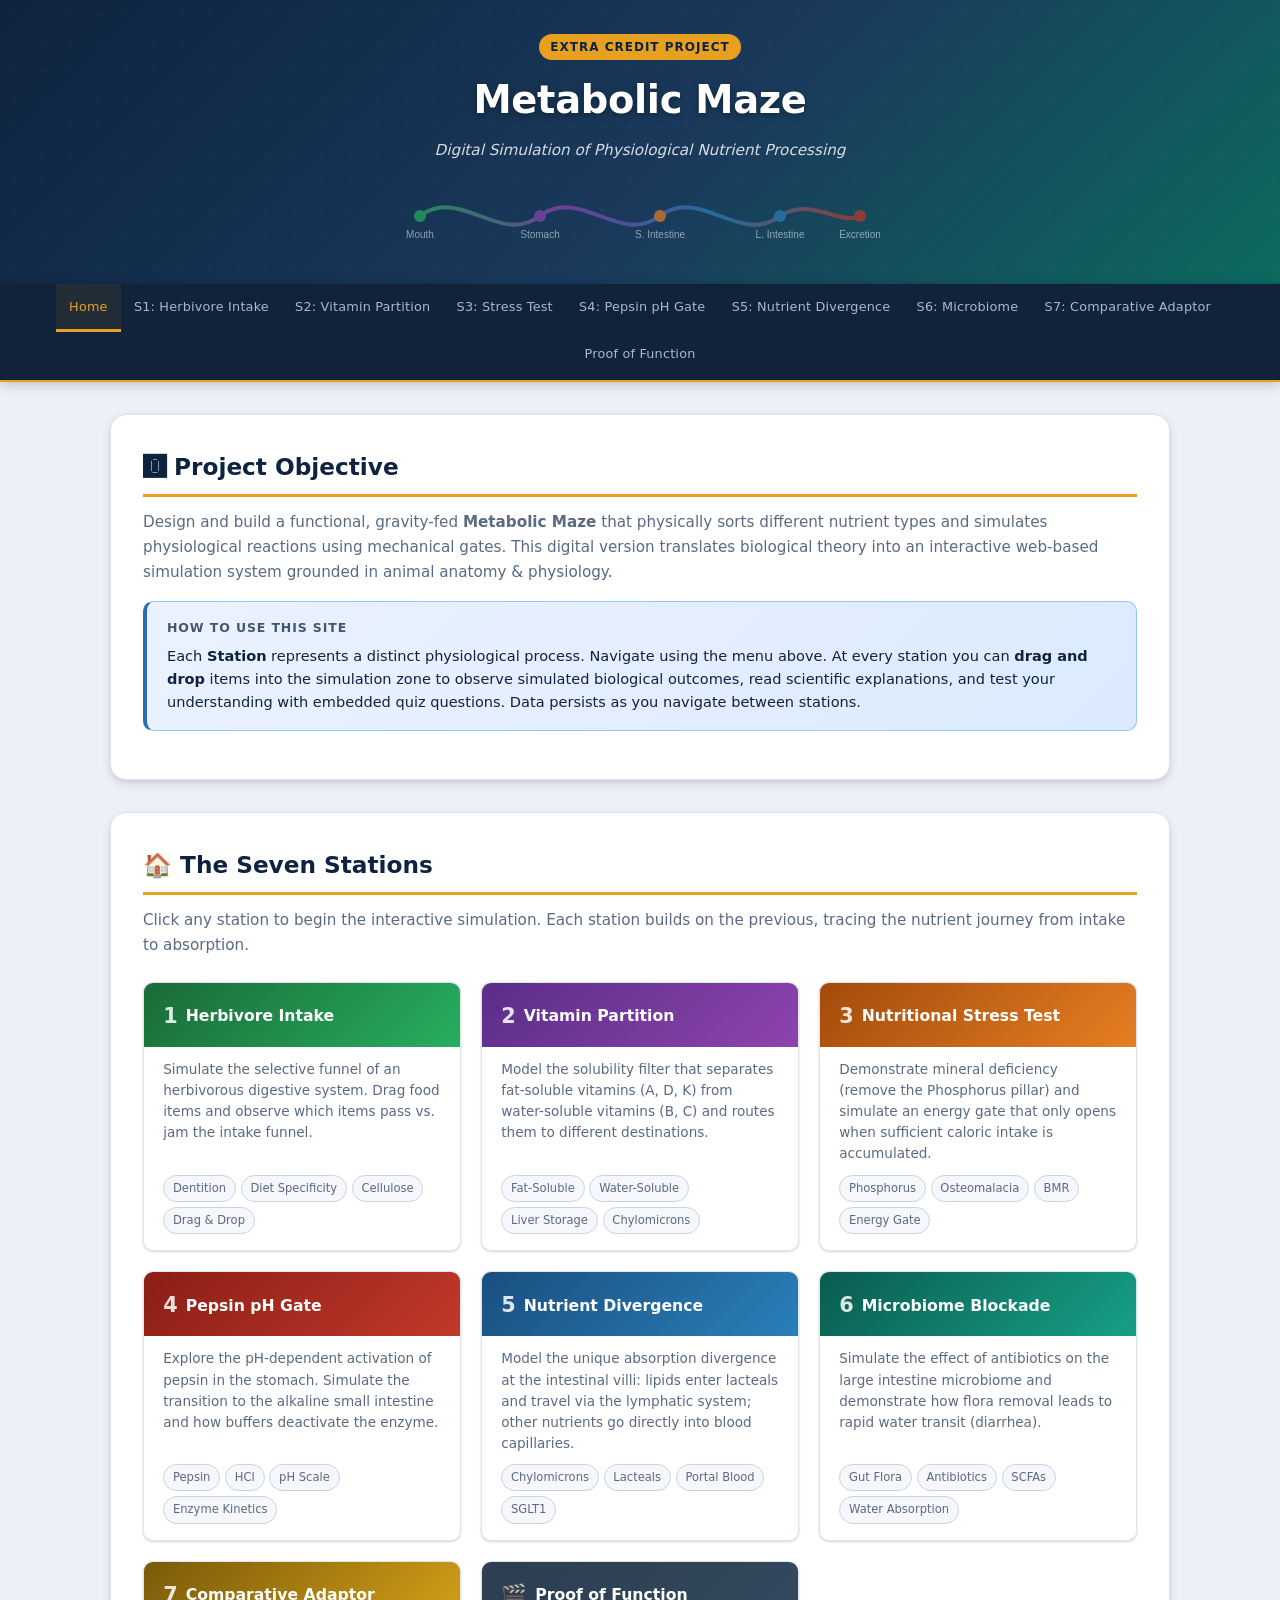
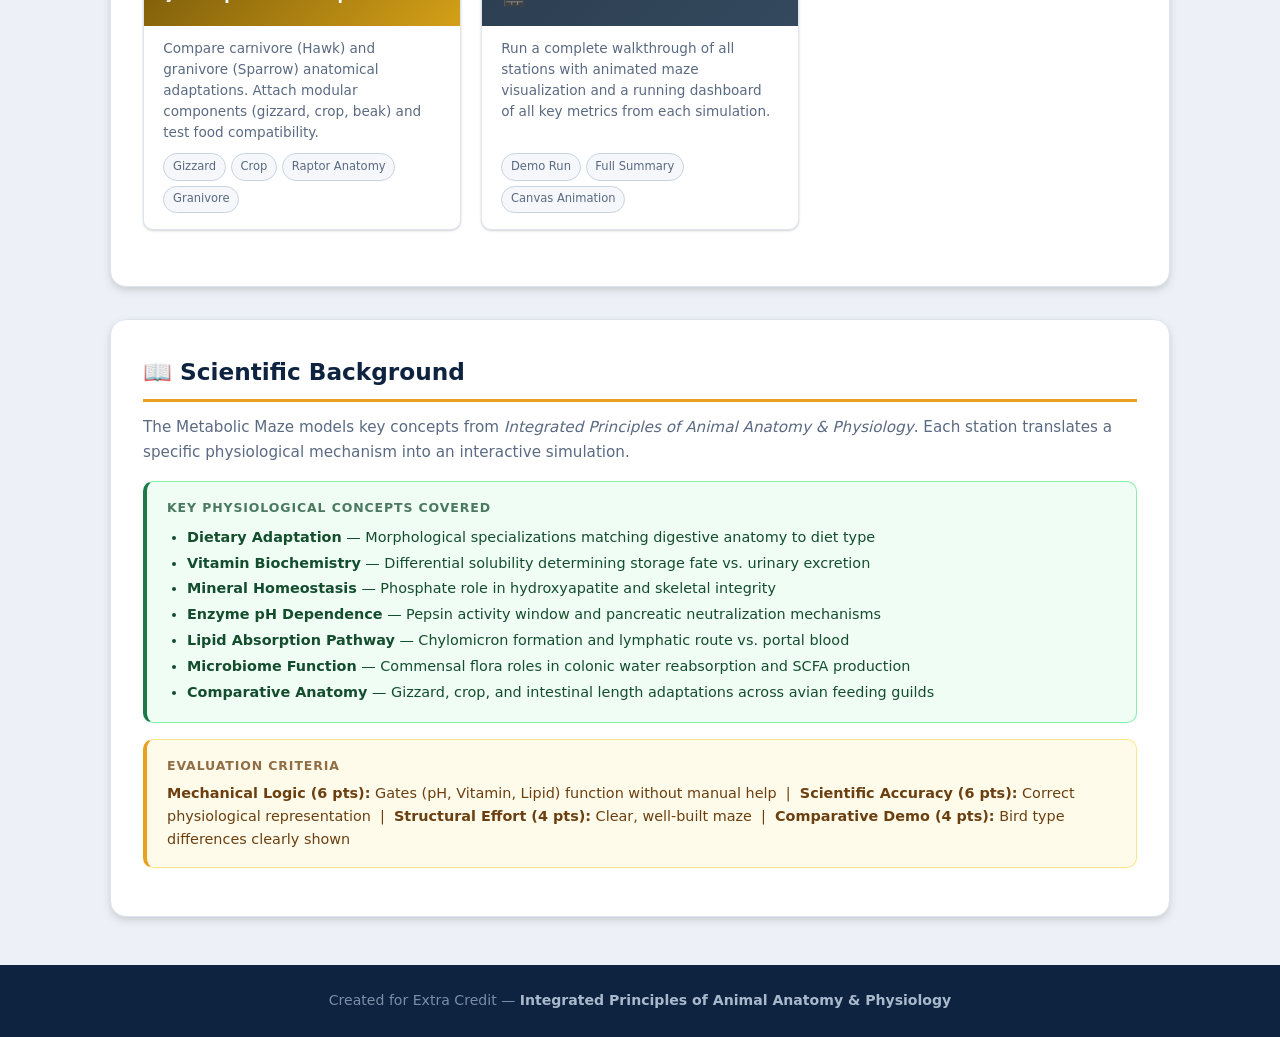
<file: index.html>
<!DOCTYPE html>
<html lang="en">
<head>
    <meta charset="UTF-8">
    <meta name="viewport" content="width=device-width, initial-scale=1.0">
    <title>Metabolic Maze &mdash; Home</title>
    <link rel="stylesheet" href="style.css">
</head>
<body>
    <header>
        <div class="station-badge">Extra Credit Project</div>
        <h1>Metabolic Maze</h1>
        <p>Digital Simulation of Physiological Nutrient Processing</p>
        <!-- Inline SVG digestive pathway diagram -->
        <svg width="480" height="80" viewBox="0 0 480 80" xmlns="http://www.w3.org/2000/svg" style="display:block;margin:.75rem auto 0;opacity:.7;">
            <defs>
                <linearGradient id="pipGrad" x1="0" y1="0" x2="1" y2="0">
                    <stop offset="0%"   stop-color="#27ae60"/>
                    <stop offset="33%"  stop-color="#8e44ad"/>
                    <stop offset="66%"  stop-color="#2980b9"/>
                    <stop offset="100%" stop-color="#c0392b"/>
                </linearGradient>
            </defs>
            <path d="M20,40 C60,10 100,70 140,40 C180,10 220,70 260,40 C300,10 340,70 380,40 C410,20 440,50 460,40"
                  stroke="url(#pipGrad)" stroke-width="4" fill="none" stroke-linecap="round"/>
            <circle cx="20"  cy="40" r="6" fill="#27ae60"/>
            <circle cx="140" cy="40" r="6" fill="#8e44ad"/>
            <circle cx="260" cy="40" r="6" fill="#e67e22"/>
            <circle cx="380" cy="40" r="6" fill="#2980b9"/>
            <circle cx="460" cy="40" r="6" fill="#c0392b"/>
            <text x="20"  y="62" font-family="sans-serif" font-size="10" fill="rgba(255,255,255,.75)" text-anchor="middle">Mouth</text>
            <text x="140" y="62" font-family="sans-serif" font-size="10" fill="rgba(255,255,255,.75)" text-anchor="middle">Stomach</text>
            <text x="260" y="62" font-family="sans-serif" font-size="10" fill="rgba(255,255,255,.75)" text-anchor="middle">S. Intestine</text>
            <text x="380" y="62" font-family="sans-serif" font-size="10" fill="rgba(255,255,255,.75)" text-anchor="middle">L. Intestine</text>
            <text x="460" y="62" font-family="sans-serif" font-size="10" fill="rgba(255,255,255,.75)" text-anchor="middle">Excretion</text>
        </svg>
    </header>

    <nav>
        <ul>
            <li><a href="index.html">Home</a></li>
            <li><a href="station1.html">S1: Herbivore Intake</a></li>
            <li><a href="station2.html">S2: Vitamin Partition</a></li>
            <li><a href="station3.html">S3: Stress Test</a></li>
            <li><a href="station4.html">S4: Pepsin pH Gate</a></li>
            <li><a href="station5.html">S5: Nutrient Divergence</a></li>
            <li><a href="station6.html">S6: Microbiome</a></li>
            <li><a href="station7.html">S7: Comparative Adaptor</a></li>
            <li><a href="demo.html">Proof of Function</a></li>
        </ul>
    </nav>

    <main>
        <!-- Objective Section -->
        <section id="intro">
            <h2>&#127358; Project Objective</h2>
            <p class="section-desc">
                Design and build a functional, gravity-fed <strong>Metabolic Maze</strong> that physically sorts different
                nutrient types and simulates physiological reactions using mechanical gates. This digital version translates
                biological theory into an interactive web-based simulation system grounded in animal anatomy & physiology.
            </p>

            <div class="fact-panel">
                <div class="panel-title">How to Use This Site</div>
                <p>Each <strong>Station</strong> represents a distinct physiological process. Navigate using the menu above.
                   At every station you can <strong>drag and drop</strong> items into the simulation zone to observe
                   simulated biological outcomes, read scientific explanations, and test your understanding with
                   embedded quiz questions. Data persists as you navigate between stations.</p>
            </div>
        </section>

        <!-- Station Cards Grid -->
        <section>
            <h2>&#127968; The Seven Stations</h2>
            <p class="section-desc">Click any station to begin the interactive simulation. Each station builds on the previous, tracing the nutrient journey from intake to absorption.</p>

            <div class="station-grid">
                <a href="station1.html" class="station-card">
                    <div class="station-card-header card-s1">
                        <span class="s-num">1</span> Herbivore Intake
                    </div>
                    <div class="station-card-body">
                        <p>Simulate the selective funnel of an herbivorous digestive system. Drag food items and observe which items pass vs. jam the intake funnel.</p>
                        <div class="station-card-tags">
                            <span class="tag">Dentition</span>
                            <span class="tag">Diet Specificity</span>
                            <span class="tag">Cellulose</span>
                            <span class="tag">Drag & Drop</span>
                        </div>
                    </div>
                </a>

                <a href="station2.html" class="station-card">
                    <div class="station-card-header card-s2">
                        <span class="s-num">2</span> Vitamin Partition
                    </div>
                    <div class="station-card-body">
                        <p>Model the solubility filter that separates fat-soluble vitamins (A, D, K) from water-soluble vitamins (B, C) and routes them to different destinations.</p>
                        <div class="station-card-tags">
                            <span class="tag">Fat-Soluble</span>
                            <span class="tag">Water-Soluble</span>
                            <span class="tag">Liver Storage</span>
                            <span class="tag">Chylomicrons</span>
                        </div>
                    </div>
                </a>

                <a href="station3.html" class="station-card">
                    <div class="station-card-header card-s3">
                        <span class="s-num">3</span> Nutritional Stress Test
                    </div>
                    <div class="station-card-body">
                        <p>Demonstrate mineral deficiency (remove the Phosphorus pillar) and simulate an energy gate that only opens when sufficient caloric intake is accumulated.</p>
                        <div class="station-card-tags">
                            <span class="tag">Phosphorus</span>
                            <span class="tag">Osteomalacia</span>
                            <span class="tag">BMR</span>
                            <span class="tag">Energy Gate</span>
                        </div>
                    </div>
                </a>

                <a href="station4.html" class="station-card">
                    <div class="station-card-header card-s4">
                        <span class="s-num">4</span> Pepsin pH Gate
                    </div>
                    <div class="station-card-body">
                        <p>Explore the pH-dependent activation of pepsin in the stomach. Simulate the transition to the alkaline small intestine and how buffers deactivate the enzyme.</p>
                        <div class="station-card-tags">
                            <span class="tag">Pepsin</span>
                            <span class="tag">HCl</span>
                            <span class="tag">pH Scale</span>
                            <span class="tag">Enzyme Kinetics</span>
                        </div>
                    </div>
                </a>

                <a href="station5.html" class="station-card">
                    <div class="station-card-header card-s5">
                        <span class="s-num">5</span> Nutrient Divergence
                    </div>
                    <div class="station-card-body">
                        <p>Model the unique absorption divergence at the intestinal villi: lipids enter lacteals and travel via the lymphatic system; other nutrients go directly into blood capillaries.</p>
                        <div class="station-card-tags">
                            <span class="tag">Chylomicrons</span>
                            <span class="tag">Lacteals</span>
                            <span class="tag">Portal Blood</span>
                            <span class="tag">SGLT1</span>
                        </div>
                    </div>
                </a>

                <a href="station6.html" class="station-card">
                    <div class="station-card-header card-s6">
                        <span class="s-num">6</span> Microbiome Blockade
                    </div>
                    <div class="station-card-body">
                        <p>Simulate the effect of antibiotics on the large intestine microbiome and demonstrate how flora removal leads to rapid water transit (diarrhea).</p>
                        <div class="station-card-tags">
                            <span class="tag">Gut Flora</span>
                            <span class="tag">Antibiotics</span>
                            <span class="tag">SCFAs</span>
                            <span class="tag">Water Absorption</span>
                        </div>
                    </div>
                </a>

                <a href="station7.html" class="station-card">
                    <div class="station-card-header card-s7">
                        <span class="s-num">7</span> Comparative Adaptor
                    </div>
                    <div class="station-card-body">
                        <p>Compare carnivore (Hawk) and granivore (Sparrow) anatomical adaptations. Attach modular components (gizzard, crop, beak) and test food compatibility.</p>
                        <div class="station-card-tags">
                            <span class="tag">Gizzard</span>
                            <span class="tag">Crop</span>
                            <span class="tag">Raptor Anatomy</span>
                            <span class="tag">Granivore</span>
                        </div>
                    </div>
                </a>

                <a href="demo.html" class="station-card">
                    <div class="station-card-header card-demo">
                        <span class="s-num">&#127916;</span> Proof of Function
                    </div>
                    <div class="station-card-body">
                        <p>Run a complete walkthrough of all stations with animated maze visualization and a running dashboard of all key metrics from each simulation.</p>
                        <div class="station-card-tags">
                            <span class="tag">Demo Run</span>
                            <span class="tag">Full Summary</span>
                            <span class="tag">Canvas Animation</span>
                        </div>
                    </div>
                </a>
            </div>
        </section>

        <!-- Scientific Context -->
        <section>
            <h2>&#128214; Scientific Background</h2>
            <p class="section-desc">
                The Metabolic Maze models key concepts from <em>Integrated Principles of Animal Anatomy & Physiology</em>.
                Each station translates a specific physiological mechanism into an interactive simulation.
            </p>

            <div class="concept-panel">
                <div class="panel-title">Key Physiological Concepts Covered</div>
                <ul style="padding-left:1.25rem;margin-top:.4rem;font-size:.9rem;line-height:1.8;">
                    <li><strong>Dietary Adaptation</strong> &mdash; Morphological specializations matching digestive anatomy to diet type</li>
                    <li><strong>Vitamin Biochemistry</strong> &mdash; Differential solubility determining storage fate vs. urinary excretion</li>
                    <li><strong>Mineral Homeostasis</strong> &mdash; Phosphate role in hydroxyapatite and skeletal integrity</li>
                    <li><strong>Enzyme pH Dependence</strong> &mdash; Pepsin activity window and pancreatic neutralization mechanisms</li>
                    <li><strong>Lipid Absorption Pathway</strong> &mdash; Chylomicron formation and lymphatic route vs. portal blood</li>
                    <li><strong>Microbiome Function</strong> &mdash; Commensal flora roles in colonic water reabsorption and SCFA production</li>
                    <li><strong>Comparative Anatomy</strong> &mdash; Gizzard, crop, and intestinal length adaptations across avian feeding guilds</li>
                </ul>
            </div>

            <div class="warn-panel">
                <div class="panel-title">Evaluation Criteria</div>
                <p style="margin-top:.3rem;font-size:.9rem;">
                    <strong>Mechanical Logic (6 pts):</strong> Gates (pH, Vitamin, Lipid) function without manual help &nbsp;|&nbsp;
                    <strong>Scientific Accuracy (6 pts):</strong> Correct physiological representation &nbsp;|&nbsp;
                    <strong>Structural Effort (4 pts):</strong> Clear, well-built maze &nbsp;|&nbsp;
                    <strong>Comparative Demo (4 pts):</strong> Bird type differences clearly shown
                </p>
            </div>
        </section>
    </main>

    <footer>
        <p>Created for Extra Credit &mdash; <strong>Integrated Principles of Animal Anatomy & Physiology</strong></p>
    </footer>

    <script src="script.js"></script>
</body>
</html>
</file>
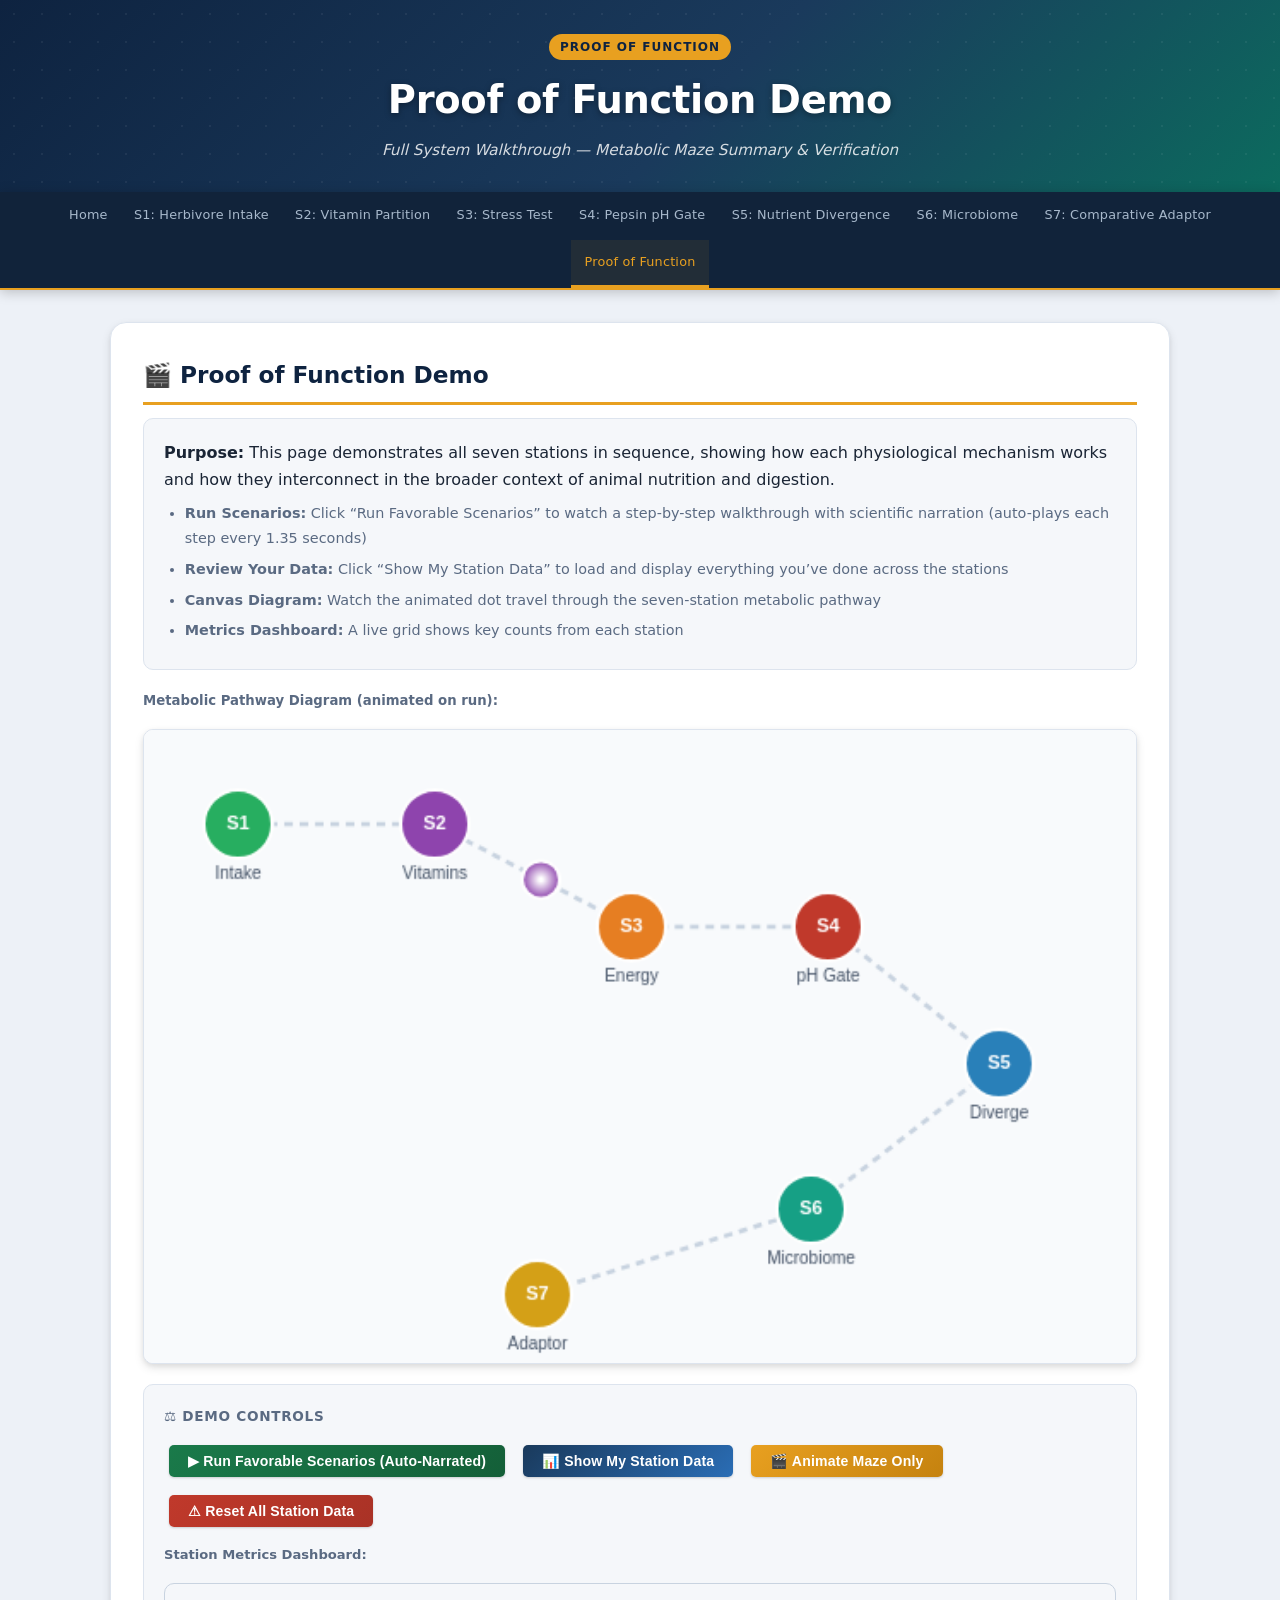
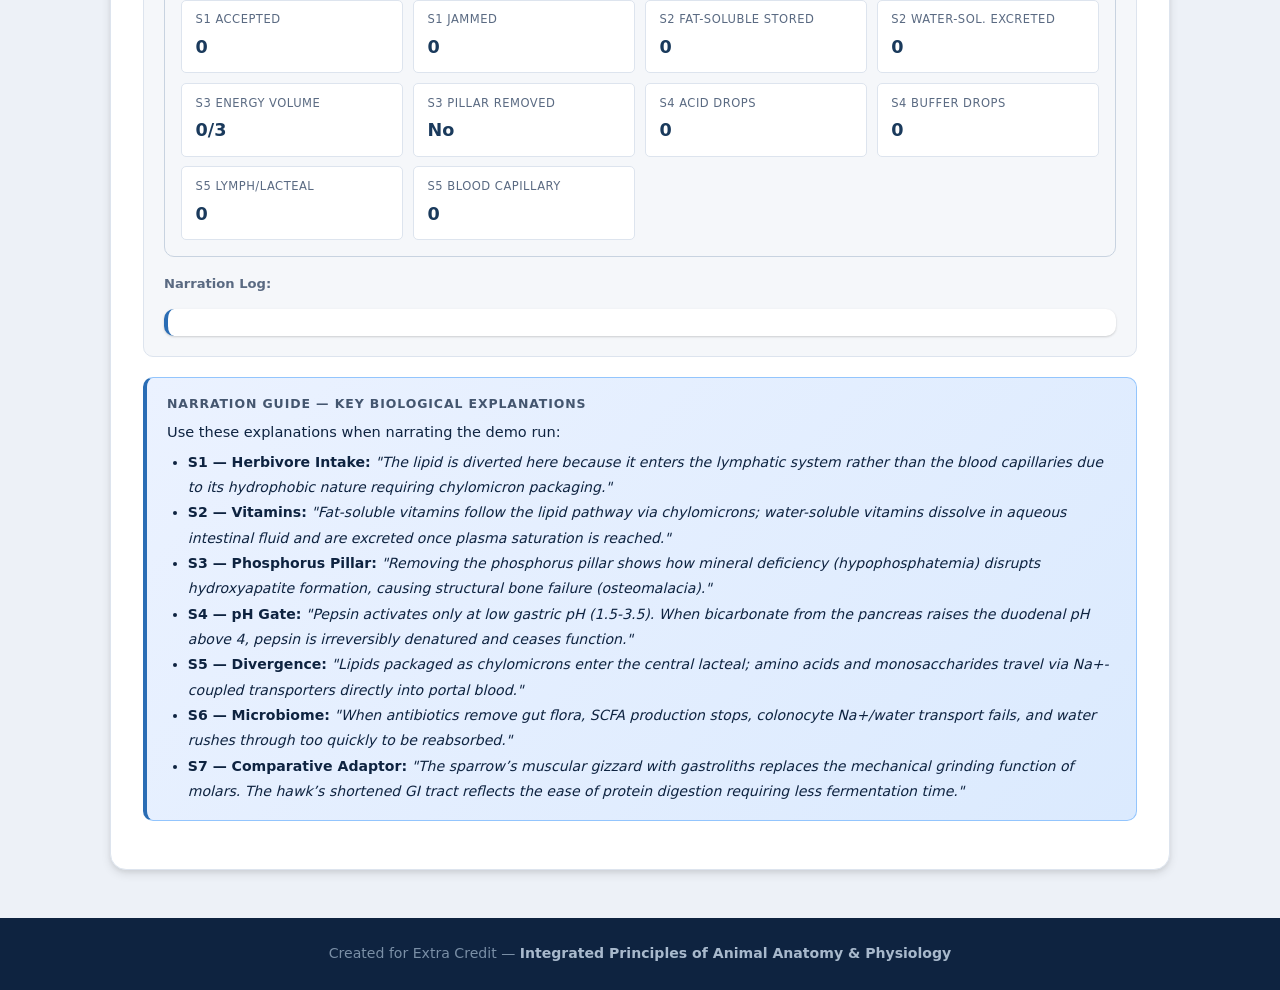
<file: demo.html>
<!DOCTYPE html>
<html lang="en">
<head>
    <meta charset="UTF-8">
    <meta name="viewport" content="width=device-width, initial-scale=1.0">
    <title>Proof of Function Demo &mdash; Metabolic Maze</title>
    <link rel="stylesheet" href="style.css">
</head>
<body>
    <header>
        <div class="station-badge">Proof of Function</div>
        <h1>Proof of Function Demo</h1>
        <p>Full System Walkthrough &mdash; Metabolic Maze Summary & Verification</p>
    </header>

    <nav>
        <ul>
            <li><a href="index.html">Home</a></li>
            <li><a href="station1.html">S1: Herbivore Intake</a></li>
            <li><a href="station2.html">S2: Vitamin Partition</a></li>
            <li><a href="station3.html">S3: Stress Test</a></li>
            <li><a href="station4.html">S4: Pepsin pH Gate</a></li>
            <li><a href="station5.html">S5: Nutrient Divergence</a></li>
            <li><a href="station6.html">S6: Microbiome</a></li>
            <li><a href="station7.html">S7: Comparative Adaptor</a></li>
            <li><a href="demo.html">Proof of Function</a></li>
        </ul>
    </nav>

    <main>
        <section>
            <h2>&#127916; Proof of Function Demo</h2>

            <div class="demo-instructions">
                <p><strong>Purpose:</strong> This page demonstrates all seven stations in sequence, showing how each physiological mechanism works and how they interconnect in the broader context of animal nutrition and digestion.</p>
                <ul>
                    <li><strong>Run Scenarios:</strong> Click &ldquo;Run Favorable Scenarios&rdquo; to watch a step-by-step walkthrough with scientific narration (auto-plays each step every 1.35 seconds)</li>
                    <li><strong>Review Your Data:</strong> Click &ldquo;Show My Station Data&rdquo; to load and display everything you&rsquo;ve done across the stations</li>
                    <li><strong>Canvas Diagram:</strong> Watch the animated dot travel through the seven-station metabolic pathway</li>
                    <li><strong>Metrics Dashboard:</strong> A live grid shows key counts from each station</li>
                </ul>
            </div>

            <!-- Canvas Maze Diagram -->
            <p style="font-size:.83rem;color:#5a6a82;margin:.5rem 0 .2rem;font-weight:600;">Metabolic Pathway Diagram (animated on run):</p>
            <canvas id="maze-canvas" width="580" height="370" style="width:100%;height:auto;"></canvas>

            <div class="simulation">
                <div class="simulation-title">&#9878; Demo Controls</div>

                <div style="display:flex;gap:.5rem;flex-wrap:wrap;margin-bottom:.75rem;">
                    <button onclick="runAllScenarios()" class="btn-success">&#9654; Run Favorable Scenarios (Auto-Narrated)</button>
                    <button onclick="runBasedOnState()">&#128202; Show My Station Data</button>
                    <button onclick="animateMaze()" class="btn-warning">&#127916; Animate Maze Only</button>
                    <button onclick="resetAllData()" class="btn-danger">&#9888; Reset All Station Data</button>
                </div>

                <div id="debug-output"></div>

                <!-- Metrics Dashboard -->
                <p style="font-size:.82rem;font-weight:600;color:#5a6a82;margin-bottom:.4rem;">Station Metrics Dashboard:</p>
                <div id="demo-meters">
                    <div class="demo-stat"><span class="demo-stat-label">S1 Accepted</span><span class="demo-stat-value" id="dm-s1a">0</span></div>
                    <div class="demo-stat"><span class="demo-stat-label">S1 Jammed</span><span class="demo-stat-value" id="dm-s1j">0</span></div>
                    <div class="demo-stat"><span class="demo-stat-label">S2 Fat-Soluble Stored</span><span class="demo-stat-value" id="dm-s2f">0</span></div>
                    <div class="demo-stat"><span class="demo-stat-label">S2 Water-Sol. Excreted</span><span class="demo-stat-value" id="dm-s2w">0</span></div>
                    <div class="demo-stat"><span class="demo-stat-label">S3 Energy Volume</span><span class="demo-stat-value" id="dm-s3e">0/3</span></div>
                    <div class="demo-stat"><span class="demo-stat-label">S3 Pillar Removed</span><span class="demo-stat-value" id="dm-s3p">No</span></div>
                    <div class="demo-stat"><span class="demo-stat-label">S4 Acid Drops</span><span class="demo-stat-value" id="dm-s4a">0</span></div>
                    <div class="demo-stat"><span class="demo-stat-label">S4 Buffer Drops</span><span class="demo-stat-value" id="dm-s4b">0</span></div>
                    <div class="demo-stat"><span class="demo-stat-label">S5 Lymph/Lacteal</span><span class="demo-stat-value" id="dm-s5l">0</span></div>
                    <div class="demo-stat"><span class="demo-stat-label">S5 Blood Capillary</span><span class="demo-stat-value" id="dm-s5c">0</span></div>
                </div>

                <p style="font-size:.82rem;font-weight:600;color:#5a6a82;margin:.75rem 0 .4rem;">Narration Log:</p>
                <div id="demo-result" class="result" style="opacity:1;max-height:450px;overflow-y:auto;"></div>
            </div>

            <!-- Biological Summary -->
            <div class="fact-panel" style="margin-top:1.25rem;">
                <div class="panel-title">Narration Guide &mdash; Key Biological Explanations</div>
                <p>Use these explanations when narrating the demo run:</p>
                <ul style="padding-left:1.3rem;margin-top:.4rem;font-size:.88rem;line-height:1.8;">
                    <li><strong>S1 &mdash; Herbivore Intake:</strong> <em>"The lipid is diverted here because it enters the lymphatic system rather than the blood capillaries due to its hydrophobic nature requiring chylomicron packaging."</em></li>
                    <li><strong>S2 &mdash; Vitamins:</strong> <em>"Fat-soluble vitamins follow the lipid pathway via chylomicrons; water-soluble vitamins dissolve in aqueous intestinal fluid and are excreted once plasma saturation is reached."</em></li>
                    <li><strong>S3 &mdash; Phosphorus Pillar:</strong> <em>"Removing the phosphorus pillar shows how mineral deficiency (hypophosphatemia) disrupts hydroxyapatite formation, causing structural bone failure (osteomalacia)."</em></li>
                    <li><strong>S4 &mdash; pH Gate:</strong> <em>"Pepsin activates only at low gastric pH (1.5-3.5). When bicarbonate from the pancreas raises the duodenal pH above 4, pepsin is irreversibly denatured and ceases function."</em></li>
                    <li><strong>S5 &mdash; Divergence:</strong> <em>"Lipids packaged as chylomicrons enter the central lacteal; amino acids and monosaccharides travel via Na+-coupled transporters directly into portal blood."</em></li>
                    <li><strong>S6 &mdash; Microbiome:</strong> <em>"When antibiotics remove gut flora, SCFA production stops, colonocyte Na+/water transport fails, and water rushes through too quickly to be reabsorbed."</em></li>
                    <li><strong>S7 &mdash; Comparative Adaptor:</strong> <em>"The sparrow&rsquo;s muscular gizzard with gastroliths replaces the mechanical grinding function of molars. The hawk&rsquo;s shortened GI tract reflects the ease of protein digestion requiring less fermentation time."</em></li>
                </ul>
            </div>
        </section>
    </main>

    <footer>
        <p>Created for Extra Credit &mdash; <strong>Integrated Principles of Animal Anatomy & Physiology</strong></p>
    </footer>

    <script src="script.js"></script>
    <script>
        // Initialize demo page metrics from saved state
        window.addEventListener('DOMContentLoaded', function() {
            loadState();
            updateDemoPageMetrics();
            animateMaze();
        });

        function updateDemoPageMetrics() {
            var el = function(id) { return document.getElementById(id); };
            if (el('dm-s1a')) el('dm-s1a').textContent = intakeAccepted;
            if (el('dm-s1j')) el('dm-s1j').textContent = intakeJammed;
            if (el('dm-s2f')) el('dm-s2f').textContent = fatCount;
            if (el('dm-s2w')) el('dm-s2w').textContent = waterCount;
            if (el('dm-s3e')) el('dm-s3e').textContent = energyTotal + '/3';
            if (el('dm-s3p')) el('dm-s3p').textContent = pillarRemovedFlag ? 'Yes' : 'No';
            if (el('dm-s4a')) el('dm-s4a').textContent = acidCount;
            if (el('dm-s4b')) el('dm-s4b').textContent = bufferCount;
            if (el('dm-s5l')) el('dm-s5l').textContent = lymphCount;
            if (el('dm-s5c')) el('dm-s5c').textContent = capillaryCount;
        }

        function resetAllData() {
            if (!confirm('Reset ALL station data? This clears all progress.')) return;
            localStorage.removeItem('demoState');
            intakeAccepted = 0; intakeJammed = 0;
            fatCount = 0; waterCount = 0;
            lymphCount = 0; capillaryCount = 0;
            energyTotal = 0; pillarRemovedFlag = false;
            pHState = { acid:false, inhibitor:false, buffer:false, protein:false };
            acidCount = 0; bufferCount = 0; inhibitorCount = 0; proteinCount = 0;
            completedStations = [];
            adaptorState = {
                hawk:    { sparrow:false, hawk:false, crop:false, longtube:false, sharpbeak:false },
                sparrow: { sparrow:false, hawk:false, crop:false, longtube:false, sharpbeak:false }
            };
            updateDemoPageMetrics();
            var r = document.getElementById('demo-result');
            if (r) { r.innerHTML = '<p style="color:#5a6a82;font-style:italic;">All station data cleared. Visit each station to begin fresh.</p>'; r.classList.add("show"); }
        }
    </script>
</body>
</html>
</file>
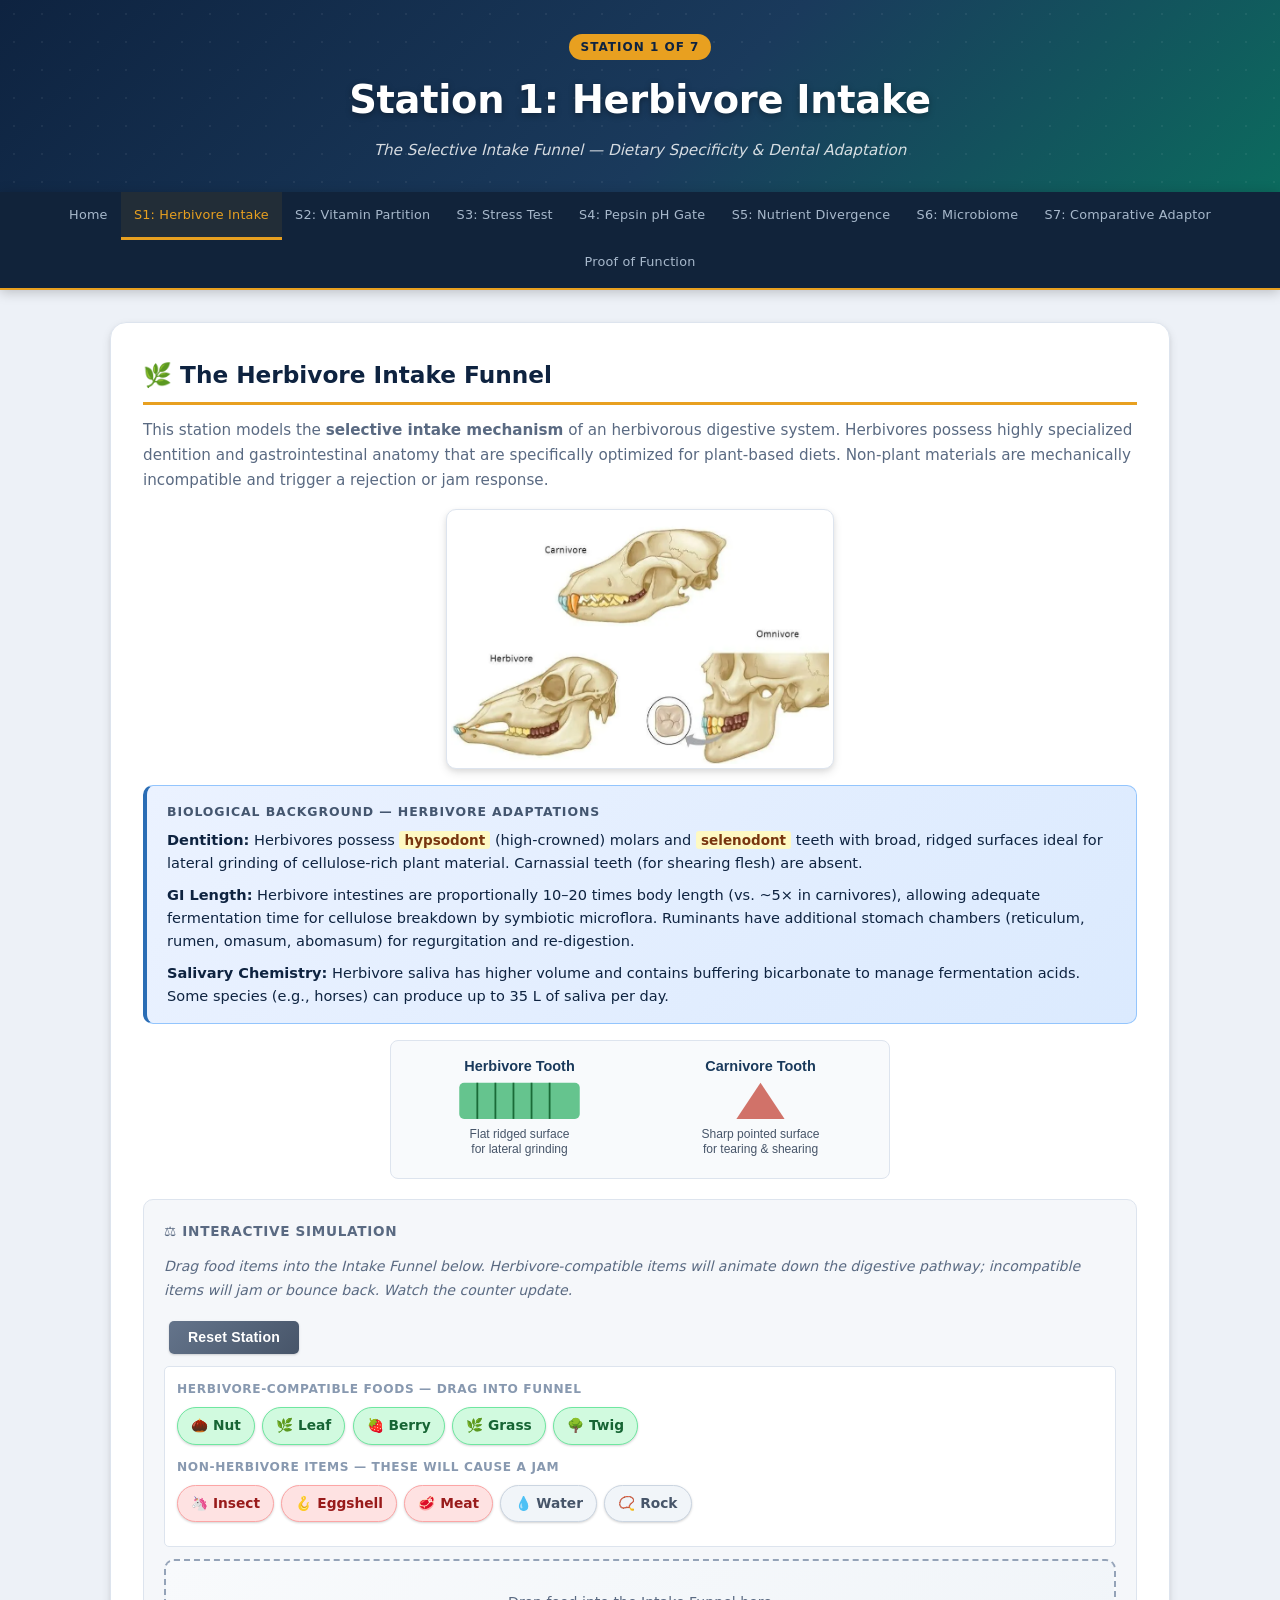
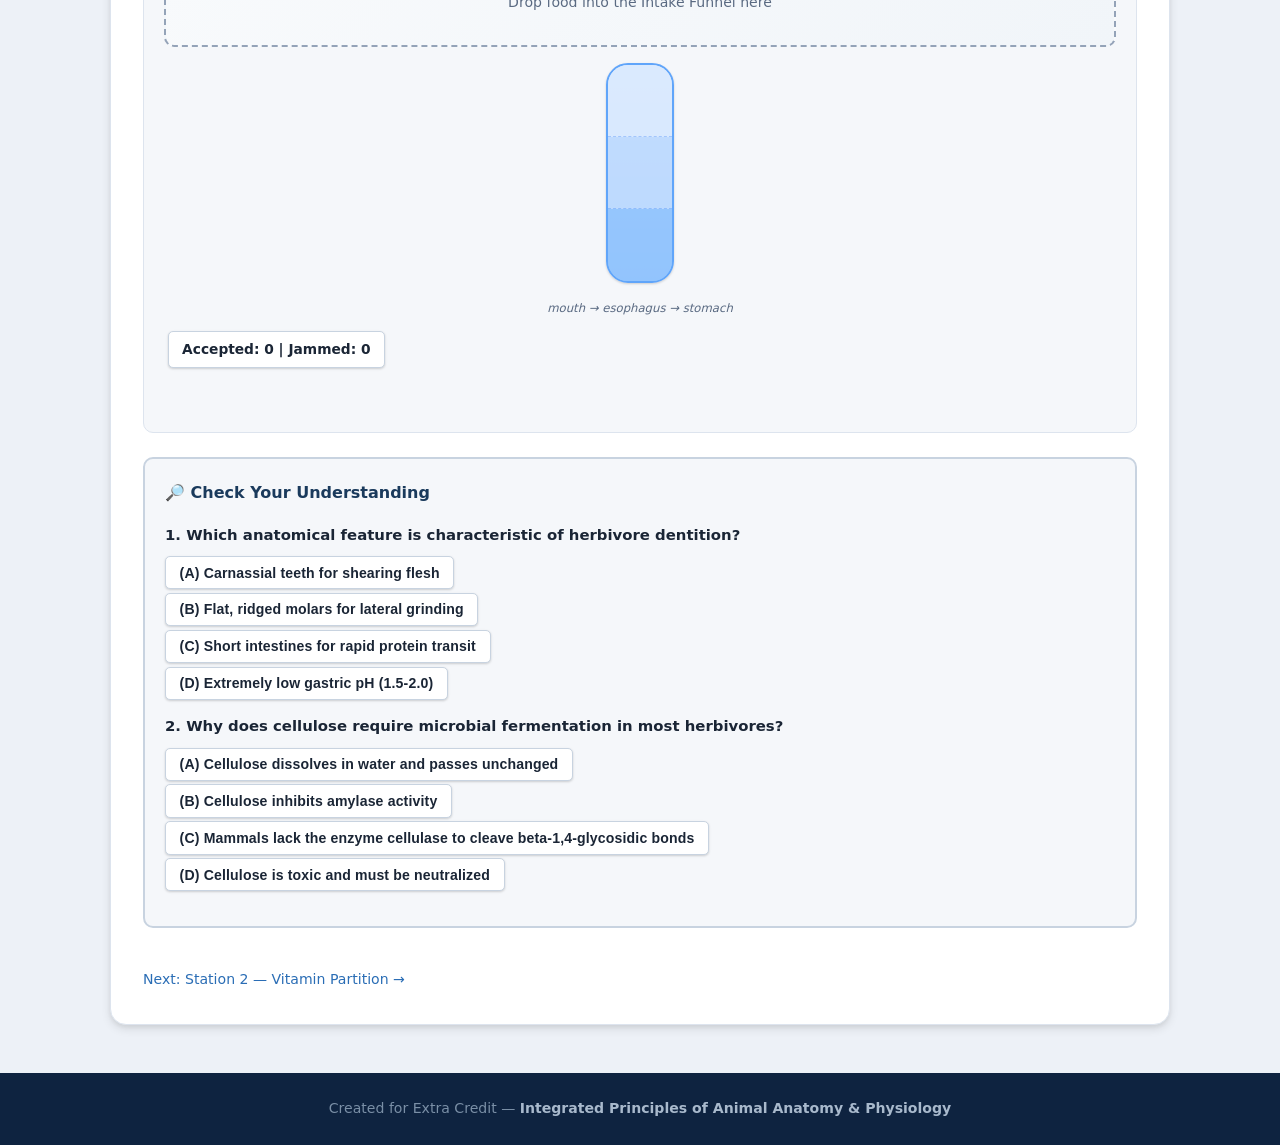
<file: station1.html>
<!DOCTYPE html>
<html lang="en">
<head>
    <meta charset="UTF-8">
    <meta name="viewport" content="width=device-width, initial-scale=1.0">
    <title>Station 1: Herbivore Intake &mdash; Metabolic Maze</title>
    <link rel="stylesheet" href="style.css">
</head>
<body>
    <header>
        <div class="station-badge">Station 1 of 7</div>
        <h1>Station 1: Herbivore Intake</h1>
        <p>The Selective Intake Funnel &mdash; Dietary Specificity & Dental Adaptation</p>
    </header>

    <nav>
        <ul>
            <li><a href="index.html">Home</a></li>
            <li><a href="station1.html">S1: Herbivore Intake</a></li>
            <li><a href="station2.html">S2: Vitamin Partition</a></li>
            <li><a href="station3.html">S3: Stress Test</a></li>
            <li><a href="station4.html">S4: Pepsin pH Gate</a></li>
            <li><a href="station5.html">S5: Nutrient Divergence</a></li>
            <li><a href="station6.html">S6: Microbiome</a></li>
            <li><a href="station7.html">S7: Comparative Adaptor</a></li>
            <li><a href="demo.html">Proof of Function</a></li>
        </ul>
    </nav>

    <main>
        <section>
            <h2>&#127807; The Herbivore Intake Funnel</h2>
            <p class="section-desc">
                This station models the <strong>selective intake mechanism</strong> of an herbivorous digestive system.
                Herbivores possess highly specialized dentition and gastrointestinal anatomy that are specifically
                optimized for plant-based diets. Non-plant materials are mechanically incompatible and trigger
                a rejection or jam response.
            </p>

            <img src="images/herbivore_teeth.png" alt="Herbivore Teeth Anatomy" class="section-image"/>

            <!-- Biological Background -->
            <div class="fact-panel">
                <div class="panel-title">Biological Background &mdash; Herbivore Adaptations</div>
                <p><strong>Dentition:</strong> Herbivores possess <span class="term">hypsodont</span> (high-crowned) molars and <span class="term">selenodont</span> teeth with broad, ridged surfaces ideal for lateral grinding of cellulose-rich plant material. Carnassial teeth (for shearing flesh) are absent.</p>
                <p style="margin-top:.5rem;"><strong>GI Length:</strong> Herbivore intestines are proportionally 10&ndash;20 times body length (vs. ~5&times; in carnivores), allowing adequate fermentation time for cellulose breakdown by symbiotic microflora. Ruminants have additional stomach chambers (reticulum, rumen, omasum, abomasum) for regurgitation and re-digestion.</p>
                <p style="margin-top:.5rem;"><strong>Salivary Chemistry:</strong> Herbivore saliva has higher volume and contains buffering bicarbonate to manage fermentation acids. Some species (e.g., horses) can produce up to 35&nbsp;L of saliva per day.</p>
            </div>

            <!-- SVG Teeth Comparison -->
            <svg viewBox="0 0 400 100" xmlns="http://www.w3.org/2000/svg" style="display:block;max-width:500px;margin:1rem auto;background:#f8fafc;border-radius:8px;border:1px solid #dde4ee;padding:8px;">
                <text x="100" y="18" font-family="sans-serif" font-size="12" font-weight="bold" fill="#1a3a5c" text-anchor="middle">Herbivore Tooth</text>
                <text x="300" y="18" font-family="sans-serif" font-size="12" font-weight="bold" fill="#1a3a5c" text-anchor="middle">Carnivore Tooth</text>
                <!-- Herbivore flat molar -->
                <rect x="50" y="28" width="100" height="30" rx="4" fill="#27ae60" opacity=".7"/>
                <line x1="65"  y1="28" x2="65"  y2="58" stroke="#1a6b38" stroke-width="1.5"/>
                <line x1="80"  y1="28" x2="80"  y2="58" stroke="#1a6b38" stroke-width="1.5"/>
                <line x1="95"  y1="28" x2="95"  y2="58" stroke="#1a6b38" stroke-width="1.5"/>
                <line x1="110" y1="28" x2="110" y2="58" stroke="#1a6b38" stroke-width="1.5"/>
                <line x1="125" y1="28" x2="125" y2="58" stroke="#1a6b38" stroke-width="1.5"/>
                <text x="100" y="74" font-family="sans-serif" font-size="10" fill="#475569" text-anchor="middle">Flat ridged surface</text>
                <text x="100" y="86" font-family="sans-serif" font-size="10" fill="#475569" text-anchor="middle">for lateral grinding</text>
                <!-- Carnivore pointed canine -->
                <polygon points="280,58 300,28 320,58" fill="#c0392b" opacity=".7"/>
                <text x="300" y="74" font-family="sans-serif" font-size="10" fill="#475569" text-anchor="middle">Sharp pointed surface</text>
                <text x="300" y="86" font-family="sans-serif" font-size="10" fill="#475569" text-anchor="middle">for tearing & shearing</text>
            </svg>

            <!-- Simulation -->
            <div class="simulation">
                <div class="simulation-title">&#9878; Interactive Simulation</div>
                <p class="sim-instructions">Drag food items into the Intake Funnel below. Herbivore-compatible items will animate down the digestive pathway; incompatible items will jam or bounce back. Watch the counter update.</p>

                <div id="debug-output"></div>

                <div style="display:flex;gap:.5rem;flex-wrap:wrap;margin-bottom:.5rem;">
                    <button onclick="resetIntake()" class="btn-reset">Reset Station</button>
                </div>

                <div class="items-bank">
                    <div class="items-bank-label">Herbivore-Compatible Foods &mdash; drag into funnel</div>
                    <div class="items">
                        <div id="item-nut"   draggable="true" ondragstart="drag(event)" data-type="herbivore" class="draggable"
                             data-tip="Nuts: High lipid, hard lignin coat. Needs flat molar crushing.">&#127792; Nut</div>
                        <div id="item-leaf"  draggable="true" ondragstart="drag(event)" data-type="herbivore" class="draggable"
                             data-tip="Leaf: Cell walls = cellulose. Requires hindgut fermentation.">&#127807; Leaf</div>
                        <div id="item-berry" draggable="true" ondragstart="drag(event)" data-type="herbivore" class="draggable"
                             data-tip="Berry: Simple sugars (fructose/glucose). Easily digested.">&#127827; Berry</div>
                        <div id="item-grass" draggable="true" ondragstart="drag(event)" data-type="herbivore" class="draggable"
                             data-tip="Grass: Silica-rich. Wears teeth; requires rumination in ruminants.">&#127807; Grass</div>
                        <div id="item-twig"  draggable="true" ondragstart="drag(event)" data-type="herbivore" class="draggable"
                             data-tip="Twig: Lignin-rich. Marginal value; only for specialist browsers.">&#127795; Twig</div>
                    </div>
                    <div class="items-bank-label" style="margin-top:.5rem;">Non-Herbivore Items &mdash; these will cause a jam</div>
                    <div class="items">
                        <div id="item-insect"   draggable="true" ondragstart="drag(event)" data-type="carnivore" class="draggable"
                             data-tip="Insect: Chitin exoskeleton. No chitinase in herbivores.">&#129412; Insect</div>
                        <div id="item-eggshell" draggable="true" ondragstart="drag(event)" data-type="carnivore" class="draggable"
                             data-tip="Eggshell: CaCO3. No nutritional value; abrasive.">&#129693; Eggshell</div>
                        <div id="item-meat"     draggable="true" ondragstart="drag(event)" data-type="carnivore" class="draggable"
                             data-tip="Meat: Requires pepsin at pH 1.5-2.5. Incompatible.">&#129385; Meat</div>
                        <div id="item-water"    draggable="true" ondragstart="drag(event)" data-type="other"     class="draggable"
                             data-tip="Water: Neutral. Absorbed in large intestine.">&#128167; Water</div>
                        <div id="item-rock"     draggable="true" ondragstart="drag(event)" data-type="other"     class="draggable"
                             data-tip="Rock: Inorganic. No value. Used only in gizzards.">&#128255; Rock</div>
                    </div>
                </div>

                <div id="intake-zone" class="dropzone"
                     ondrop="dropIntake(event); removeDragOver(event)"
                     ondragover="allowDrop(event)"
                     ondragleave="removeDragOver(event)">
                    Drop food into the Intake Funnel here
                </div>

                <!-- Visual digestive pathway -->
                <div style="text-align:center;">
                    <div id="intake-path" class="intake-path">
                        <div class="segment head"></div>
                        <div class="segment esophagus"></div>
                        <div class="segment stomach"></div>
                    </div>
                    <div class="path-label">mouth &rarr; esophagus &rarr; stomach</div>
                </div>

                <div style="margin:.5rem 0;">
                    <div id="intake-meter" class="meter">Accepted: 0  |  Jammed: 0</div>
                </div>
                <div id="intake-result" class="result"></div>
            </div>

            <!-- Quiz -->
            <div class="quiz-section">
                <h3>&#128270; Check Your Understanding</h3>

                <div class="quiz-question">
                    <p>1. Which anatomical feature is characteristic of herbivore dentition?</p>
                    <button class="quiz-option" onclick="checkAnswer(this, false, 'Carnassial teeth are found in carnivores (cats, dogs) and are designed for shearing flesh, not grinding plant material.')" >
                        (A) Carnassial teeth for shearing flesh
                    </button>
                    <button class="quiz-option" data-correct="true" onclick="checkAnswer(this, true, 'Correct! Flat, ridged molariform teeth enable the lateral grinding motion needed to break down cellulose-rich plant cell walls.')">
                        (B) Flat, ridged molars for lateral grinding
                    </button>
                    <button class="quiz-option" onclick="checkAnswer(this, false, 'Short intestines are a carnivore adaptation, allowing rapid transit of animal protein with lower fermentation time needed.')">
                        (C) Short intestines for rapid protein transit
                    </button>
                    <button class="quiz-option" onclick="checkAnswer(this, false, 'Extremely low gastric pH (1.5-2.0) is a carnivore adaptation to rapidly denature animal proteins and kill meat-borne pathogens.')">
                        (D) Extremely low gastric pH (1.5-2.0)
                    </button>
                    <div class="quiz-feedback"></div>
                </div>

                <div class="quiz-question">
                    <p>2. Why does cellulose require microbial fermentation in most herbivores?</p>
                    <button class="quiz-option" onclick="checkAnswer(this, false, 'Cellulose is not soluble in water. It is an insoluble structural polysaccharide forming plant cell walls.')">
                        (A) Cellulose dissolves in water and passes unchanged
                    </button>
                    <button class="quiz-option" onclick="checkAnswer(this, false, 'Cellulose does not inhibit digestion enzymes - it simply cannot be cleaved by them as they lack the appropriate active site configuration.')">
                        (B) Cellulose inhibits amylase activity
                    </button>
                    <button class="quiz-option" data-correct="true" onclick="checkAnswer(this, true, 'Correct! Animals lack cellulase. Symbiotic bacteria in the rumen (ruminants) or hindgut (horses, rabbits) produce cellulase and break beta-1,4-glycosidic bonds in cellulose.')">
                        (C) Mammals lack the enzyme cellulase to cleave beta-1,4-glycosidic bonds
                    </button>
                    <button class="quiz-option" onclick="checkAnswer(this, false, 'Cellulose is not toxic. It is inert and passes through without digestion unless fermented by microorganisms.')">
                        (D) Cellulose is toxic and must be neutralized
                    </button>
                    <div class="quiz-feedback"></div>
                </div>
            </div>

            <a href="station2.html" class="back-link">Next: Station 2 &mdash; Vitamin Partition &rarr;</a>
        </section>
    </main>

    <footer>
        <p>Created for Extra Credit &mdash; <strong>Integrated Principles of Animal Anatomy & Physiology</strong></p>
    </footer>

    <script src="script.js"></script>
</body>
</html>
</file>
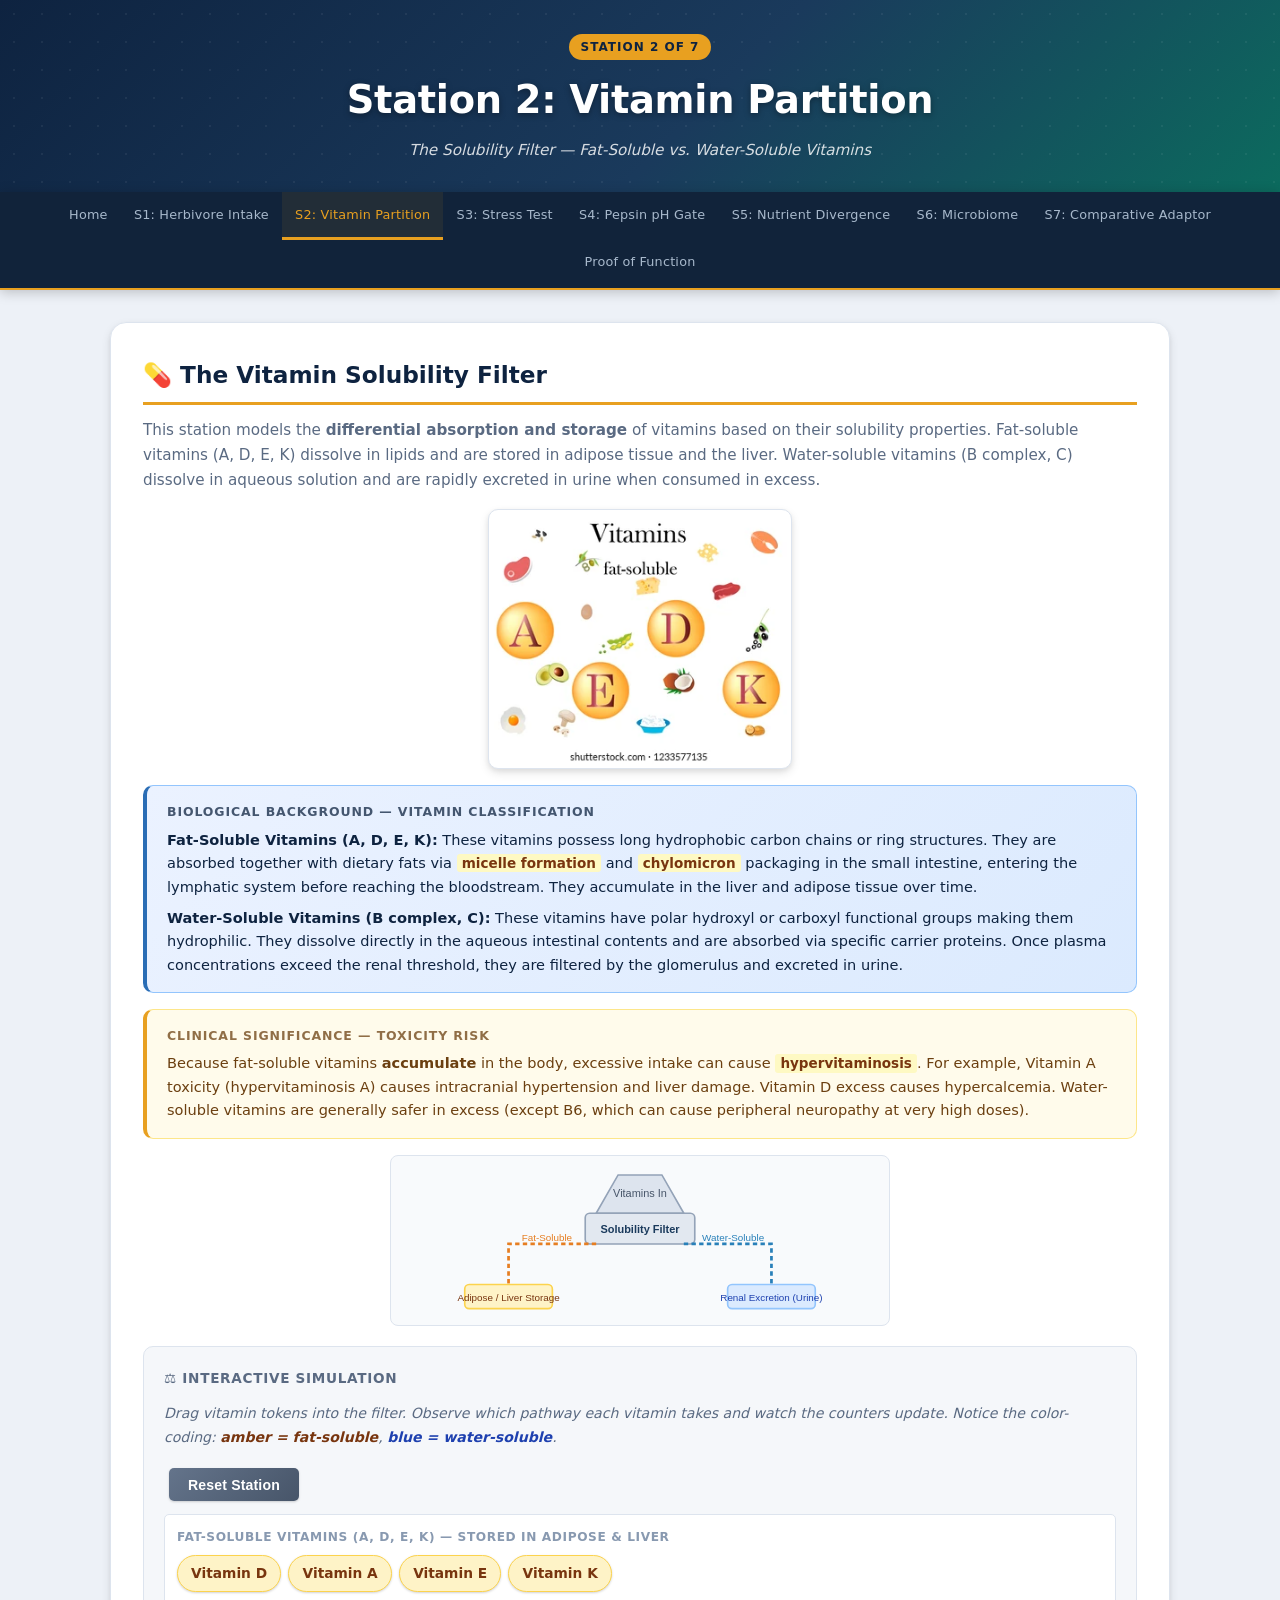
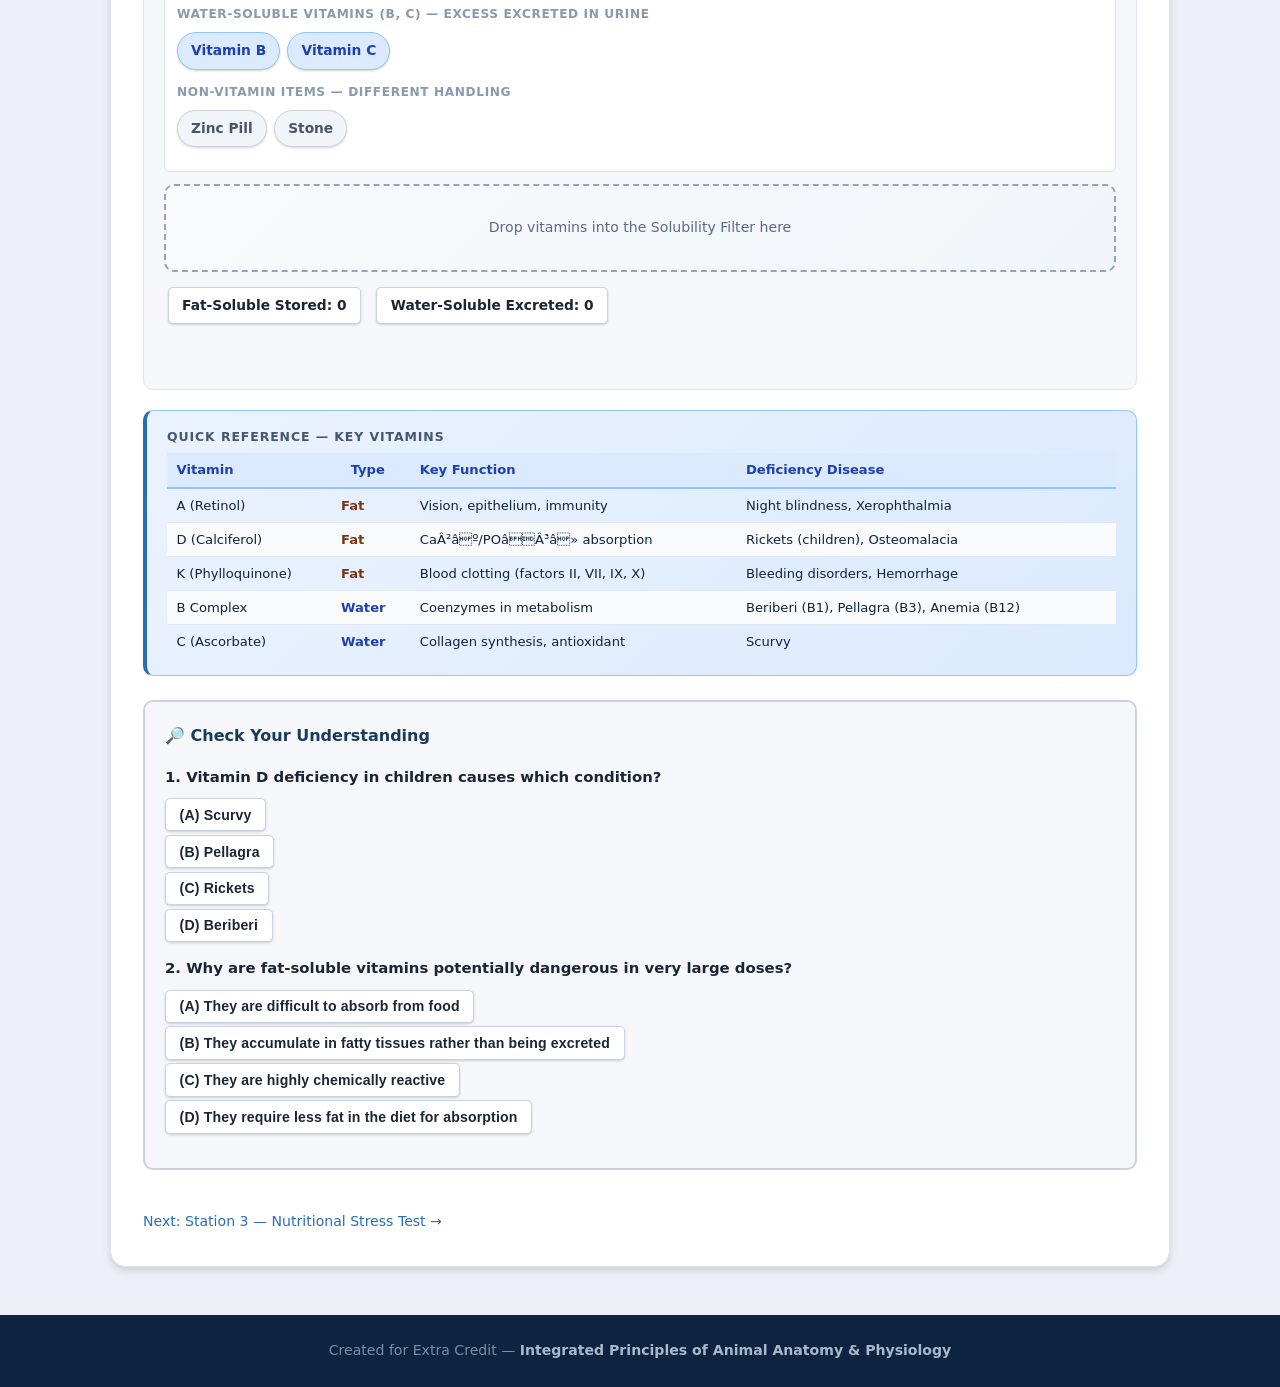
<file: station2.html>
<!DOCTYPE html>
<html lang="en">
<head>
    <meta charset="UTF-8">
    <meta name="viewport" content="width=device-width, initial-scale=1.0">
    <title>Station 2: Vitamin Partition &mdash; Metabolic Maze</title>
    <link rel="stylesheet" href="style.css">
</head>
<body>
    <header>
        <div class="station-badge">Station 2 of 7</div>
        <h1>Station 2: Vitamin Partition</h1>
        <p>The Solubility Filter &mdash; Fat-Soluble vs. Water-Soluble Vitamins</p>
    </header>

    <nav>
        <ul>
            <li><a href="index.html">Home</a></li>
            <li><a href="station1.html">S1: Herbivore Intake</a></li>
            <li><a href="station2.html">S2: Vitamin Partition</a></li>
            <li><a href="station3.html">S3: Stress Test</a></li>
            <li><a href="station4.html">S4: Pepsin pH Gate</a></li>
            <li><a href="station5.html">S5: Nutrient Divergence</a></li>
            <li><a href="station6.html">S6: Microbiome</a></li>
            <li><a href="station7.html">S7: Comparative Adaptor</a></li>
            <li><a href="demo.html">Proof of Function</a></li>
        </ul>
    </nav>

    <main>
        <section>
            <h2>&#128138; The Vitamin Solubility Filter</h2>
            <p class="section-desc">
                This station models the <strong>differential absorption and storage</strong> of vitamins based on
                their solubility properties. Fat-soluble vitamins (A, D, E, K) dissolve in lipids and are stored in
                adipose tissue and the liver. Water-soluble vitamins (B complex, C) dissolve in aqueous solution and
                are rapidly excreted in urine when consumed in excess.
            </p>

            <img src="images/vitamin_structure.png" alt="Vitamin Molecular Structures" class="section-image"/>

            <!-- Biological Background -->
            <div class="fact-panel">
                <div class="panel-title">Biological Background &mdash; Vitamin Classification</div>
                <p><strong>Fat-Soluble Vitamins (A, D, E, K):</strong> These vitamins possess long hydrophobic carbon chains or ring structures. They are absorbed together with dietary fats via <span class="term">micelle formation</span> and <span class="term">chylomicron</span> packaging in the small intestine, entering the lymphatic system before reaching the bloodstream. They accumulate in the liver and adipose tissue over time.</p>
                <p style="margin-top:.5rem;"><strong>Water-Soluble Vitamins (B complex, C):</strong> These vitamins have polar hydroxyl or carboxyl functional groups making them hydrophilic. They dissolve directly in the aqueous intestinal contents and are absorbed via specific carrier proteins. Once plasma concentrations exceed the renal threshold, they are filtered by the glomerulus and excreted in urine.</p>
            </div>

            <div class="warn-panel">
                <div class="panel-title">Clinical Significance &mdash; Toxicity Risk</div>
                <p>Because fat-soluble vitamins <strong>accumulate</strong> in the body, excessive intake can cause <span class="term">hypervitaminosis</span>. For example, Vitamin A toxicity (hypervitaminosis A) causes intracranial hypertension and liver damage. Vitamin D excess causes hypercalcemia. Water-soluble vitamins are generally safer in excess (except B6, which can cause peripheral neuropathy at very high doses).</p>
            </div>

            <!-- SVG Filter Diagram -->
            <svg viewBox="0 0 440 140" xmlns="http://www.w3.org/2000/svg" style="display:block;max-width:500px;margin:1rem auto;background:#f8fafc;border-radius:8px;border:1px solid #dde4ee;padding:8px;">
                <!-- Input funnel -->
                <polygon points="200,10 240,10 260,45 180,45" fill="#dde4ee" stroke="#94a3b8" stroke-width="1.5"/>
                <text x="220" y="30" font-family="sans-serif" font-size="10" fill="#475569" text-anchor="middle">Vitamins In</text>
                <!-- Filter box -->
                <rect x="170" y="45" width="100" height="28" rx="4" fill="#e2e8f0" stroke="#94a3b8" stroke-width="1.5"/>
                <text x="220" y="63" font-family="sans-serif" font-size="10" fill="#1a3a5c" text-anchor="middle" font-weight="bold">Solubility Filter</text>
                <!-- Left path: fat-soluble -->
                <path d="M180,73 L100,73 L100,110" stroke="#e67e22" stroke-width="2.5" fill="none" stroke-dasharray="4,3"/>
                <rect x="60"  y="110" width="80" height="22" rx="4" fill="#fef3c7" stroke="#fcd34d" stroke-width="1.5"/>
                <text x="100" y="125" font-family="sans-serif" font-size="9" fill="#78350f" text-anchor="middle">Adipose / Liver Storage</text>
                <!-- Right path: water-soluble -->
                <path d="M260,73 L340,73 L340,110" stroke="#2980b9" stroke-width="2.5" fill="none" stroke-dasharray="4,3"/>
                <rect x="300" y="110" width="80" height="22" rx="4" fill="#dbeafe" stroke="#93c5fd" stroke-width="1.5"/>
                <text x="340" y="125" font-family="sans-serif" font-size="9" fill="#1e40af" text-anchor="middle">Renal Excretion (Urine)</text>
                <!-- Labels -->
                <text x="135" y="70" font-family="sans-serif" font-size="9" fill="#e67e22" text-anchor="middle">Fat-Soluble</text>
                <text x="305" y="70" font-family="sans-serif" font-size="9" fill="#2980b9" text-anchor="middle">Water-Soluble</text>
            </svg>

            <!-- Simulation -->
            <div class="simulation">
                <div class="simulation-title">&#9878; Interactive Simulation</div>
                <p class="sim-instructions">Drag vitamin tokens into the filter. Observe which pathway each vitamin takes and watch the counters update. Notice the color-coding: <strong style="color:#78350f;">amber = fat-soluble</strong>, <strong style="color:#1e40af;">blue = water-soluble</strong>.</p>

                <div id="debug-output"></div>

                <div style="display:flex;gap:.5rem;flex-wrap:wrap;margin-bottom:.5rem;">
                    <button onclick="resetVitamin()" class="btn-reset">Reset Station</button>
                </div>

                <div class="items-bank">
                    <div class="items-bank-label">Fat-Soluble Vitamins (A, D, E, K) &mdash; stored in adipose & liver</div>
                    <div class="items">
                        <div id="vit-d" draggable="true" ondragstart="drag(event)" data-type="fat" class="draggable"
                             data-tip="Vitamin D (Calciferol): Regulates Ca2+ absorption. Activated in kidney.">Vitamin D</div>
                        <div id="vit-a" draggable="true" ondragstart="drag(event)" data-type="fat" class="draggable"
                             data-tip="Vitamin A (Retinol): Night vision (rhodopsin), epithelial maintenance.">Vitamin A</div>
                        <div id="vit-e" draggable="true" ondragstart="drag(event)" data-type="fat" class="draggable"
                             data-tip="Vitamin E (Tocopherol): Antioxidant protecting cell membranes from lipid peroxidation.">Vitamin E</div>
                        <div id="vit-k" draggable="true" ondragstart="drag(event)" data-type="fat" class="draggable"
                             data-tip="Vitamin K: Gamma-carboxylation of clotting factors II, VII, IX, X.">Vitamin K</div>
                    </div>
                    <div class="items-bank-label" style="margin-top:.5rem;">Water-Soluble Vitamins (B, C) &mdash; excess excreted in urine</div>
                    <div class="items">
                        <div id="vit-b" draggable="true" ondragstart="drag(event)" data-type="water" class="draggable"
                             data-tip="Vitamin B Complex: Coenzymes in metabolic pathways (NAD+, FAD, etc.).">Vitamin B</div>
                        <div id="vit-c" draggable="true" ondragstart="drag(event)" data-type="water" class="draggable"
                             data-tip="Vitamin C (Ascorbic acid): Collagen synthesis, antioxidant. Deficiency = scurvy.">Vitamin C</div>
                    </div>
                    <div class="items-bank-label" style="margin-top:.5rem;">Non-Vitamin Items &mdash; different handling</div>
                    <div class="items">
                        <div id="vit-zinc"  draggable="true" ondragstart="drag(event)" data-type="other" class="draggable"
                             data-tip="Zinc: Trace mineral absorbed via ZIP4 transporters. Not a vitamin.">Zinc Pill</div>
                        <div id="vit-stone" draggable="true" ondragstart="drag(event)" data-type="other" class="draggable"
                             data-tip="Stone: Foreign body. No nutritional value. Rejected.">Stone</div>
                    </div>
                </div>

                <div id="vitamin-zone" class="dropzone"
                     ondrop="dropVitamin(event); removeDragOver(event)"
                     ondragover="allowDrop(event)"
                     ondragleave="removeDragOver(event)">
                    Drop vitamins into the Solubility Filter here
                </div>

                <div style="display:flex;gap:.5rem;flex-wrap:wrap;margin:.5rem 0;">
                    <div id="storage-counter" class="counter">Fat-Soluble Stored: 0</div>
                    <div id="waste-counter"   class="counter">Water-Soluble Excreted: 0</div>
                </div>
                <div id="vitamin-result" class="result"></div>
            </div>

            <!-- Vitamin Reference Table -->
            <div class="fact-panel" style="margin-top:1.25rem;">
                <div class="panel-title">Quick Reference &mdash; Key Vitamins</div>
                <table style="width:100%;border-collapse:collapse;font-size:.82rem;margin-top:.4rem;">
                    <thead>
                        <tr style="background:#dbeafe;color:#1e40af;">
                            <th style="padding:.4rem .6rem;text-align:left;border-bottom:2px solid #93c5fd;">Vitamin</th>
                            <th style="padding:.4rem .6rem;text-align:left;border-bottom:2px solid #93c5fd;">Type</th>
                            <th style="padding:.4rem .6rem;text-align:left;border-bottom:2px solid #93c5fd;">Key Function</th>
                            <th style="padding:.4rem .6rem;text-align:left;border-bottom:2px solid #93c5fd;">Deficiency Disease</th>
                        </tr>
                    </thead>
                    <tbody>
                        <tr style="border-bottom:1px solid #e2e8f0;"><td style="padding:.38rem .6rem;">A (Retinol)</td><td style="color:#78350f;font-weight:600;">Fat</td><td style="padding:.38rem .6rem;">Vision, epithelium, immunity</td><td style="padding:.38rem .6rem;">Night blindness, Xerophthalmia</td></tr>
                        <tr style="border-bottom:1px solid #e2e8f0;background:#f8fafc;"><td style="padding:.38rem .6rem;">D (Calciferol)</td><td style="color:#78350f;font-weight:600;">Fat</td><td style="padding:.38rem .6rem;">CaÂ²âº/POâÂ³â» absorption</td><td style="padding:.38rem .6rem;">Rickets (children), Osteomalacia</td></tr>
                        <tr style="border-bottom:1px solid #e2e8f0;"><td style="padding:.38rem .6rem;">K (Phylloquinone)</td><td style="color:#78350f;font-weight:600;">Fat</td><td style="padding:.38rem .6rem;">Blood clotting (factors II, VII, IX, X)</td><td style="padding:.38rem .6rem;">Bleeding disorders, Hemorrhage</td></tr>
                        <tr style="border-bottom:1px solid #e2e8f0;background:#f8fafc;"><td style="padding:.38rem .6rem;">B Complex</td><td style="color:#1e40af;font-weight:600;">Water</td><td style="padding:.38rem .6rem;">Coenzymes in metabolism</td><td style="padding:.38rem .6rem;">Beriberi (B1), Pellagra (B3), Anemia (B12)</td></tr>
                        <tr><td style="padding:.38rem .6rem;">C (Ascorbate)</td><td style="color:#1e40af;font-weight:600;">Water</td><td style="padding:.38rem .6rem;">Collagen synthesis, antioxidant</td><td style="padding:.38rem .6rem;">Scurvy</td></tr>
                    </tbody>
                </table>
            </div>

            <!-- Quiz -->
            <div class="quiz-section">
                <h3>&#128270; Check Your Understanding</h3>

                <div class="quiz-question">
                    <p>1. Vitamin D deficiency in children causes which condition?</p>
                    <button class="quiz-option" onclick="checkAnswer(this, false, 'Scurvy is caused by Vitamin C deficiency. It results in collagen breakdown, bleeding gums, and slow wound healing.')">
                        (A) Scurvy
                    </button>
                    <button class="quiz-option" onclick="checkAnswer(this, false, 'Pellagra (dermatitis, diarrhea, dementia) is caused by Vitamin B3 (niacin) deficiency.')">
                        (B) Pellagra
                    </button>
                    <button class="quiz-option" data-correct="true" onclick="checkAnswer(this, true, 'Correct! Vitamin D deficiency impairs calcium absorption, leading to inadequate bone mineralization. In children this causes Rickets (soft, deformed bones). In adults it causes Osteomalacia.')">
                        (C) Rickets
                    </button>
                    <button class="quiz-option" onclick="checkAnswer(this, false, 'Beriberi is caused by Vitamin B1 (thiamine) deficiency, affecting the nervous system and cardiovascular function.')">
                        (D) Beriberi
                    </button>
                    <div class="quiz-feedback"></div>
                </div>

                <div class="quiz-question">
                    <p>2. Why are fat-soluble vitamins potentially dangerous in very large doses?</p>
                    <button class="quiz-option" onclick="checkAnswer(this, false, 'Incorrect. Fat-soluble vitamins are absorbed efficiently with dietary fat and are not particularly difficult to absorb.')">
                        (A) They are difficult to absorb from food
                    </button>
                    <button class="quiz-option" data-correct="true" onclick="checkAnswer(this, true, 'Correct! Unlike water-soluble vitamins which are excreted in urine when in excess, fat-soluble vitamins accumulate in adipose tissue and the liver, potentially reaching toxic concentrations. This is called hypervitaminosis.')">
                        (B) They accumulate in fatty tissues rather than being excreted
                    </button>
                    <button class="quiz-option" onclick="checkAnswer(this, false, 'Incorrect. Fat-soluble vitamins are not more chemically reactive than water-soluble ones. Some are actually powerful antioxidants.')">
                        (C) They are highly chemically reactive
                    </button>
                    <button class="quiz-option" onclick="checkAnswer(this, false, 'Incorrect. Fat-soluble vitamins require fats for absorption (hence the name), not less fat intake.')">
                        (D) They require less fat in the diet for absorption
                    </button>
                    <div class="quiz-feedback"></div>
                </div>
            </div>

            <a href="station3.html" class="back-link">Next: Station 3 &mdash; Nutritional Stress Test &rarr;</a>
        </section>
    </main>

    <footer>
        <p>Created for Extra Credit &mdash; <strong>Integrated Principles of Animal Anatomy & Physiology</strong></p>
    </footer>

    <script src="script.js"></script>
</body>
</html>
</file>
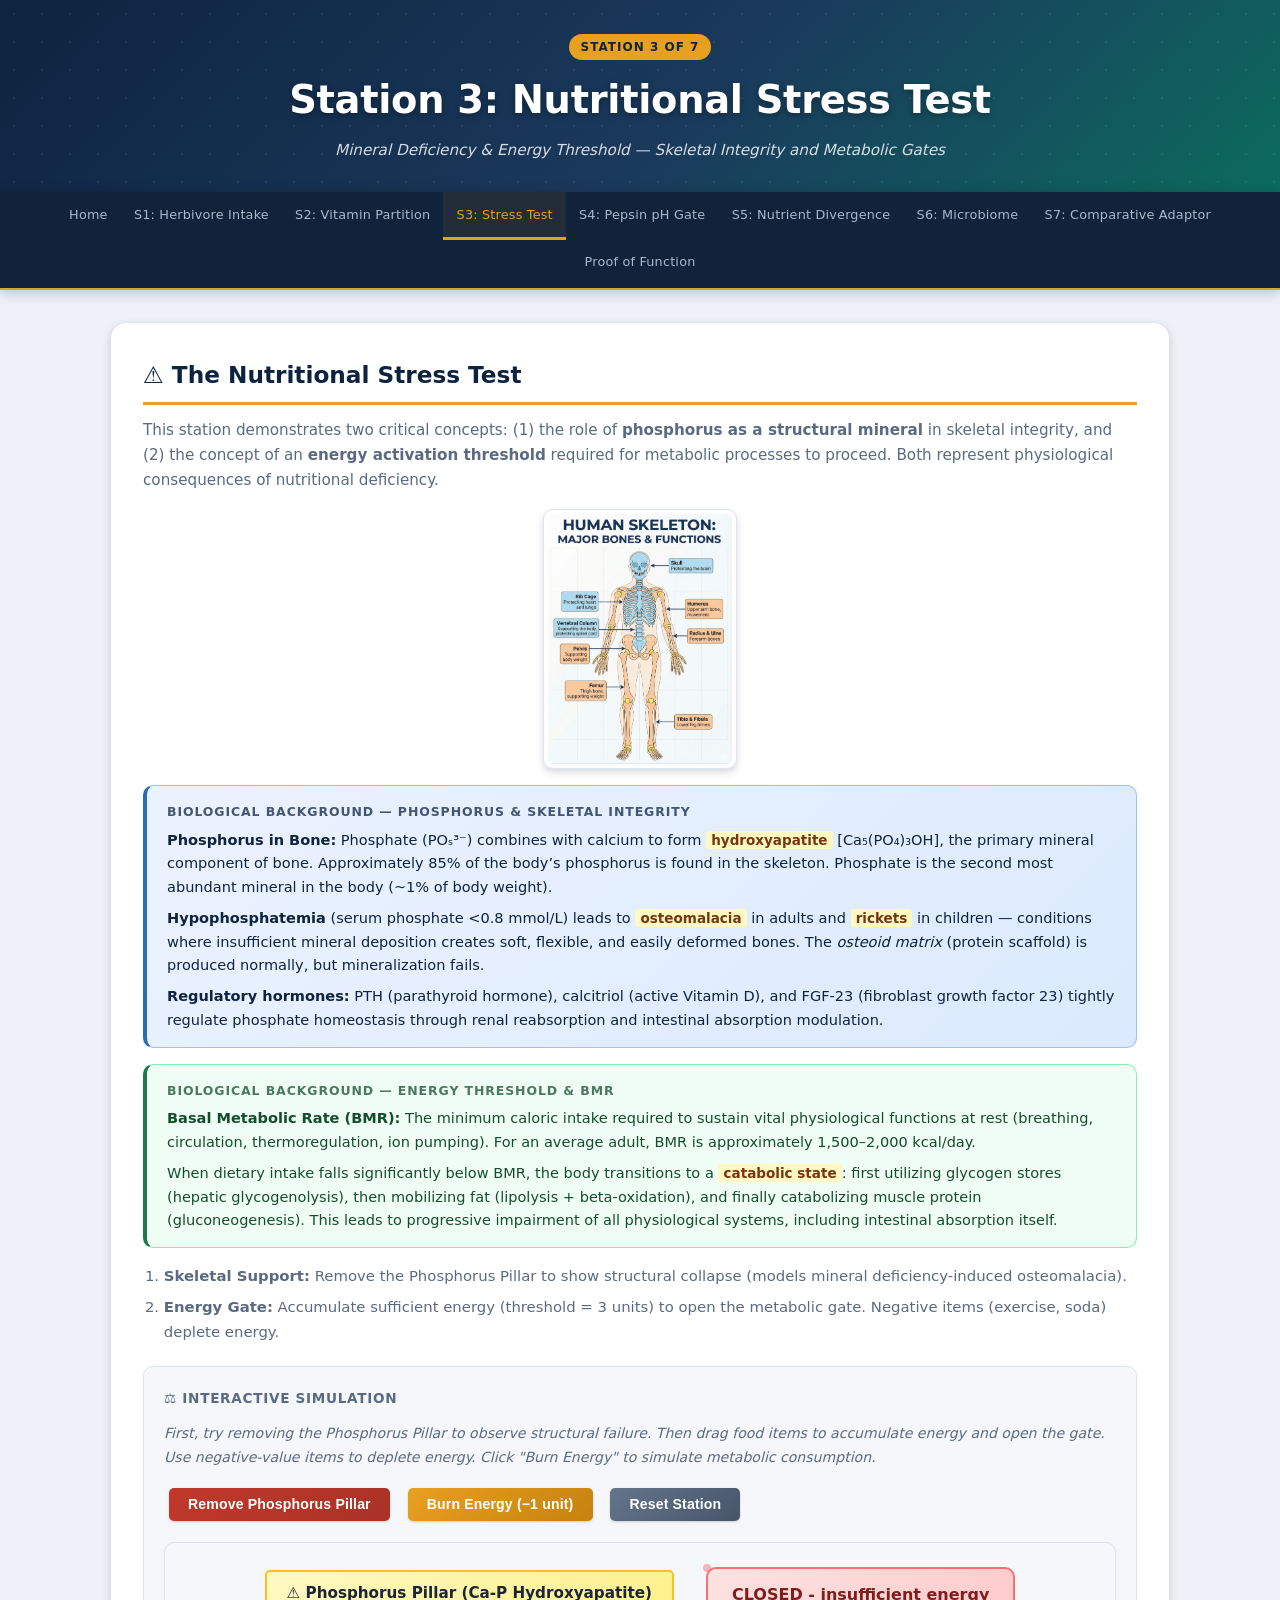
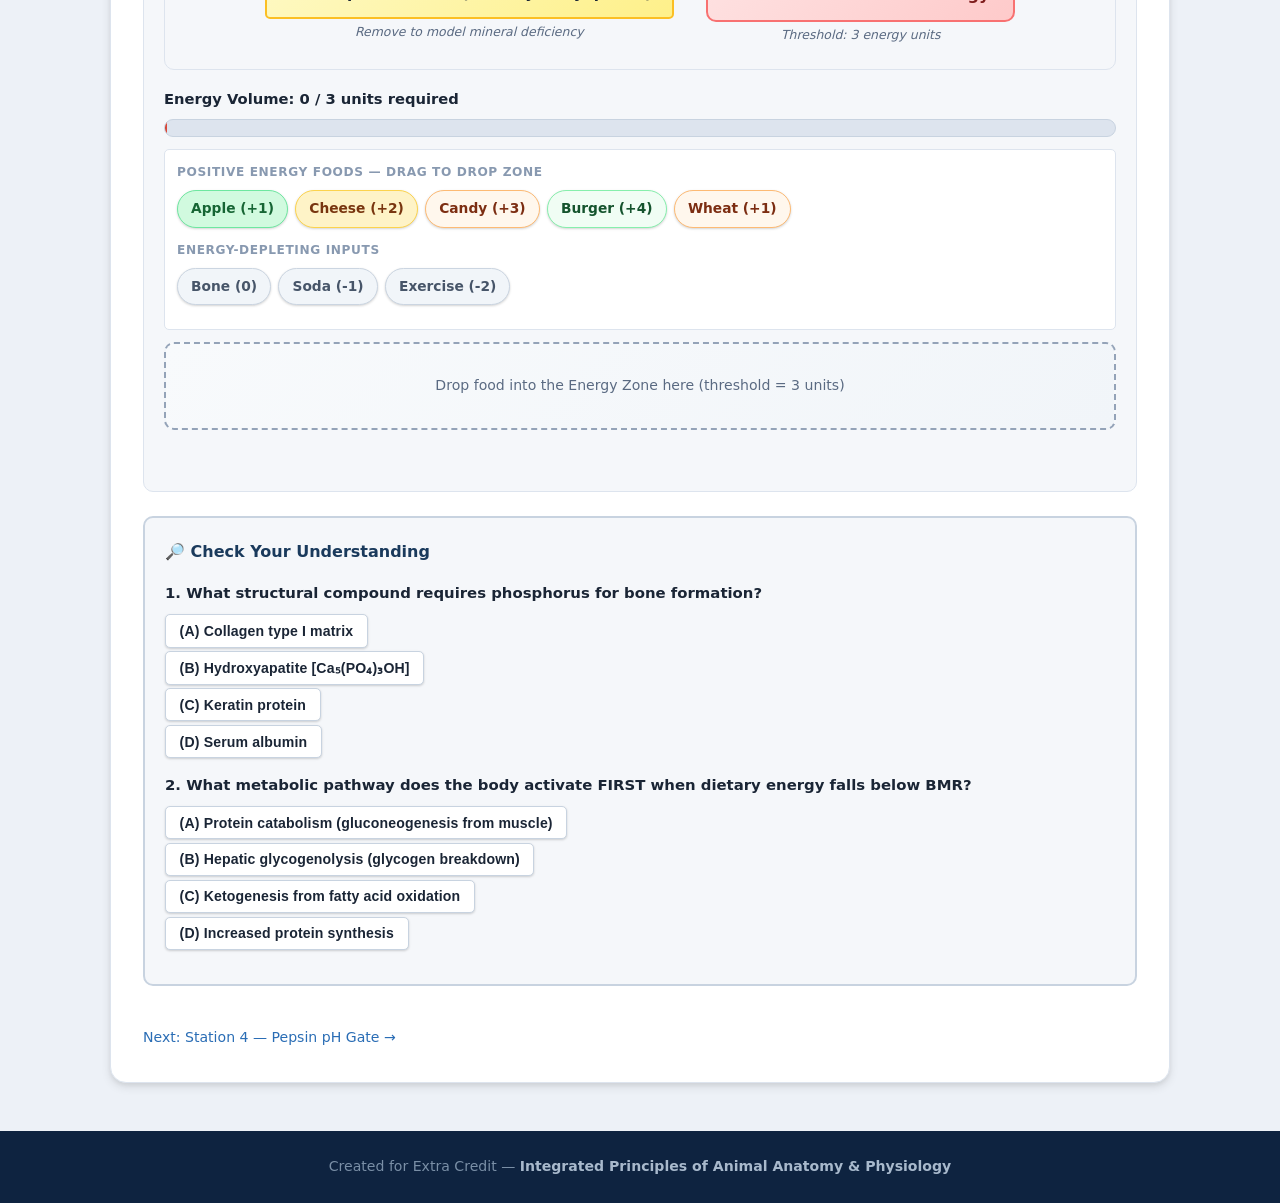
<file: station3.html>
<!DOCTYPE html>
<html lang="en">
<head>
    <meta charset="UTF-8">
    <meta name="viewport" content="width=device-width, initial-scale=1.0">
    <title>Station 3: Nutritional Stress Test &mdash; Metabolic Maze</title>
    <link rel="stylesheet" href="style.css">
</head>
<body>
    <header>
        <div class="station-badge">Station 3 of 7</div>
        <h1>Station 3: Nutritional Stress Test</h1>
        <p>Mineral Deficiency & Energy Threshold &mdash; Skeletal Integrity and Metabolic Gates</p>
    </header>

    <nav>
        <ul>
            <li><a href="index.html">Home</a></li>
            <li><a href="station1.html">S1: Herbivore Intake</a></li>
            <li><a href="station2.html">S2: Vitamin Partition</a></li>
            <li><a href="station3.html">S3: Stress Test</a></li>
            <li><a href="station4.html">S4: Pepsin pH Gate</a></li>
            <li><a href="station5.html">S5: Nutrient Divergence</a></li>
            <li><a href="station6.html">S6: Microbiome</a></li>
            <li><a href="station7.html">S7: Comparative Adaptor</a></li>
            <li><a href="demo.html">Proof of Function</a></li>
        </ul>
    </nav>

    <main>
        <section>
            <h2>&#9888; The Nutritional Stress Test</h2>
            <p class="section-desc">
                This station demonstrates two critical concepts: (1) the role of <strong>phosphorus as a structural
                mineral</strong> in skeletal integrity, and (2) the concept of an <strong>energy activation threshold</strong>
                required for metabolic processes to proceed. Both represent physiological consequences of nutritional
                deficiency.
            </p>

            <img src="images/human_skeleton.png" alt="Human Skeleton showing bone structure" class="section-image"/>

            <!-- Biological Background -->
            <div class="fact-panel">
                <div class="panel-title">Biological Background &mdash; Phosphorus & Skeletal Integrity</div>
                <p><strong>Phosphorus in Bone:</strong> Phosphate (PO&#8347;&#179;&#8315;) combines with calcium to form <span class="term">hydroxyapatite</span> [Ca&#8325;(PO&#8324;)&#8323;OH], the primary mineral component of bone. Approximately 85% of the body&rsquo;s phosphorus is found in the skeleton. Phosphate is the second most abundant mineral in the body (~1% of body weight).</p>
                <p style="margin-top:.5rem;"><strong>Hypophosphatemia</strong> (serum phosphate <0.8&nbsp;mmol/L) leads to <span class="term">osteomalacia</span> in adults and <span class="term">rickets</span> in children &mdash; conditions where insufficient mineral deposition creates soft, flexible, and easily deformed bones. The <em>osteoid matrix</em> (protein scaffold) is produced normally, but mineralization fails.</p>
                <p style="margin-top:.5rem;"><strong>Regulatory hormones:</strong> PTH (parathyroid hormone), calcitriol (active Vitamin D), and FGF-23 (fibroblast growth factor 23) tightly regulate phosphate homeostasis through renal reabsorption and intestinal absorption modulation.</p>
            </div>

            <div class="concept-panel">
                <div class="panel-title">Biological Background &mdash; Energy Threshold & BMR</div>
                <p><strong>Basal Metabolic Rate (BMR):</strong> The minimum caloric intake required to sustain vital physiological functions at rest (breathing, circulation, thermoregulation, ion pumping). For an average adult, BMR is approximately 1,500&ndash;2,000&nbsp;kcal/day.</p>
                <p style="margin-top:.5rem;">When dietary intake falls significantly below BMR, the body transitions to a <span class="term">catabolic state</span>: first utilizing glycogen stores (hepatic glycogenolysis), then mobilizing fat (lipolysis + beta-oxidation), and finally catabolizing muscle protein (gluconeogenesis). This leads to progressive impairment of all physiological systems, including intestinal absorption itself.</p>
            </div>

            <ol class="station-requirements">
                <li><strong>Skeletal Support:</strong> Remove the Phosphorus Pillar to show structural collapse (models mineral deficiency-induced osteomalacia).</li>
                <li><strong>Energy Gate:</strong> Accumulate sufficient energy (threshold = 3 units) to open the metabolic gate. Negative items (exercise, soda) deplete energy.</li>
            </ol>

            <!-- Simulation -->
            <div class="simulation">
                <div class="simulation-title">&#9878; Interactive Simulation</div>
                <p class="sim-instructions">First, try removing the Phosphorus Pillar to observe structural failure. Then drag food items to accumulate energy and open the gate. Use negative-value items to deplete energy. Click "Burn Energy" to simulate metabolic consumption.</p>

                <div id="debug-output"></div>

                <div style="display:flex;gap:.5rem;flex-wrap:wrap;margin-bottom:.75rem;">
                    <button onclick="removePhosphorus()" class="btn-danger">Remove Phosphorus Pillar</button>
                    <button onclick="burnEnergy()" class="btn-warning">Burn Energy (&#8722;1 unit)</button>
                    <button onclick="resetStress()" class="btn-reset">Reset Station</button>
                </div>

                <!-- Pillar + Gate -->
                <div id="maze-container">
                    <div>
                        <div id="phosphorus-pillar" class="pillar"
                             data-tip="Phosphorus: 85% of body stores in bone as hydroxyapatite. Structural mineral.">
                            &#9888; Phosphorus Pillar (Ca-P Hydroxyapatite)
                        </div>
                        <div class="annotation" style="text-align:center;">Remove to model mineral deficiency</div>
                    </div>
                    <div>
                        <div id="energy-gate" class="gate closed"
                             data-tip="Gate opens when energy volume reaches threshold. Models BMR requirement.">
                            CLOSED &mdash; insufficient energy
                        </div>
                        <div class="annotation" style="text-align:center;">Threshold: 3 energy units</div>
                    </div>
                </div>

                <!-- Energy Meter & Progress Bar -->
                <div id="energy-meter" style="margin-top:.75rem;">Energy Volume: 0 / 3 units required</div>
                <div class="progress-bar-wrap">
                    <div id="energy-bar" class="progress-bar-fill" style="width:0%;" data-value="0/3"></div>
                </div>

                <!-- Food Items -->
                <div class="items-bank" style="margin-top:.75rem;">
                    <div class="items-bank-label">Positive Energy Foods &mdash; drag to drop zone</div>
                    <div class="items">
                        <div id="food-apple"    draggable="true" ondragstart="drag(event)" data-value="1" class="draggable" data-type="herbivore"
                             data-tip="Apple: ~80 kcal. Simple carbohydrates + fiber. +1 energy unit.">Apple (+1)</div>
                        <div id="food-cheese"   draggable="true" ondragstart="drag(event)" data-value="2" class="draggable" data-type="fat"
                             data-tip="Cheese: ~100 kcal/oz. High fat + protein. +2 energy units.">Cheese (+2)</div>
                        <div id="food-candy"    draggable="true" ondragstart="drag(event)" data-value="3" class="draggable" data-type="carb"
                             data-tip="Candy: High sugar spike. Rapid glucose but low satiety. +3 energy units.">Candy (+3)</div>
                        <div id="food-burger"   draggable="true" ondragstart="drag(event)" data-value="4" class="draggable" data-type="protein"
                             data-tip="Burger: ~500 kcal. High fat + protein caloric density. +4 units.">Burger (+4)</div>
                        <div id="food-wheat"    draggable="true" ondragstart="drag(event)" data-value="1" class="draggable" data-type="carb"
                             data-tip="Wheat/Bread: Complex carbs. Steady glucose release. +1 unit.">Wheat (+1)</div>
                    </div>
                    <div class="items-bank-label" style="margin-top:.5rem;">Energy-Depleting Inputs</div>
                    <div class="items">
                        <div id="food-bone"     draggable="true" ondragstart="drag(event)" data-value="0"  class="draggable" data-type="other"
                             data-tip="Bone: Indigestible. Zero caloric value. 0 units.">Bone (0)</div>
                        <div id="food-soda"     draggable="true" ondragstart="drag(event)" data-value="-1" class="draggable" data-type="other"
                             data-tip="Soda: Empty calories, phosphoric acid disrupts Ca-P balance. -1 unit.">Soda (-1)</div>
                        <div id="food-exercise" draggable="true" ondragstart="drag(event)" data-value="-2" class="draggable" data-type="other"
                             data-tip="Exercise: Increases caloric demand above dietary intake. -2 units.">Exercise (-2)</div>
                    </div>
                </div>

                <div id="energy-zone" class="dropzone"
                     ondrop="dropEnergy(event); removeDragOver(event)"
                     ondragover="allowDrop(event)"
                     ondragleave="removeDragOver(event)">
                    Drop food into the Energy Zone here (threshold = 3 units)
                </div>

                <div id="stress-result" class="result"></div>
            </div>

            <!-- Quiz -->
            <div class="quiz-section">
                <h3>&#128270; Check Your Understanding</h3>

                <div class="quiz-question">
                    <p>1. What structural compound requires phosphorus for bone formation?</p>
                    <button class="quiz-option" onclick="checkAnswer(this, false, 'Collagen is the organic protein scaffold of bone matrix, but it is not a phosphate compound. It provides tensile strength but not hardness.')">
                        (A) Collagen type I matrix
                    </button>
                    <button class="quiz-option" data-correct="true" onclick="checkAnswer(this, true, 'Correct! Hydroxyapatite [Ca5(PO4)3OH] is the inorganic mineral crystal deposited within the collagen scaffold. It provides rigidity and compressive strength. Without phosphate, only soft unmineralized osteoid remains.')">
                        (B) Hydroxyapatite [Ca&#8325;(PO&#8324;)&#8323;OH]
                    </button>
                    <button class="quiz-option" onclick="checkAnswer(this, false, 'Keratin is a structural protein found in hair, nails, and epidermis - not in bone mineral composition.')">
                        (C) Keratin protein
                    </button>
                    <button class="quiz-option" onclick="checkAnswer(this, false, 'Albumin is the primary blood plasma protein involved in transport and osmotic pressure regulation, not bone mineralization.')">
                        (D) Serum albumin
                    </button>
                    <div class="quiz-feedback"></div>
                </div>

                <div class="quiz-question">
                    <p>2. What metabolic pathway does the body activate FIRST when dietary energy falls below BMR?</p>
                    <button class="quiz-option" onclick="checkAnswer(this, false, 'Protein catabolism (gluconeogenesis from amino acids) is actually the LAST resort, as it sacrifices functional muscle tissue. The body conserves protein as long as possible.')">
                        (A) Protein catabolism (gluconeogenesis from muscle)
                    </button>
                    <button class="quiz-option" data-correct="true" onclick="checkAnswer(this, true, 'Correct! The body first mobilizes hepatic glycogen via glycogenolysis. Glycogen stores (~400g in liver + muscle) can sustain energy needs for approximately 12-24 hours before the body transitions to fat mobilization.')">
                        (B) Hepatic glycogenolysis (glycogen breakdown)
                    </button>
                    <button class="quiz-option" onclick="checkAnswer(this, false, 'Ketogenesis (from fatty acid beta-oxidation) is a secondary response after glycogen is depleted. It occurs during fasting or very low carbohydrate intake.')">
                        (C) Ketogenesis from fatty acid oxidation
                    </button>
                    <button class="quiz-option" onclick="checkAnswer(this, false, 'Protein synthesis increases during nutritional stress would be counterproductive - the body reduces energy-expensive biosynthetic processes during starvation.')">
                        (D) Increased protein synthesis
                    </button>
                    <div class="quiz-feedback"></div>
                </div>
            </div>

            <a href="station4.html" class="back-link">Next: Station 4 &mdash; Pepsin pH Gate &rarr;</a>
        </section>
    </main>

    <footer>
        <p>Created for Extra Credit &mdash; <strong>Integrated Principles of Animal Anatomy & Physiology</strong></p>
    </footer>

    <script src="script.js"></script>
</body>
</html>
</file>
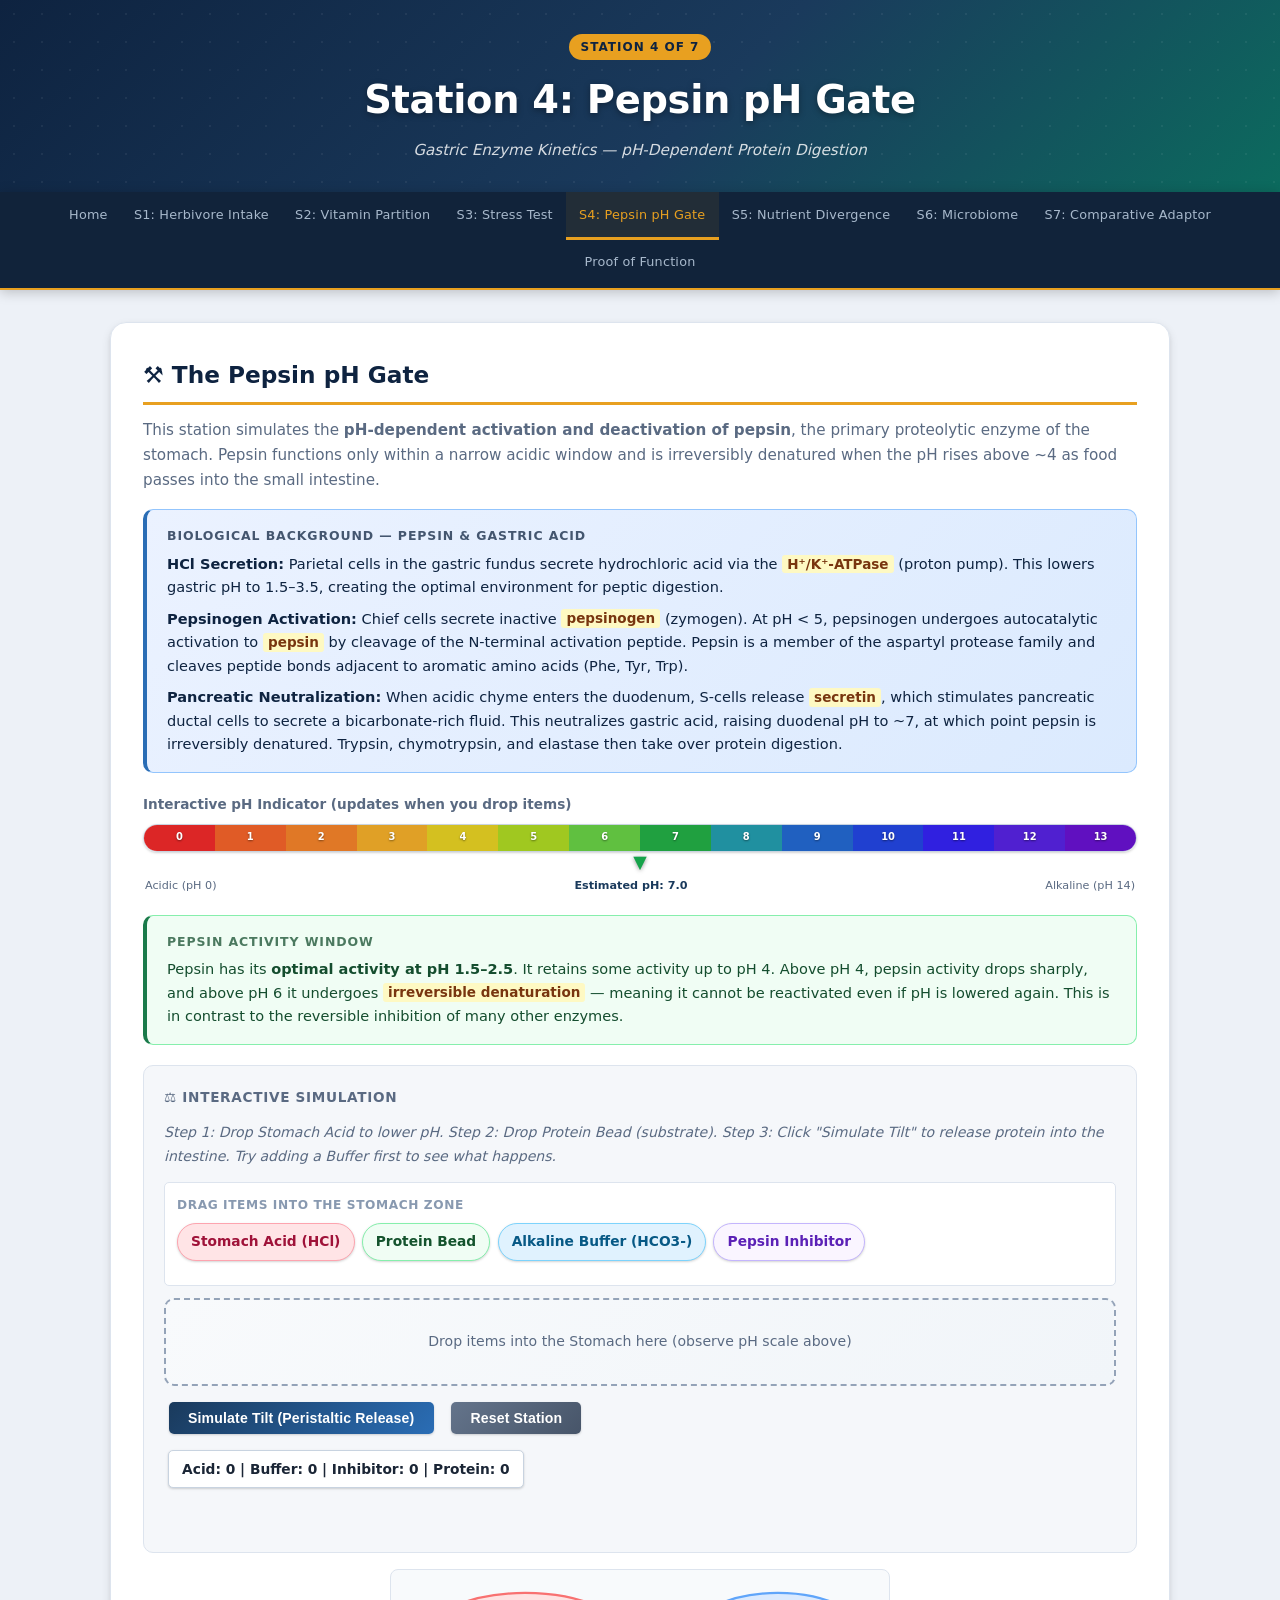
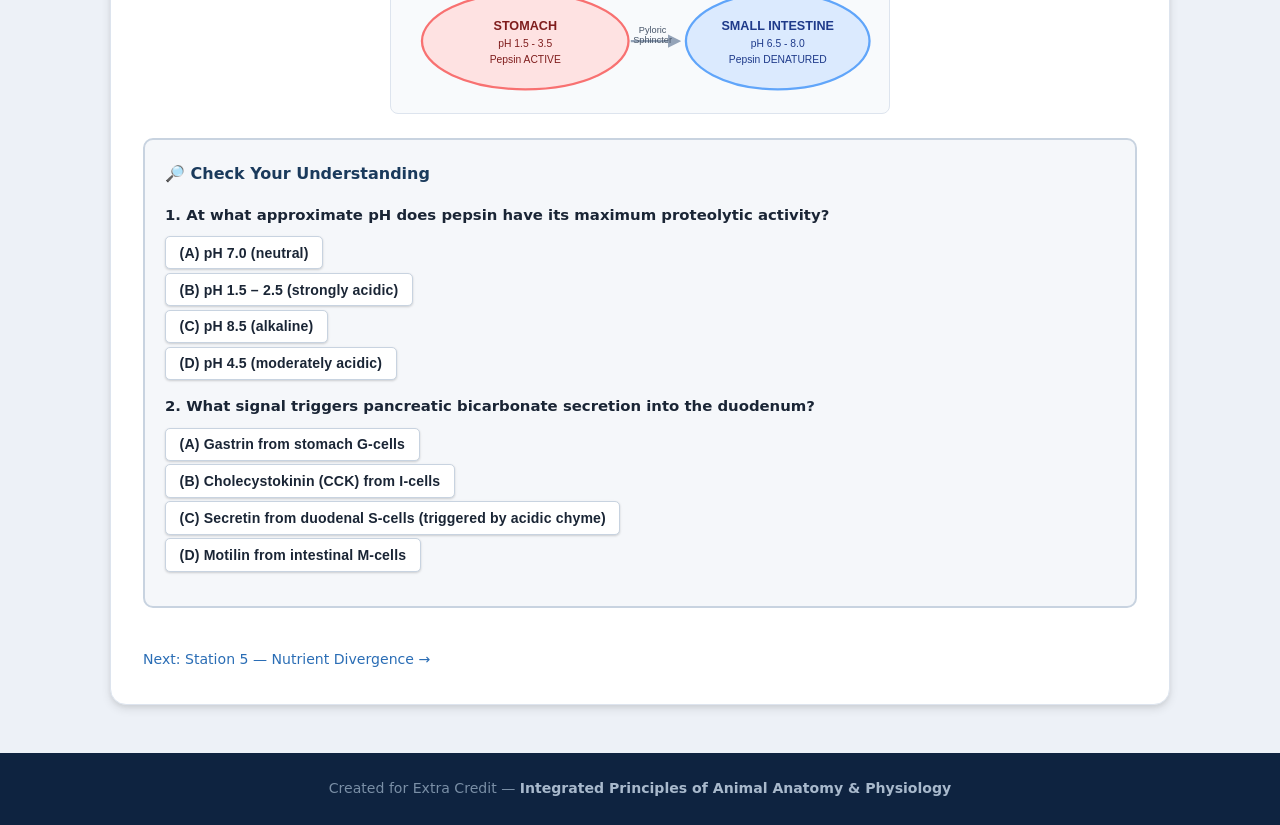
<file: station4.html>
<!DOCTYPE html>
<html lang="en">
<head>
    <meta charset="UTF-8">
    <meta name="viewport" content="width=device-width, initial-scale=1.0">
    <title>Station 4: Pepsin pH Gate &mdash; Metabolic Maze</title>
    <link rel="stylesheet" href="style.css">
</head>
<body>
    <header>
        <div class="station-badge">Station 4 of 7</div>
        <h1>Station 4: Pepsin pH Gate</h1>
        <p>Gastric Enzyme Kinetics &mdash; pH-Dependent Protein Digestion</p>
    </header>

    <nav>
        <ul>
            <li><a href="index.html">Home</a></li>
            <li><a href="station1.html">S1: Herbivore Intake</a></li>
            <li><a href="station2.html">S2: Vitamin Partition</a></li>
            <li><a href="station3.html">S3: Stress Test</a></li>
            <li><a href="station4.html">S4: Pepsin pH Gate</a></li>
            <li><a href="station5.html">S5: Nutrient Divergence</a></li>
            <li><a href="station6.html">S6: Microbiome</a></li>
            <li><a href="station7.html">S7: Comparative Adaptor</a></li>
            <li><a href="demo.html">Proof of Function</a></li>
        </ul>
    </nav>

    <main>
        <section>
            <h2>&#9874; The Pepsin pH Gate</h2>
            <p class="section-desc">
                This station simulates the <strong>pH-dependent activation and deactivation of pepsin</strong>,
                the primary proteolytic enzyme of the stomach. Pepsin functions only within a narrow acidic window
                and is irreversibly denatured when the pH rises above ~4 as food passes into the small intestine.
            </p>

            <!-- Biological Background -->
            <div class="fact-panel">
                <div class="panel-title">Biological Background &mdash; Pepsin & Gastric Acid</div>
                <p><strong>HCl Secretion:</strong> Parietal cells in the gastric fundus secrete hydrochloric acid via the <span class="term">H&#8314;/K&#8314;-ATPase</span> (proton pump). This lowers gastric pH to 1.5&ndash;3.5, creating the optimal environment for peptic digestion.</p>
                <p style="margin-top:.5rem;"><strong>Pepsinogen Activation:</strong> Chief cells secrete inactive <span class="term">pepsinogen</span> (zymogen). At pH < 5, pepsinogen undergoes autocatalytic activation to <span class="term">pepsin</span> by cleavage of the N-terminal activation peptide. Pepsin is a member of the aspartyl protease family and cleaves peptide bonds adjacent to aromatic amino acids (Phe, Tyr, Trp).</p>
                <p style="margin-top:.5rem;"><strong>Pancreatic Neutralization:</strong> When acidic chyme enters the duodenum, S-cells release <span class="term">secretin</span>, which stimulates pancreatic ductal cells to secrete a bicarbonate-rich fluid. This neutralizes gastric acid, raising duodenal pH to ~7, at which point pepsin is irreversibly denatured. Trypsin, chymotrypsin, and elastase then take over protein digestion.</p>
            </div>

            <!-- pH Scale Visual -->
            <div class="ph-scale-wrap" style="margin:1.25rem 0;">
                <p style="font-size:.85rem;color:#5a6a82;margin-bottom:.5rem;font-weight:600;">Interactive pH Indicator (updates when you drop items)</p>
                <div class="ph-scale">
                    <div class="ph-seg" style="background:#dc2626;"  data-tip="pH 0-1: Extremely acidic. Battery acid.">0</div>
                    <div class="ph-seg" style="background:#e05b26;"  data-tip="pH 1-2: Gastric acid range. Pepsin OPTIMAL.">1</div>
                    <div class="ph-seg" style="background:#e07826;"  data-tip="pH 2-3: Gastric acid. Pepsin active.">2</div>
                    <div class="ph-seg" style="background:#e0a026;"  data-tip="pH 3-4: Acidic. Pepsin partly active.">3</div>
                    <div class="ph-seg" style="background:#d4c020;"  data-tip="pH 4-5: Weak acid. Pepsin deactivating.">4</div>
                    <div class="ph-seg" style="background:#a0c820;"  data-tip="pH 5-6: Weak acid. Pepsin inactive.">5</div>
                    <div class="ph-seg" style="background:#60c040;"  data-tip="pH 6-7: Near-neutral. Small intestine range.">6</div>
                    <div class="ph-seg" style="background:#20a040;"  data-tip="pH 7: Neutral. Pancreatic enzymes active here.">7</div>
                    <div class="ph-seg" style="background:#2090a0;"  data-tip="pH 8-9: Slightly alkaline. Duodenum/pancreatic secretion.">8</div>
                    <div class="ph-seg" style="background:#2060c0;"  data-tip="pH 9-10: Alkaline. Blood pH is ~7.4.">9</div>
                    <div class="ph-seg" style="background:#2040d0;"  data-tip="pH 10-11: Strongly alkaline.">10</div>
                    <div class="ph-seg" style="background:#3020e0;"  data-tip="pH 11-12: Very alkaline.">11</div>
                    <div class="ph-seg" style="background:#5020d0;"  data-tip="pH 12-13: Caustic.">12</div>
                    <div class="ph-seg" style="background:#6010c0;"  data-tip="pH 13-14: Lye (NaOH) range.">13</div>
                </div>
                <div class="ph-indicator-row">
                    <span id="ph-arrow" style="position:absolute;left:50%;top:0;transform:translateX(-50%);font-size:1.1rem;transition:left .5s ease;">&#9660;</span>
                </div>
                <div class="ph-labels">
                    <span>Acidic (pH 0)</span>
                    <span id="ph-value-label" style="font-weight:700;color:#1a3a5c;">Estimated pH: 7.0</span>
                    <span>Alkaline (pH 14)</span>
                </div>
            </div>

            <div class="concept-panel">
                <div class="panel-title">Pepsin Activity Window</div>
                <p>Pepsin has its <strong>optimal activity at pH 1.5&ndash;2.5</strong>. It retains some activity up to pH 4. Above pH 4, pepsin activity drops sharply, and above pH 6 it undergoes <span class="term">irreversible denaturation</span> &mdash; meaning it cannot be reactivated even if pH is lowered again. This is in contrast to the reversible inhibition of many other enzymes.</p>
            </div>

            <!-- Simulation -->
            <div class="simulation">
                <div class="simulation-title">&#9878; Interactive Simulation</div>
                <p class="sim-instructions">Step 1: Drop Stomach Acid to lower pH. Step 2: Drop Protein Bead (substrate). Step 3: Click "Simulate Tilt" to release protein into the intestine. Try adding a Buffer first to see what happens.</p>

                <div id="debug-output"></div>

                <div class="items-bank">
                    <div class="items-bank-label">Drag items into the Stomach Zone</div>
                    <div class="items">
                        <div id="item-acid"      draggable="true" ondragstart="drag(event)" data-type="acid"     class="draggable"
                             data-tip="HCl: Secreted by parietal cells via H+/K+-ATPase. Lowers gastric pH to ~2.">Stomach Acid (HCl)</div>
                        <div id="item-protein"   draggable="true" ondragstart="drag(event)" data-type="protein"  class="draggable"
                             data-tip="Protein: Substrate for pepsin. Must be in acidic environment to be cleaved.">Protein Bead</div>
                        <div id="item-buffer"    draggable="true" ondragstart="drag(event)" data-type="buffer"   class="draggable"
                             data-tip="NaHCO3: Pancreatic bicarbonate. Neutralizes acid; deactivates pepsin.">Alkaline Buffer (HCO3-)</div>
                        <div id="item-inhibitor" draggable="true" ondragstart="drag(event)" data-type="inhibitor" class="draggable"
                             data-tip="Pepsin inhibitor: Blocks active site. Models PPI pharmacotherapy (e.g., omeprazole).">Pepsin Inhibitor</div>
                    </div>
                </div>

                <div id="ph-zone" class="dropzone"
                     ondrop="dropPh(event); removeDragOver(event)"
                     ondragover="allowDrop(event)"
                     ondragleave="removeDragOver(event)">
                    Drop items into the Stomach here (observe pH scale above)
                </div>

                <div style="display:flex;gap:.5rem;flex-wrap:wrap;margin:.5rem 0;">
                    <button onclick="tiltStomach()">Simulate Tilt (Peristaltic Release)</button>
                    <button onclick="resetPh()" class="btn-reset">Reset Station</button>
                </div>

                <div id="ph-meter" class="meter">Acid: 0  |  Buffer: 0  |  Inhibitor: 0  |  Protein: 0</div>
                <div id="ph-result" class="result"></div>
            </div>

            <!-- Stomach-to-Intestine Transition SVG -->
            <svg viewBox="0 0 420 110" xmlns="http://www.w3.org/2000/svg" style="display:block;max-width:500px;margin:1rem auto;background:#f8fafc;border-radius:8px;border:1px solid #dde4ee;padding:8px;">
                <!-- Stomach -->
                <ellipse cx="110" cy="55" rx="90" ry="42" fill="#fee2e2" stroke="#f87171" stroke-width="2"/>
                <text x="110" y="45" font-family="sans-serif" font-size="11" fill="#7f1d1d" text-anchor="middle" font-weight="bold">STOMACH</text>
                <text x="110" y="60" font-family="sans-serif" font-size="9"  fill="#7f1d1d" text-anchor="middle">pH 1.5 - 3.5</text>
                <text x="110" y="74" font-family="sans-serif" font-size="9"  fill="#7f1d1d" text-anchor="middle">Pepsin ACTIVE</text>
                <!-- Arrow -->
                <path d="M202,55 L240,55" stroke="#94a3b8" stroke-width="2" marker-end="url(#arr)"/>
                <text x="221" y="48" font-family="sans-serif" font-size="8" fill="#475569" text-anchor="middle">Pyloric</text>
                <text x="221" y="57" font-family="sans-serif" font-size="8" fill="#475569" text-anchor="middle">Sphincter</text>
                <defs><marker id="arr" markerWidth="6" markerHeight="6" refX="3" refY="3" orient="auto"><path d="M0,0 L6,3 L0,6 Z" fill="#94a3b8"/></marker></defs>
                <!-- Small Intestine -->
                <ellipse cx="330" cy="55" rx="80" ry="42" fill="#dbeafe" stroke="#60a5fa" stroke-width="2"/>
                <text x="330" y="45" font-family="sans-serif" font-size="11" fill="#1e3a8a" text-anchor="middle" font-weight="bold">SMALL INTESTINE</text>
                <text x="330" y="60" font-family="sans-serif" font-size="9"  fill="#1e3a8a" text-anchor="middle">pH 6.5 - 8.0</text>
                <text x="330" y="74" font-family="sans-serif" font-size="9"  fill="#1e3a8a" text-anchor="middle">Pepsin DENATURED</text>
            </svg>

            <!-- Quiz -->
            <div class="quiz-section">
                <h3>&#128270; Check Your Understanding</h3>

                <div class="quiz-question">
                    <p>1. At what approximate pH does pepsin have its maximum proteolytic activity?</p>
                    <button class="quiz-option" onclick="checkAnswer(this, false, 'pH 7.0 is neutral - this is the optimal pH for trypsin in the small intestine, not for pepsin. At pH 7, pepsin is completely denatured.')">
                        (A) pH 7.0 (neutral)
                    </button>
                    <button class="quiz-option" data-correct="true" onclick="checkAnswer(this, true, 'Correct! Pepsin is an aspartyl protease with optimal activity at pH 1.5-2.5. The two catalytic aspartate residues (Asp32 and Asp215) function as proton donors/acceptors and require this highly acidic environment for proper positioning.')">
                        (B) pH 1.5 &ndash; 2.5 (strongly acidic)
                    </button>
                    <button class="quiz-option" onclick="checkAnswer(this, false, 'pH 8.5 is alkaline - this would be appropriate for pancreatic trypsin (optimal ~pH 7-8) but completely unsuitable for pepsin, which is denatured above pH 6.')">
                        (C) pH 8.5 (alkaline)
                    </button>
                    <button class="quiz-option" onclick="checkAnswer(this, false, 'pH 4.5 is moderately acidic. While pepsin has some residual activity here, it is well below the optimal range. Activity decreases sharply as pH rises above 3.')">
                        (D) pH 4.5 (moderately acidic)
                    </button>
                    <div class="quiz-feedback"></div>
                </div>

                <div class="quiz-question">
                    <p>2. What signal triggers pancreatic bicarbonate secretion into the duodenum?</p>
                    <button class="quiz-option" onclick="checkAnswer(this, false, 'Gastrin is a hormone released by G-cells in the stomach antrum. It stimulates gastric HCl secretion - the opposite effect from what is needed for duodenal neutralization.')">
                        (A) Gastrin from stomach G-cells
                    </button>
                    <button class="quiz-option" onclick="checkAnswer(this, false, 'CCK (cholecystokinin) from I-cells stimulates pancreatic enzyme secretion and gallbladder contraction. While related, it is not the primary trigger for bicarbonate secretion.')">
                        (B) Cholecystokinin (CCK) from I-cells
                    </button>
                    <button class="quiz-option" data-correct="true" onclick="checkAnswer(this, true, 'Correct! Secretin is released by S-cells in the duodenal mucosa in response to acidic chyme (pH < 4.5). Secretin specifically stimulates pancreatic ductal cells to secrete bicarbonate-rich fluid, neutralizing the acid and raising duodenal pH to 6-8.')">
                        (C) Secretin from duodenal S-cells (triggered by acidic chyme)
                    </button>
                    <button class="quiz-option" onclick="checkAnswer(this, false, 'Motilin is involved in the migrating myoelectric complex (MMC) - the cleansing wave between meals. It regulates GI motility rather than bicarbonate secretion.')">
                        (D) Motilin from intestinal M-cells
                    </button>
                    <div class="quiz-feedback"></div>
                </div>
            </div>

            <a href="station5.html" class="back-link">Next: Station 5 &mdash; Nutrient Divergence &rarr;</a>
        </section>
    </main>

    <footer>
        <p>Created for Extra Credit &mdash; <strong>Integrated Principles of Animal Anatomy & Physiology</strong></p>
    </footer>

    <script src="script.js"></script>
</body>
</html>
</file>
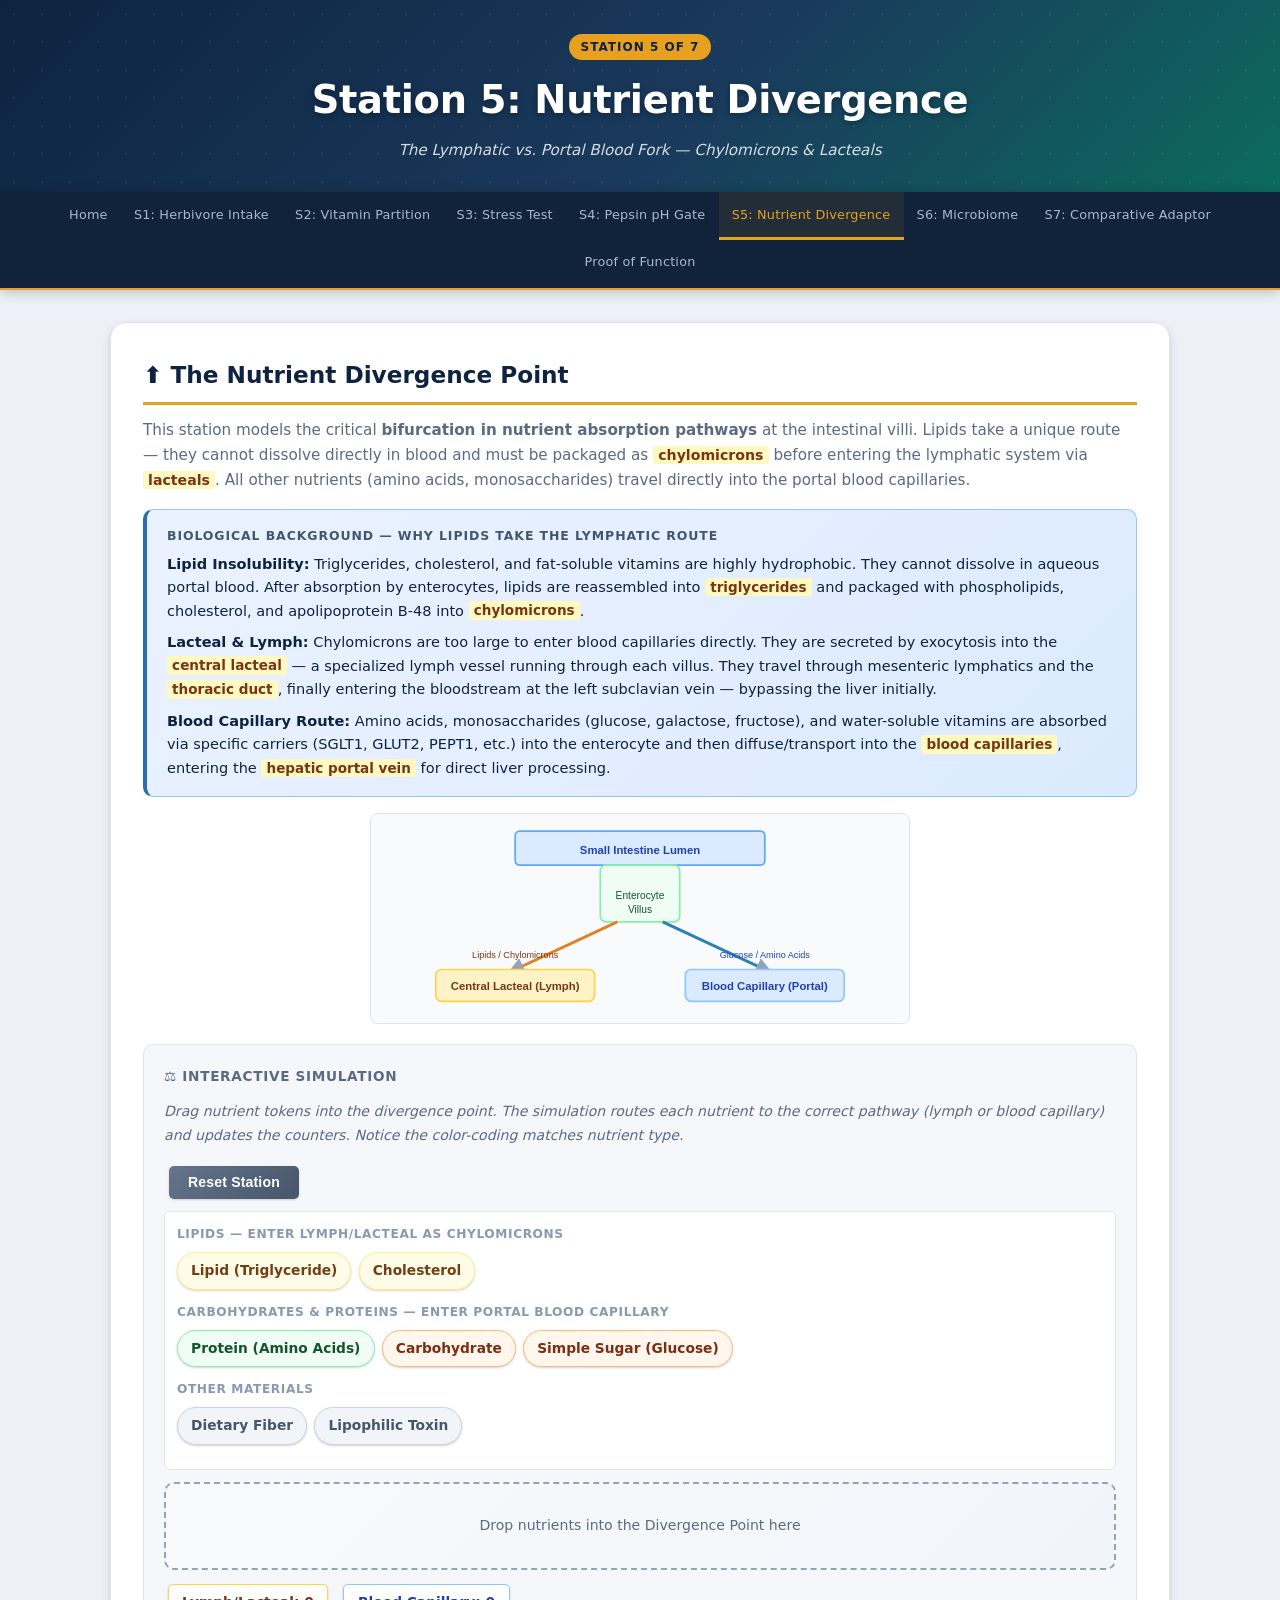
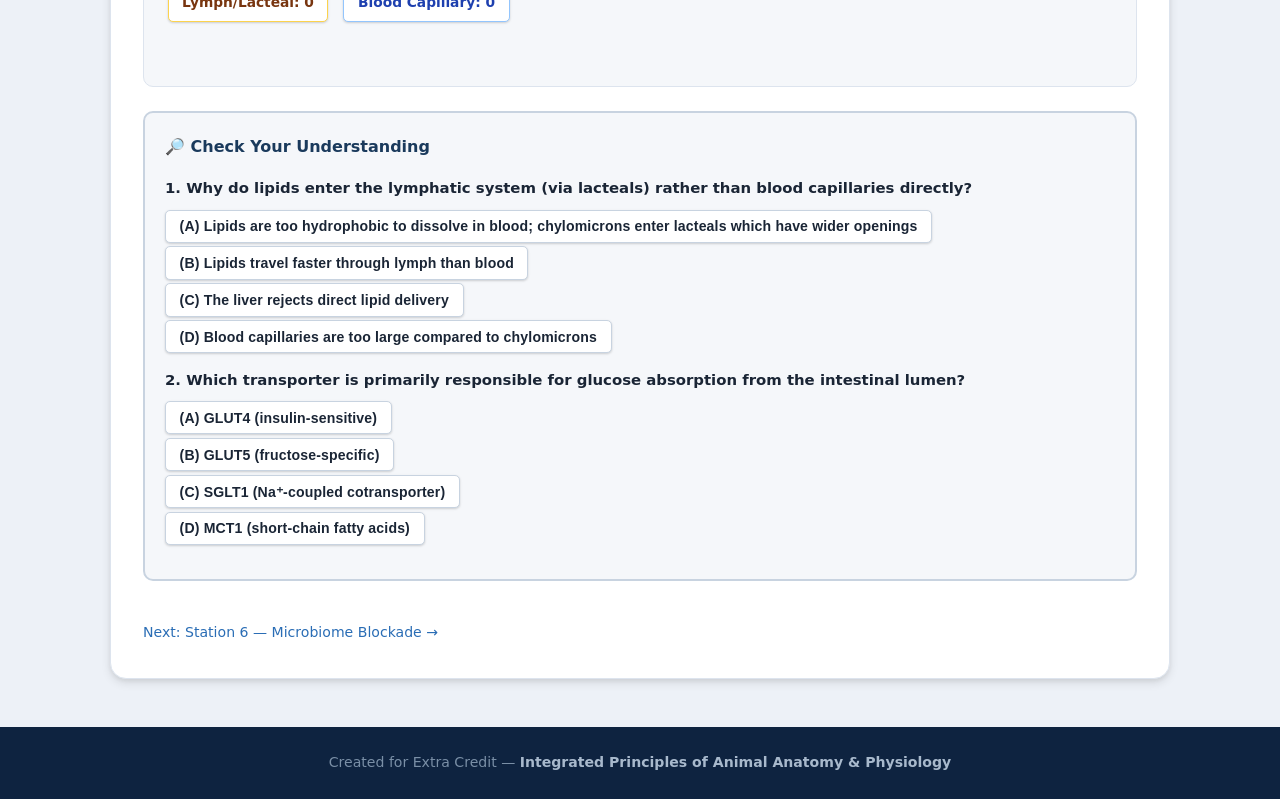
<file: station5.html>
<!DOCTYPE html>
<html lang="en">
<head>
    <meta charset="UTF-8">
    <meta name="viewport" content="width=device-width, initial-scale=1.0">
    <title>Station 5: Nutrient Divergence &mdash; Metabolic Maze</title>
    <link rel="stylesheet" href="style.css">
</head>
<body>
    <header>
        <div class="station-badge">Station 5 of 7</div>
        <h1>Station 5: Nutrient Divergence</h1>
        <p>The Lymphatic vs. Portal Blood Fork &mdash; Chylomicrons & Lacteals</p>
    </header>

    <nav>
        <ul>
            <li><a href="index.html">Home</a></li>
            <li><a href="station1.html">S1: Herbivore Intake</a></li>
            <li><a href="station2.html">S2: Vitamin Partition</a></li>
            <li><a href="station3.html">S3: Stress Test</a></li>
            <li><a href="station4.html">S4: Pepsin pH Gate</a></li>
            <li><a href="station5.html">S5: Nutrient Divergence</a></li>
            <li><a href="station6.html">S6: Microbiome</a></li>
            <li><a href="station7.html">S7: Comparative Adaptor</a></li>
            <li><a href="demo.html">Proof of Function</a></li>
        </ul>
    </nav>

    <main>
        <section>
            <h2>&#11014; The Nutrient Divergence Point</h2>
            <p class="section-desc">
                This station models the critical <strong>bifurcation in nutrient absorption pathways</strong> at the
                intestinal villi. Lipids take a unique route &mdash; they cannot dissolve directly in blood and must
                be packaged as <span class="term">chylomicrons</span> before entering the lymphatic system via
                <span class="term">lacteals</span>. All other nutrients (amino acids, monosaccharides) travel
                directly into the portal blood capillaries.
            </p>

            <!-- Biological Background -->
            <div class="fact-panel">
                <div class="panel-title">Biological Background &mdash; Why Lipids Take the Lymphatic Route</div>
                <p><strong>Lipid Insolubility:</strong> Triglycerides, cholesterol, and fat-soluble vitamins are highly hydrophobic. They cannot dissolve in aqueous portal blood. After absorption by enterocytes, lipids are reassembled into <span class="term">triglycerides</span> and packaged with phospholipids, cholesterol, and apolipoprotein B-48 into <span class="term">chylomicrons</span>.</p>
                <p style="margin-top:.5rem;"><strong>Lacteal & Lymph:</strong> Chylomicrons are too large to enter blood capillaries directly. They are secreted by exocytosis into the <span class="term">central lacteal</span> &mdash; a specialized lymph vessel running through each villus. They travel through mesenteric lymphatics and the <span class="term">thoracic duct</span>, finally entering the bloodstream at the left subclavian vein &mdash; bypassing the liver initially.</p>
                <p style="margin-top:.5rem;"><strong>Blood Capillary Route:</strong> Amino acids, monosaccharides (glucose, galactose, fructose), and water-soluble vitamins are absorbed via specific carriers (SGLT1, GLUT2, PEPT1, etc.) into the enterocyte and then diffuse/transport into the <span class="term">blood capillaries</span>, entering the <span class="term">hepatic portal vein</span> for direct liver processing.</p>
            </div>

            <!-- SVG Divergence Diagram -->
            <svg viewBox="0 0 460 170" xmlns="http://www.w3.org/2000/svg" style="display:block;max-width:540px;margin:1rem auto;background:#f8fafc;border-radius:8px;border:1px solid #dde4ee;padding:8px;">
                <!-- Intestinal lumen top -->
                <rect x="120" y="8" width="220" height="30" rx="4" fill="#dbeafe" stroke="#60a5fa" stroke-width="1.5"/>
                <text x="230" y="28" font-family="sans-serif" font-size="10" fill="#1e40af" text-anchor="middle" font-weight="bold">Small Intestine Lumen</text>
                <!-- Villus -->
                <rect x="195" y="38" width="70" height="50" rx="5" fill="#f0fdf4" stroke="#86efac" stroke-width="1.5"/>
                <text x="230" y="68" font-family="sans-serif" font-size="9" fill="#14532d" text-anchor="middle">Enterocyte</text>
                <text x="230" y="80" font-family="sans-serif" font-size="9" fill="#14532d" text-anchor="middle">Villus</text>
                <!-- Divergence arrow down-left: lymph -->
                <path d="M210,88 L120,130" stroke="#e67e22" stroke-width="2.5" fill="none" marker-end="url(#arr2)"/>
                <!-- Divergence arrow down-right: blood -->
                <path d="M250,88 L340,130" stroke="#2980b9" stroke-width="2.5" fill="none" marker-end="url(#arr2)"/>
                <!-- Lymph box -->
                <rect x="50"  y="130" width="140" height="28" rx="5" fill="#fef3c7" stroke="#fcd34d" stroke-width="1.5"/>
                <text x="120" y="148" font-family="sans-serif" font-size="10" fill="#78350f" text-anchor="middle" font-weight="bold">Central Lacteal (Lymph)</text>
                <!-- Blood cap box -->
                <rect x="270" y="130" width="140" height="28" rx="5" fill="#dbeafe" stroke="#93c5fd" stroke-width="1.5"/>
                <text x="340" y="148" font-family="sans-serif" font-size="10" fill="#1e40af" text-anchor="middle" font-weight="bold">Blood Capillary (Portal)</text>
                <!-- Labels -->
                <text x="120" y="120" font-family="sans-serif" font-size="8" fill="#78350f" text-anchor="middle">Lipids / Chylomicrons</text>
                <text x="340" y="120" font-family="sans-serif" font-size="8" fill="#1e40af" text-anchor="middle">Glucose / Amino Acids</text>
                <defs><marker id="arr2" markerWidth="6" markerHeight="6" refX="3" refY="3" orient="auto"><path d="M0,0 L6,3 L0,6 Z" fill="#94a3b8"/></marker></defs>
            </svg>

            <!-- Simulation -->
            <div class="simulation">
                <div class="simulation-title">&#9878; Interactive Simulation</div>
                <p class="sim-instructions">Drag nutrient tokens into the divergence point. The simulation routes each nutrient to the correct pathway (lymph or blood capillary) and updates the counters. Notice the color-coding matches nutrient type.</p>

                <div id="debug-output"></div>

                <div style="display:flex;gap:.5rem;flex-wrap:wrap;margin-bottom:.5rem;">
                    <button onclick="resetDivergence()" class="btn-reset">Reset Station</button>
                </div>

                <div class="items-bank">
                    <div class="items-bank-label">Lipids &mdash; enter lymph/lacteal as chylomicrons</div>
                    <div class="items">
                        <div id="nut-lipid" draggable="true" ondragstart="drag(event)" data-type="lipid" class="draggable"
                             data-tip="Triglyceride: Packaged into chylomicrons (ApoB-48). Enters central lacteal.">Lipid (Triglyceride)</div>
                        <div id="nut-chol"  draggable="true" ondragstart="drag(event)" data-type="lipid" class="draggable"
                             data-tip="Cholesterol: Incorporated into chylomicron core. Lymphatic transport.">Cholesterol</div>
                    </div>
                    <div class="items-bank-label" style="margin-top:.5rem;">Carbohydrates & Proteins &mdash; enter portal blood capillary</div>
                    <div class="items">
                        <div id="nut-protein" draggable="true" ondragstart="drag(event)" data-type="protein" class="draggable"
                             data-tip="Amino acids: Absorbed via PEPT1, Na+-coupled transporters. Portal blood.">Protein (Amino Acids)</div>
                        <div id="nut-carb"    draggable="true" ondragstart="drag(event)" data-type="carb"    class="draggable"
                             data-tip="Polysaccharides hydrolyzed to glucose/galactose. SGLT1 transport. Portal.">Carbohydrate</div>
                        <div id="nut-sugar"   draggable="true" ondragstart="drag(event)" data-type="carb"    class="draggable"
                             data-tip="Simple monosaccharide. Rapid GLUT2 absorption. High glycemic spike.">Simple Sugar (Glucose)</div>
                    </div>
                    <div class="items-bank-label" style="margin-top:.5rem;">Other Materials</div>
                    <div class="items">
                        <div id="nut-foreign" draggable="true" ondragstart="drag(event)" data-type="other" class="draggable"
                             data-tip="Dietary fiber: Not absorbed. Passes to colon for fermentation.">Dietary Fiber</div>
                        <div id="nut-poison"  draggable="true" ondragstart="drag(event)" data-type="other" class="draggable"
                             data-tip="Lipophilic toxin: May enter lymph via chylomicrons. Emetic reflex triggered.">Lipophilic Toxin</div>
                    </div>
                </div>

                <div id="divergence-zone" class="dropzone"
                     ondrop="dropDivergence(event); removeDragOver(event)"
                     ondragover="allowDrop(event)"
                     ondragleave="removeDragOver(event)">
                    Drop nutrients into the Divergence Point here
                </div>

                <div style="display:flex;gap:.5rem;flex-wrap:wrap;margin:.5rem 0;">
                    <div id="lymph-counter"      class="counter" style="border-color:#fcd34d;color:#78350f;">Lymph/Lacteal: 0</div>
                    <div id="capillary-counter"  class="counter" style="border-color:#93c5fd;color:#1e40af;">Blood Capillary: 0</div>
                </div>
                <div id="divergence-result" class="result"></div>
            </div>

            <!-- Quiz -->
            <div class="quiz-section">
                <h3>&#128270; Check Your Understanding</h3>

                <div class="quiz-question">
                    <p>1. Why do lipids enter the lymphatic system (via lacteals) rather than blood capillaries directly?</p>
                    <button class="quiz-option" data-correct="true" onclick="checkAnswer(this, true, 'Correct! Lipids are hydrophobic and insoluble in aqueous blood. They must be packaged into chylomicrons (large lipoprotein particles) which are too large to pass through the tight junctions of blood capillary walls, but can enter the wider fenestrations of lymphatic lacteals.')">
                        (A) Lipids are too hydrophobic to dissolve in blood; chylomicrons enter lacteals which have wider openings
                    </button>
                    <button class="quiz-option" onclick="checkAnswer(this, false, 'Lipids are not faster in lymph - lymph flows much more slowly than blood. The lymphatic route is used because of the hydrophobic nature of lipids requiring special packaging.')">
                        (B) Lipids travel faster through lymph than blood
                    </button>
                    <button class="quiz-option" onclick="checkAnswer(this, false, 'The liver does accept lipids - chylomicrons eventually deliver cholesterol to the liver as chylomicron remnants after peripheral lipoprotein lipase processing.')">
                        (C) The liver rejects direct lipid delivery
                    </button>
                    <button class="quiz-option" onclick="checkAnswer(this, false, 'Blood capillaries are actually smaller and more numerous than lacteals. The issue is the solubility/size of chylomicron particles, not capillary size.')">
                        (D) Blood capillaries are too large compared to chylomicrons
                    </button>
                    <div class="quiz-feedback"></div>
                </div>

                <div class="quiz-question">
                    <p>2. Which transporter is primarily responsible for glucose absorption from the intestinal lumen?</p>
                    <button class="quiz-option" onclick="checkAnswer(this, false, 'GLUT4 is an insulin-sensitive glucose transporter found primarily in muscle and adipose tissue. It is not the primary intestinal absorption transporter.')">
                        (A) GLUT4 (insulin-sensitive)
                    </button>
                    <button class="quiz-option" onclick="checkAnswer(this, false, 'GLUT5 is the primary fructose transporter in enterocytes. It facilitates fructose (but not glucose) absorption across the apical membrane.')">
                        (B) GLUT5 (fructose-specific)
                    </button>
                    <button class="quiz-option" data-correct="true" onclick="checkAnswer(this, true, 'Correct! SGLT1 (Sodium-Glucose Linked Transporter 1) cotransports glucose and galactose with Na+ across the apical (luminal) membrane of enterocytes. The sodium gradient is maintained by basolateral Na+/K+-ATPase. Glucose then exits via GLUT2 into portal blood.')">
                        (C) SGLT1 (Na&#8314;-coupled cotransporter)
                    </button>
                    <button class="quiz-option" onclick="checkAnswer(this, false, 'MCT1 (Monocarboxylate Transporter 1) transports short-chain fatty acids (like butyrate) from colonic fermentation into colonocytes. Not a glucose transporter.')">
                        (D) MCT1 (short-chain fatty acids)
                    </button>
                    <div class="quiz-feedback"></div>
                </div>
            </div>

            <a href="station6.html" class="back-link">Next: Station 6 &mdash; Microbiome Blockade &rarr;</a>
        </section>
    </main>

    <footer>
        <p>Created for Extra Credit &mdash; <strong>Integrated Principles of Animal Anatomy & Physiology</strong></p>
    </footer>

    <script src="script.js"></script>
</body>
</html>
</file>
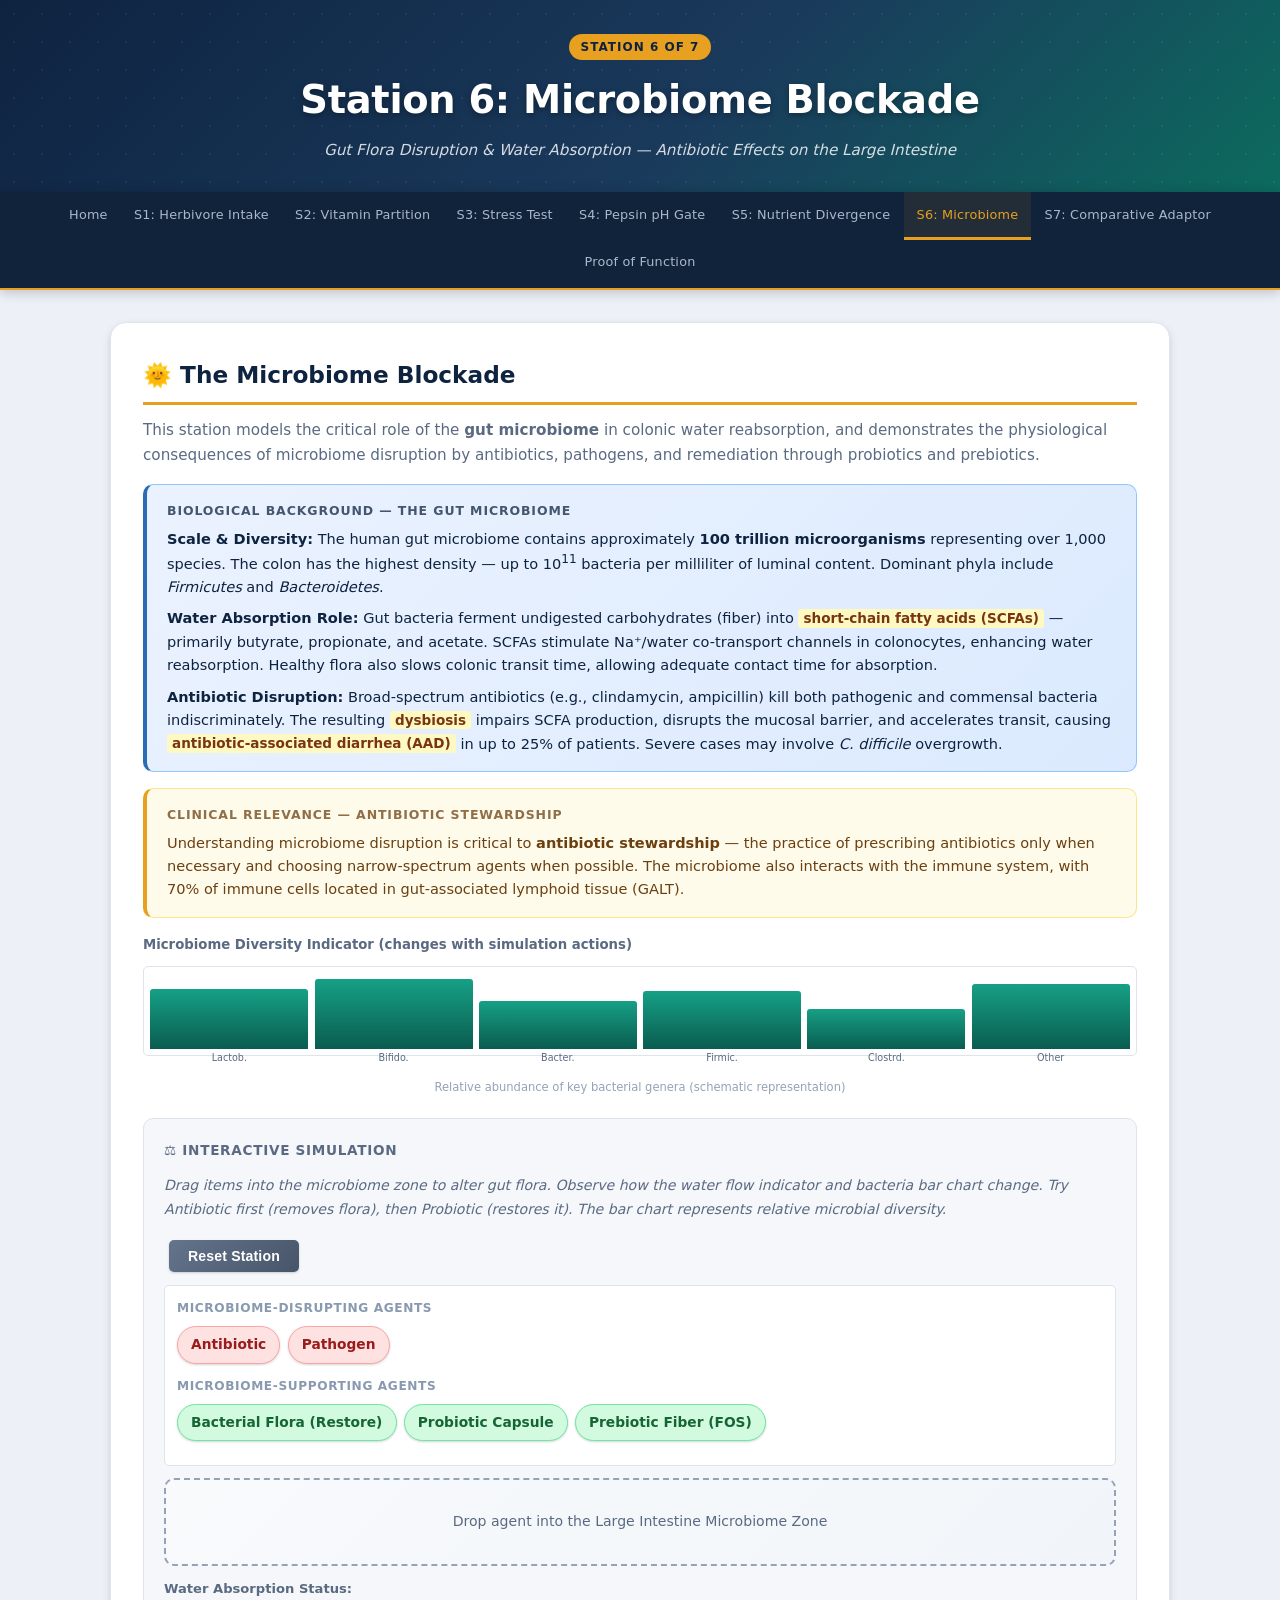
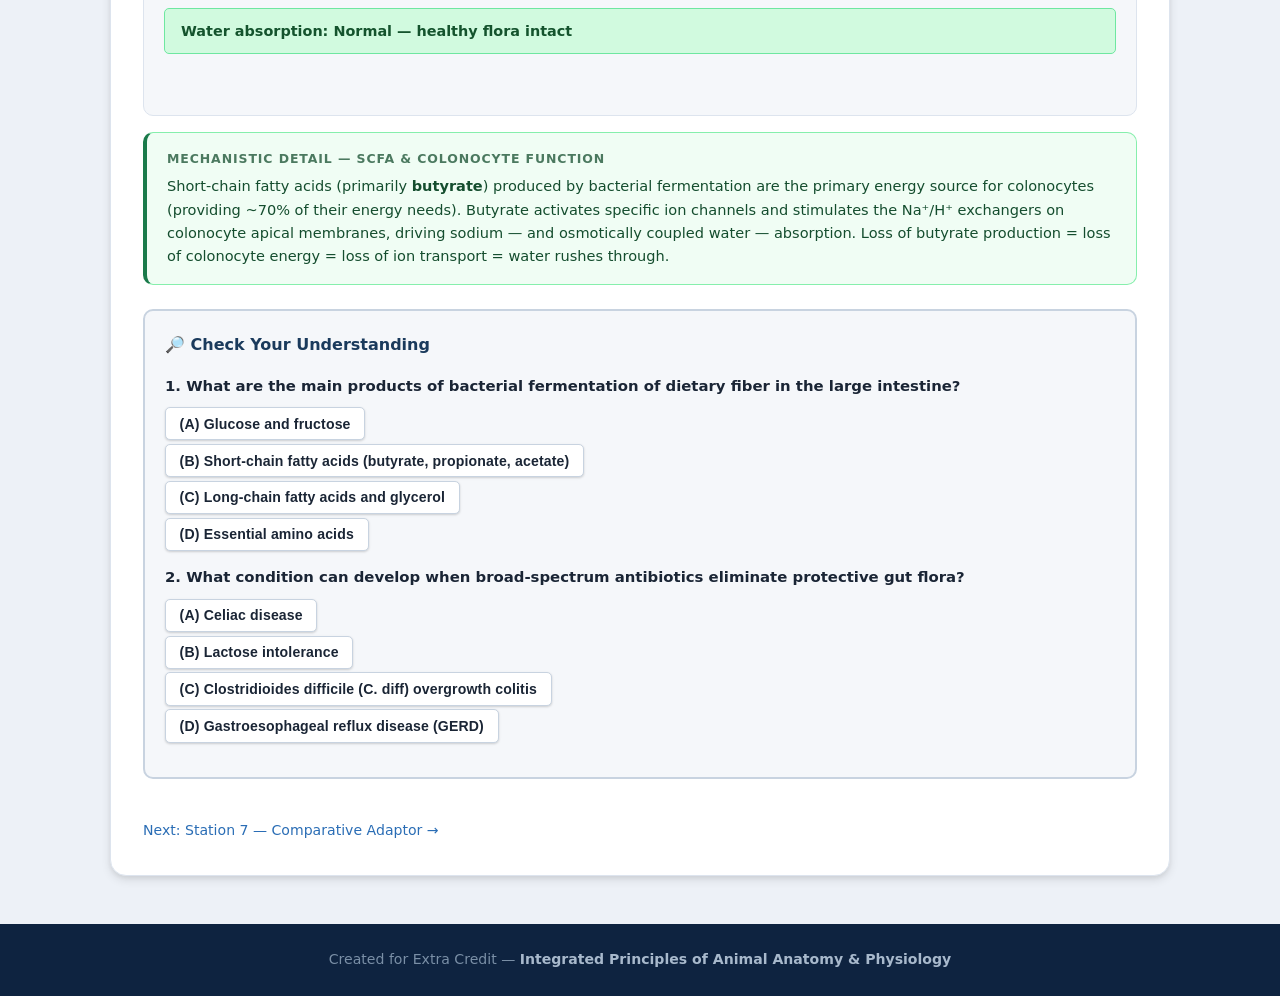
<file: station6.html>
<!DOCTYPE html>
<html lang="en">
<head>
    <meta charset="UTF-8">
    <meta name="viewport" content="width=device-width, initial-scale=1.0">
    <title>Station 6: Microbiome Blockade &mdash; Metabolic Maze</title>
    <link rel="stylesheet" href="style.css">
</head>
<body>
    <header>
        <div class="station-badge">Station 6 of 7</div>
        <h1>Station 6: Microbiome Blockade</h1>
        <p>Gut Flora Disruption & Water Absorption &mdash; Antibiotic Effects on the Large Intestine</p>
    </header>

    <nav>
        <ul>
            <li><a href="index.html">Home</a></li>
            <li><a href="station1.html">S1: Herbivore Intake</a></li>
            <li><a href="station2.html">S2: Vitamin Partition</a></li>
            <li><a href="station3.html">S3: Stress Test</a></li>
            <li><a href="station4.html">S4: Pepsin pH Gate</a></li>
            <li><a href="station5.html">S5: Nutrient Divergence</a></li>
            <li><a href="station6.html">S6: Microbiome</a></li>
            <li><a href="station7.html">S7: Comparative Adaptor</a></li>
            <li><a href="demo.html">Proof of Function</a></li>
        </ul>
    </nav>

    <main>
        <section>
            <h2>&#127774; The Microbiome Blockade</h2>
            <p class="section-desc">
                This station models the critical role of the <strong>gut microbiome</strong> in colonic water
                reabsorption, and demonstrates the physiological consequences of microbiome disruption by
                antibiotics, pathogens, and remediation through probiotics and prebiotics.
            </p>

            <!-- Biological Background -->
            <div class="fact-panel">
                <div class="panel-title">Biological Background &mdash; The Gut Microbiome</div>
                <p><strong>Scale & Diversity:</strong> The human gut microbiome contains approximately <strong>100 trillion microorganisms</strong> representing over 1,000 species. The colon has the highest density &mdash; up to 10<sup>11</sup> bacteria per milliliter of luminal content. Dominant phyla include <em>Firmicutes</em> and <em>Bacteroidetes</em>.</p>
                <p style="margin-top:.5rem;"><strong>Water Absorption Role:</strong> Gut bacteria ferment undigested carbohydrates (fiber) into <span class="term">short-chain fatty acids (SCFAs)</span> &mdash; primarily butyrate, propionate, and acetate. SCFAs stimulate Na&#8314;/water co-transport channels in colonocytes, enhancing water reabsorption. Healthy flora also slows colonic transit time, allowing adequate contact time for absorption.</p>
                <p style="margin-top:.5rem;"><strong>Antibiotic Disruption:</strong> Broad-spectrum antibiotics (e.g., clindamycin, ampicillin) kill both pathogenic and commensal bacteria indiscriminately. The resulting <span class="term">dysbiosis</span> impairs SCFA production, disrupts the mucosal barrier, and accelerates transit, causing <span class="term">antibiotic-associated diarrhea (AAD)</span> in up to 25% of patients. Severe cases may involve <em>C. difficile</em> overgrowth.</p>
            </div>

            <div class="warn-panel">
                <div class="panel-title">Clinical Relevance &mdash; Antibiotic Stewardship</div>
                <p>Understanding microbiome disruption is critical to <strong>antibiotic stewardship</strong> &mdash; the practice of prescribing antibiotics only when necessary and choosing narrow-spectrum agents when possible. The microbiome also interacts with the immune system, with 70% of immune cells located in gut-associated lymphoid tissue (GALT).</p>
            </div>

            <!-- Microbiome Diversity Bar Chart -->
            <div style="margin:1rem 0;">
                <p style="font-size:.83rem;font-weight:600;color:#5a6a82;margin-bottom:.3rem;">Microbiome Diversity Indicator (changes with simulation actions)</p>
                <div class="microbiome-bars" style="height:90px;align-items:flex-end;">
                    <div class="micro-bar" style="height:60px;" data-species="Lactob."></div>
                    <div class="micro-bar" style="height:70px;" data-species="Bifido."></div>
                    <div class="micro-bar" style="height:48px;" data-species="Bacter."></div>
                    <div class="micro-bar" style="height:58px;" data-species="Firmic."></div>
                    <div class="micro-bar" style="height:40px;" data-species="Clostrd."></div>
                    <div class="micro-bar" style="height:65px;" data-species="Other"></div>
                </div>
                <p style="font-size:.72rem;color:#94a3b8;margin-top:22px;text-align:center;">Relative abundance of key bacterial genera (schematic representation)</p>
            </div>

            <!-- Simulation -->
            <div class="simulation">
                <div class="simulation-title">&#9878; Interactive Simulation</div>
                <p class="sim-instructions">Drag items into the microbiome zone to alter gut flora. Observe how the water flow indicator and bacteria bar chart change. Try Antibiotic first (removes flora), then Probiotic (restores it). The bar chart represents relative microbial diversity.</p>

                <div id="debug-output"></div>

                <div style="display:flex;gap:.5rem;flex-wrap:wrap;margin-bottom:.5rem;">
                    <button onclick="resetMicrobiome()" class="btn-reset">Reset Station</button>
                </div>

                <div class="items-bank">
                    <div class="items-bank-label">Microbiome-Disrupting Agents</div>
                    <div class="items">
                        <div id="antibiotic" draggable="true" ondragstart="drag(event)" data-action="remove" class="draggable" data-type="carnivore"
                             data-tip="Broad-spectrum antibiotic: Kills commensal flora. Causes dysbiosis and AAD.">Antibiotic</div>
                        <div id="pathogen"   draggable="true" ondragstart="drag(event)" data-action="pathogen" class="draggable" data-type="carnivore"
                             data-tip="Pathogen (e.g., C. diff): Produces enterotoxins; disrupts epithelial barrier.">Pathogen</div>
                    </div>
                    <div class="items-bank-label" style="margin-top:.5rem;">Microbiome-Supporting Agents</div>
                    <div class="items">
                        <div id="flora"     draggable="true" ondragstart="drag(event)" data-action="restore"   class="draggable" data-type="herbivore"
                             data-tip="Bacterial Flora: Full re-inoculation of commensal microbiome.">Bacterial Flora (Restore)</div>
                        <div id="probiotic" draggable="true" ondragstart="drag(event)" data-action="probiotic" class="draggable" data-type="herbivore"
                             data-tip="Probiotic: Live beneficial bacteria (Lactobacillus, Bifidobacterium).">Probiotic Capsule</div>
                        <div id="prebiotic" draggable="true" ondragstart="drag(event)" data-action="prebiotic" class="draggable" data-type="herbivore"
                             data-tip="Prebiotic fiber (inulin/FOS): Selectively feeds beneficial bacteria.">Prebiotic Fiber (FOS)</div>
                    </div>
                </div>

                <div id="microbiome-zone" class="dropzone"
                     ondrop="dropFlora(event); removeDragOver(event)"
                     ondragover="allowDrop(event)"
                     ondragleave="removeDragOver(event)">
                    Drop agent into the Large Intestine Microbiome Zone
                </div>

                <!-- Water flow indicator -->
                <div style="margin:.75rem 0;">
                    <p style="font-size:.82rem;font-weight:600;color:#5a6a82;margin-bottom:.3rem;">Water Absorption Status:</p>
                    <div id="flow-indicator" class="flow slow">Water absorption: Normal &mdash; healthy flora intact</div>
                </div>

                <div id="microbiome-result" class="result"></div>
            </div>

            <!-- SCFA Pathway Info Box -->
            <div class="concept-panel" style="margin-top:1rem;">
                <div class="panel-title">Mechanistic Detail &mdash; SCFA & Colonocyte Function</div>
                <p>Short-chain fatty acids (primarily <strong>butyrate</strong>) produced by bacterial fermentation are the primary energy source for colonocytes (providing ~70% of their energy needs). Butyrate activates specific ion channels and stimulates the Na&#8314;/H&#8314; exchangers on colonocyte apical membranes, driving sodium &mdash; and osmotically coupled water &mdash; absorption. Loss of butyrate production = loss of colonocyte energy = loss of ion transport = water rushes through.</p>
            </div>

            <!-- Quiz -->
            <div class="quiz-section">
                <h3>&#128270; Check Your Understanding</h3>

                <div class="quiz-question">
                    <p>1. What are the main products of bacterial fermentation of dietary fiber in the large intestine?</p>
                    <button class="quiz-option" onclick="checkAnswer(this, false, 'Simple sugars (glucose, fructose) are absorbed in the small intestine, not produced by large intestine fermentation. Fiber reaches the colon intact.')">
                        (A) Glucose and fructose
                    </button>
                    <button class="quiz-option" data-correct="true" onclick="checkAnswer(this, true, 'Correct! Bacterial fermentation of dietary fiber produces Short-Chain Fatty Acids (SCFAs), primarily butyrate (the main colonocyte energy source), propionate (exported to liver), and acetate. These stimulate ion transport and water absorption by colonocytes.')">
                        (B) Short-chain fatty acids (butyrate, propionate, acetate)
                    </button>
                    <button class="quiz-option" onclick="checkAnswer(this, false, 'Long-chain fatty acids are produced from triglyceride hydrolysis in the small intestine by pancreatic lipase. They are not products of colonic fermentation.')">
                        (C) Long-chain fatty acids and glycerol
                    </button>
                    <button class="quiz-option" onclick="checkAnswer(this, false, 'Amino acids are produced from protein digestion in the small intestine. Some protein degradation occurs in the colon but the primary fermentation product from fiber is SCFAs.')">
                        (D) Essential amino acids
                    </button>
                    <div class="quiz-feedback"></div>
                </div>

                <div class="quiz-question">
                    <p>2. What condition can develop when broad-spectrum antibiotics eliminate protective gut flora?</p>
                    <button class="quiz-option" onclick="checkAnswer(this, false, 'Celiac disease is an autoimmune reaction to gluten (wheat protein), not caused by antibiotic treatment. It is a genetic condition.')">
                        (A) Celiac disease
                    </button>
                    <button class="quiz-option" onclick="checkAnswer(this, false, 'Lactose intolerance is caused by insufficient lactase enzyme production, typically genetic. It is unrelated to antibiotic use.')">
                        (B) Lactose intolerance
                    </button>
                    <button class="quiz-option" data-correct="true" onclick="checkAnswer(this, true, 'Correct! When antibiotics eliminate protective commensal flora, Clostridioides difficile (C. diff) can overgrow and produce toxins A and B that cause severe colitis, pseudomembranous colitis, and life-threatening diarrhea. This is why C. diff infection most commonly follows antibiotic treatment.')">
                        (C) Clostridioides difficile (C. diff) overgrowth colitis
                    </button>
                    <button class="quiz-option" onclick="checkAnswer(this, false, 'Gastroesophageal reflux disease (GERD) is caused by lower esophageal sphincter dysfunction, not microbiome disruption.')">
                        (D) Gastroesophageal reflux disease (GERD)
                    </button>
                    <div class="quiz-feedback"></div>
                </div>
            </div>

            <a href="station7.html" class="back-link">Next: Station 7 &mdash; Comparative Adaptor &rarr;</a>
        </section>
    </main>

    <footer>
        <p>Created for Extra Credit &mdash; <strong>Integrated Principles of Animal Anatomy & Physiology</strong></p>
    </footer>

    <script src="script.js"></script>
</body>
</html>
</file>
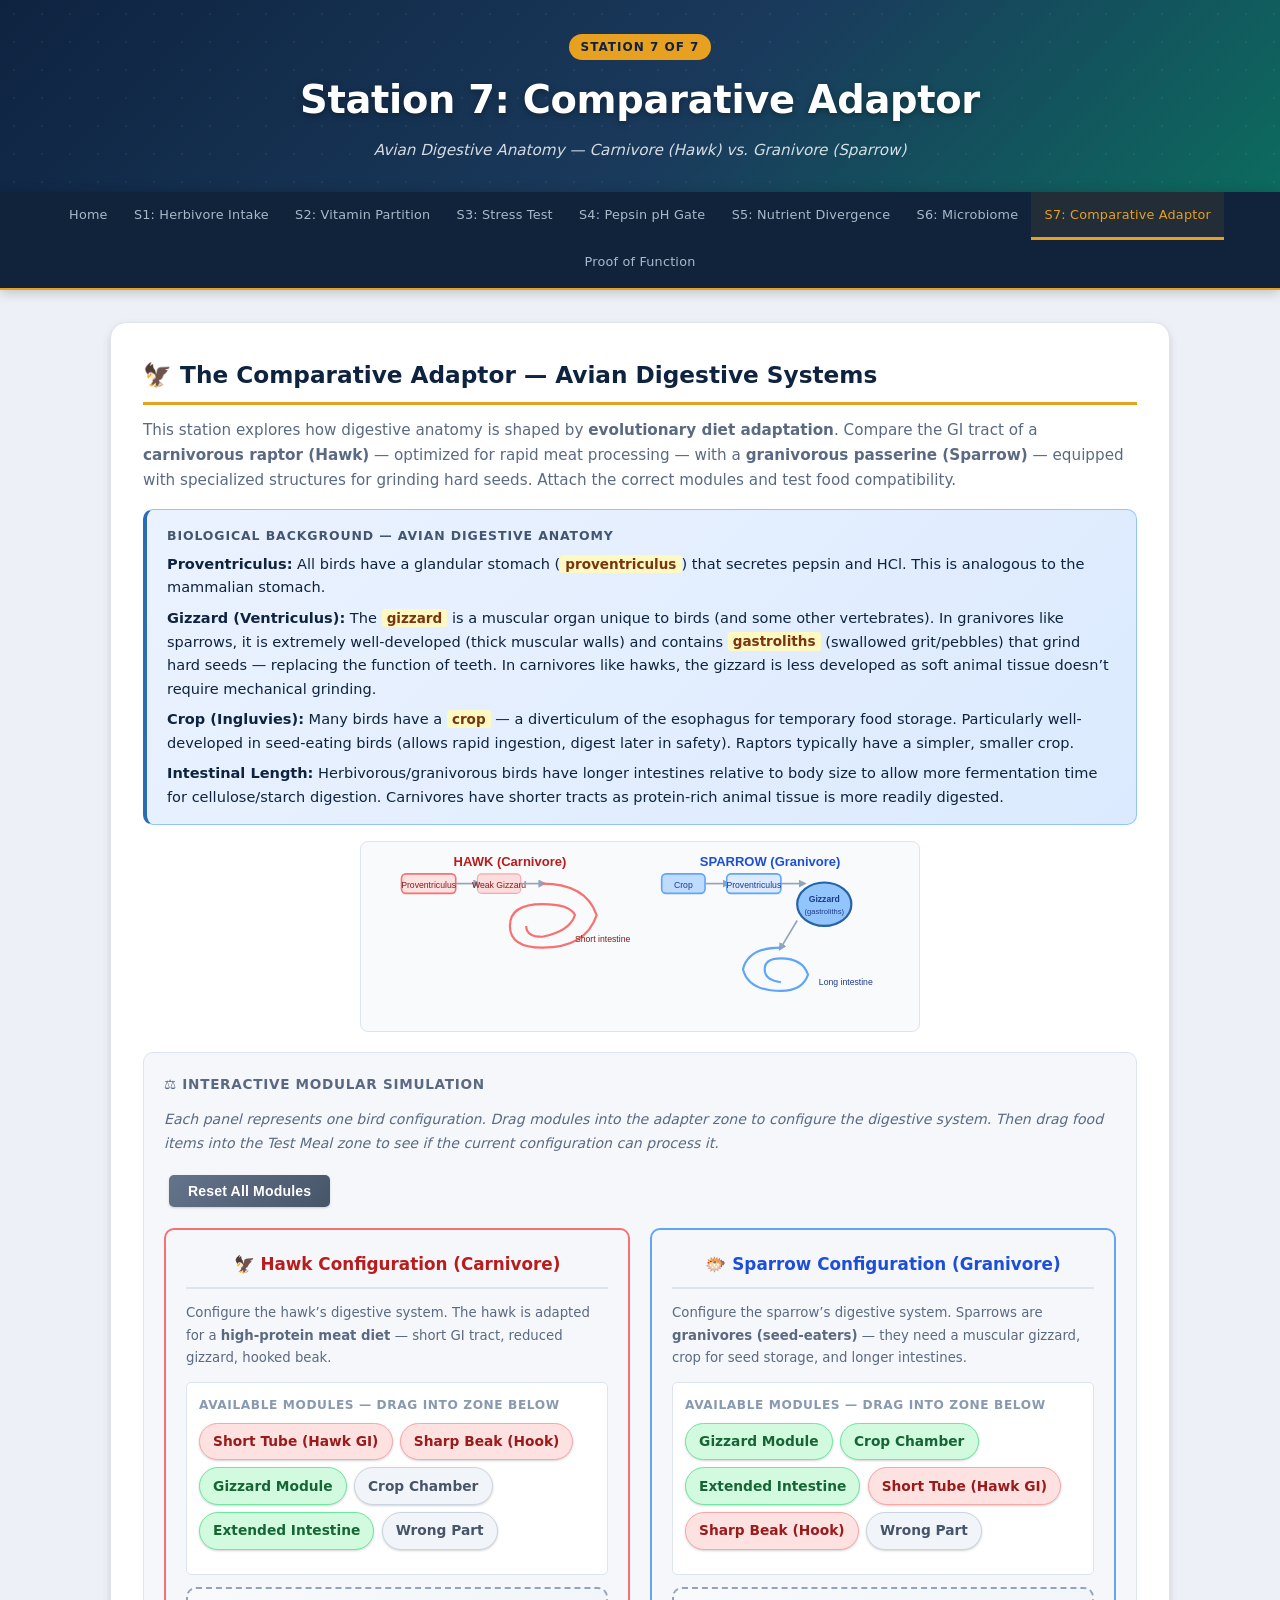
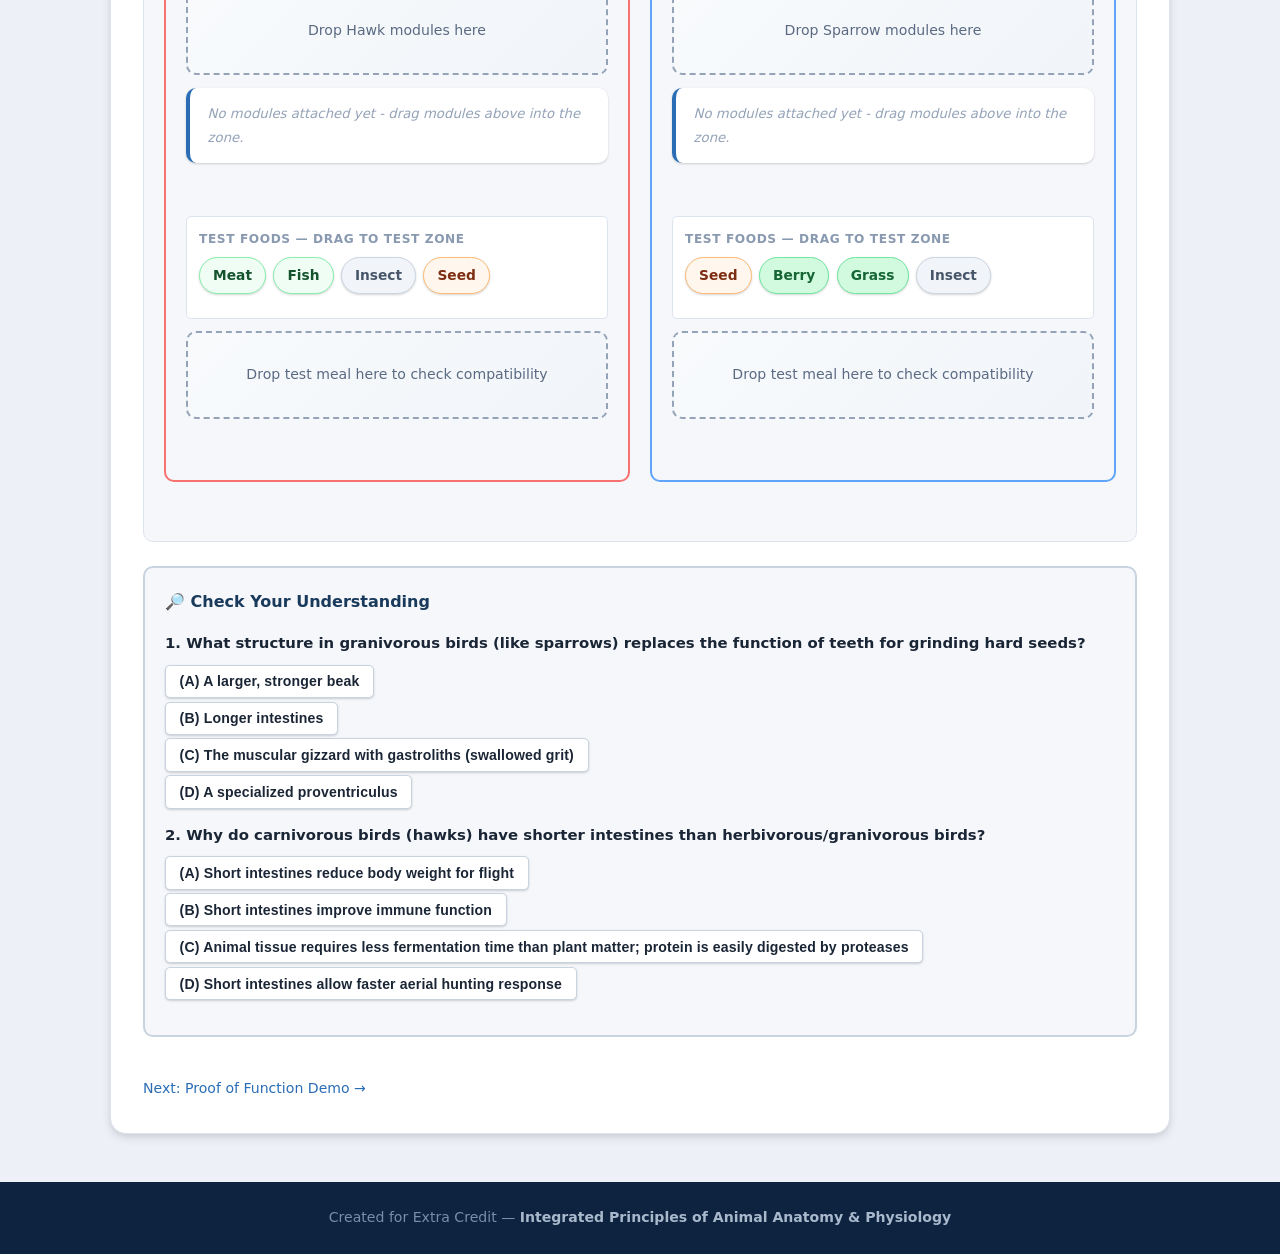
<file: station7.html>
<!DOCTYPE html>
<html lang="en">
<head>
    <meta charset="UTF-8">
    <meta name="viewport" content="width=device-width, initial-scale=1.0">
    <title>Station 7: Comparative Adaptor &mdash; Metabolic Maze</title>
    <link rel="stylesheet" href="style.css">
</head>
<body>
    <header>
        <div class="station-badge">Station 7 of 7</div>
        <h1>Station 7: Comparative Adaptor</h1>
        <p>Avian Digestive Anatomy &mdash; Carnivore (Hawk) vs. Granivore (Sparrow)</p>
    </header>

    <nav>
        <ul>
            <li><a href="index.html">Home</a></li>
            <li><a href="station1.html">S1: Herbivore Intake</a></li>
            <li><a href="station2.html">S2: Vitamin Partition</a></li>
            <li><a href="station3.html">S3: Stress Test</a></li>
            <li><a href="station4.html">S4: Pepsin pH Gate</a></li>
            <li><a href="station5.html">S5: Nutrient Divergence</a></li>
            <li><a href="station6.html">S6: Microbiome</a></li>
            <li><a href="station7.html">S7: Comparative Adaptor</a></li>
            <li><a href="demo.html">Proof of Function</a></li>
        </ul>
    </nav>

    <main>
        <section>
            <h2>&#129413; The Comparative Adaptor &mdash; Avian Digestive Systems</h2>
            <p class="section-desc">
                This station explores how digestive anatomy is shaped by <strong>evolutionary diet adaptation</strong>.
                Compare the GI tract of a <strong>carnivorous raptor (Hawk)</strong> &mdash; optimized for rapid meat processing &mdash;
                with a <strong>granivorous passerine (Sparrow)</strong> &mdash; equipped with specialized structures for
                grinding hard seeds. Attach the correct modules and test food compatibility.
            </p>

            <!-- Biological Background -->
            <div class="fact-panel">
                <div class="panel-title">Biological Background &mdash; Avian Digestive Anatomy</div>
                <p><strong>Proventriculus:</strong> All birds have a glandular stomach (<span class="term">proventriculus</span>) that secretes pepsin and HCl. This is analogous to the mammalian stomach.</p>
                <p style="margin-top:.45rem;"><strong>Gizzard (Ventriculus):</strong> The <span class="term">gizzard</span> is a muscular organ unique to birds (and some other vertebrates). In granivores like sparrows, it is extremely well-developed (thick muscular walls) and contains <span class="term">gastroliths</span> (swallowed grit/pebbles) that grind hard seeds &mdash; replacing the function of teeth. In carnivores like hawks, the gizzard is less developed as soft animal tissue doesn&rsquo;t require mechanical grinding.</p>
                <p style="margin-top:.45rem;"><strong>Crop (Ingluvies):</strong> Many birds have a <span class="term">crop</span> &mdash; a diverticulum of the esophagus for temporary food storage. Particularly well-developed in seed-eating birds (allows rapid ingestion, digest later in safety). Raptors typically have a simpler, smaller crop.</p>
                <p style="margin-top:.45rem;"><strong>Intestinal Length:</strong> Herbivorous/granivorous birds have longer intestines relative to body size to allow more fermentation time for cellulose/starch digestion. Carnivores have shorter tracts as protein-rich animal tissue is more readily digested.</p>
            </div>

            <!-- SVG Comparison Diagram -->
            <svg viewBox="0 0 500 160" xmlns="http://www.w3.org/2000/svg" style="display:block;max-width:560px;margin:1rem auto;background:#f8fafc;border-radius:8px;border:1px solid #dde4ee;padding:8px;">
                <text x="130" y="15" font-family="sans-serif" font-size="12" font-weight="bold" fill="#b91c1c" text-anchor="middle">HAWK (Carnivore)</text>
                <text x="370" y="15" font-family="sans-serif" font-size="12" font-weight="bold" fill="#1d4ed8" text-anchor="middle">SPARROW (Granivore)</text>
                <!-- Hawk GI tract - short, simple -->
                <rect x="30"  y="22" width="50" height="18" rx="4" fill="#fee2e2" stroke="#f87171" stroke-width="1.5"/>
                <text x="55"  y="35" font-family="sans-serif" font-size="8" fill="#7f1d1d" text-anchor="middle">Proventriculus</text>
                <path d="M80,31 L100,31" stroke="#94a3b8" stroke-width="1.5" marker-end="url(#a3)"/>
                <rect x="100" y="22" width="40" height="18" rx="4" fill="#fecaca" stroke="#f87171" stroke-width="1" opacity=".6"/>
                <text x="120" y="35" font-family="sans-serif" font-size="8" fill="#7f1d1d" text-anchor="middle">Weak Gizzard</text>
                <path d="M140,31 L160,31" stroke="#94a3b8" stroke-width="1.5" marker-end="url(#a3)"/>
                <path d="M160,31 Q200,31 210,60 Q200,90 160,90 Q130,90 130,70 Q130,50 160,50 Q185,50 190,60 Q185,75 160,80 Q145,80 145,70" stroke="#f87171" stroke-width="2" fill="none"/>
                <text x="190" y="85" font-family="sans-serif" font-size="8" fill="#7f1d1d">Short intestine</text>

                <!-- Sparrow GI tract - with crop and large gizzard -->
                <rect x="270" y="22" width="40" height="18" rx="4" fill="#bfdbfe" stroke="#60a5fa" stroke-width="1.5"/>
                <text x="290" y="35" font-family="sans-serif" font-size="8" fill="#1e3a8a" text-anchor="middle">Crop</text>
                <path d="M310,31 L330,31" stroke="#94a3b8" stroke-width="1.5" marker-end="url(#a3)"/>
                <rect x="330" y="22" width="50" height="18" rx="4" fill="#dbeafe" stroke="#60a5fa" stroke-width="1.5"/>
                <text x="355" y="35" font-family="sans-serif" font-size="8" fill="#1e3a8a" text-anchor="middle">Proventriculus</text>
                <path d="M380,31 L400,31" stroke="#94a3b8" stroke-width="1.5" marker-end="url(#a3)"/>
                <ellipse cx="420" cy="50" rx="25" ry="20" fill="#93c5fd" stroke="#2563a8" stroke-width="2"/>
                <text x="420" y="48" font-family="sans-serif" font-size="8" fill="#1e3a8a" text-anchor="middle" font-weight="bold">Gizzard</text>
                <text x="420" y="59" font-family="sans-serif" font-size="7" fill="#1e3a8a" text-anchor="middle">(gastroliths)</text>
                <path d="M395,65 L380,90" stroke="#94a3b8" stroke-width="1.5" marker-end="url(#a3)"/>
                <path d="M380,90 Q350,90 345,110 Q350,130 380,130 Q400,130 405,115 Q400,100 380,100 Q365,100 365,110 Q365,120 380,122" stroke="#60a5fa" stroke-width="2" fill="none"/>
                <text x="415" y="125" font-family="sans-serif" font-size="8" fill="#1e3a8a">Long intestine</text>
                <defs><marker id="a3" markerWidth="5" markerHeight="5" refX="2.5" refY="2.5" orient="auto"><path d="M0,0 L5,2.5 L0,5 Z" fill="#94a3b8"/></marker></defs>
            </svg>

            <div id="debug-output"></div>

            <!-- Simulation -->
            <div class="simulation">
                <div class="simulation-title">&#9878; Interactive Modular Simulation</div>
                <p class="sim-instructions">Each panel represents one bird configuration. Drag modules into the adapter zone to configure the digestive system. Then drag food items into the Test Meal zone to see if the current configuration can process it.</p>

                <div style="display:flex;gap:.5rem;flex-wrap:wrap;margin-bottom:.75rem;">
                    <button onclick="resetAdaptor()" class="btn-reset">Reset All Modules</button>
                </div>

                <div class="two-panels">
                    <!-- HAWK PANEL -->
                    <div class="panel hawk">
                        <h3>&#129413; Hawk Configuration (Carnivore)</h3>
                        <p style="font-size:.83rem;color:#5a6a82;margin-bottom:.75rem;">Configure the hawk&rsquo;s digestive system. The hawk is adapted for a <strong>high-protein meat diet</strong> &mdash; short GI tract, reduced gizzard, hooked beak.</p>

                        <div class="items-bank">
                            <div class="items-bank-label">Available Modules &mdash; drag into zone below</div>
                            <div class="items" style="flex-wrap:wrap;">
                                <div id="mod-hawk-hawk"      draggable="true" ondragstart="drag(event)" data-action="hawk"      class="draggable" data-type="carnivore"
                                     data-tip="Short tube: Carnivore GI adapted for rapid protein transit.">Short Tube (Hawk GI)</div>
                                <div id="mod-hawk-sharpbeak" draggable="true" ondragstart="drag(event)" data-action="sharpbeak" class="draggable" data-type="carnivore"
                                     data-tip="Hooked beak: Tears flesh from prey. Adapted for carnivory.">Sharp Beak (Hook)</div>
                                <div id="mod-hawk-sparrow"   draggable="true" ondragstart="drag(event)" data-action="sparrow"   class="draggable" data-type="herbivore"
                                     data-tip="Gizzard: Not typical for hawks. Test what happens!">Gizzard Module</div>
                                <div id="mod-hawk-crop"      draggable="true" ondragstart="drag(event)" data-action="crop"      class="draggable" data-type="other"
                                     data-tip="Crop: Esophageal storage pouch. Less prominent in hawks.">Crop Chamber</div>
                                <div id="mod-hawk-longtube"  draggable="true" ondragstart="drag(event)" data-action="longtube"  class="draggable" data-type="herbivore"
                                     data-tip="Extended intestine: Herbivore adaptation. Mismatch for hawks.">Extended Intestine</div>
                                <div id="mod-hawk-wrong"     draggable="true" ondragstart="drag(event)" data-action="wrong"     class="draggable" data-type="other"
                                     data-tip="Wrong part: Incompatible. See what happens when you try.">Wrong Part</div>
                            </div>
                        </div>

                        <div id="hawk-adaptor-zone" class="dropzone"
                             ondrop="dropAdaptor(event); removeDragOver(event)"
                             ondragover="allowDrop(event)"
                             ondragleave="removeDragOver(event)">
                            Drop Hawk modules here
                        </div>
                        <div id="attached-hawk" class="result"></div>
                        <div id="adaptor-result-hawk" class="result"></div>

                        <div class="items-bank" style="margin-top:.75rem;">
                            <div class="items-bank-label">Test Foods &mdash; drag to Test Zone</div>
                            <div class="items">
                                <div id="food-hawk-meat"   draggable="true" ondragstart="drag(event)" class="draggable" data-type="protein">Meat</div>
                                <div id="food-hawk-fish"   draggable="true" ondragstart="drag(event)" class="draggable" data-type="protein">Fish</div>
                                <div id="food-hawk-insect" draggable="true" ondragstart="drag(event)" class="draggable" data-type="other">Insect</div>
                                <div id="food-hawk-seed"   draggable="true" ondragstart="drag(event)" class="draggable" data-type="carb">Seed</div>
                            </div>
                        </div>
                        <div id="hawk-test-zone" class="dropzone"
                             ondrop="dropTestFood(event); removeDragOver(event)"
                             ondragover="allowDrop(event)"
                             ondragleave="removeDragOver(event)">
                            Drop test meal here to check compatibility
                        </div>
                        <div id="test-result-hawk" class="result"></div>
                    </div>

                    <!-- SPARROW PANEL -->
                    <div class="panel sparrow">
                        <h3>&#128033; Sparrow Configuration (Granivore)</h3>
                        <p style="font-size:.83rem;color:#5a6a82;margin-bottom:.75rem;">Configure the sparrow&rsquo;s digestive system. Sparrows are <strong>granivores (seed-eaters)</strong> &mdash; they need a muscular gizzard, crop for seed storage, and longer intestines.</p>

                        <div class="items-bank">
                            <div class="items-bank-label">Available Modules &mdash; drag into zone below</div>
                            <div class="items" style="flex-wrap:wrap;">
                                <div id="mod-sparrow-sparrow"   draggable="true" ondragstart="drag(event)" data-action="sparrow"   class="draggable" data-type="herbivore"
                                     data-tip="Gizzard: Muscular grinding chamber with gastroliths. Essential for seeds.">Gizzard Module</div>
                                <div id="mod-sparrow-crop"      draggable="true" ondragstart="drag(event)" data-action="crop"      class="draggable" data-type="herbivore"
                                     data-tip="Crop: Stores and softens seeds before gizzard processing.">Crop Chamber</div>
                                <div id="mod-sparrow-longtube"  draggable="true" ondragstart="drag(event)" data-action="longtube"  class="draggable" data-type="herbivore"
                                     data-tip="Extended intestine: More surface area for starch/fiber digestion.">Extended Intestine</div>
                                <div id="mod-sparrow-hawk"      draggable="true" ondragstart="drag(event)" data-action="hawk"      class="draggable" data-type="carnivore"
                                     data-tip="Short tube: Carnivore adaptation. Mismatch for sparrow.">Short Tube (Hawk GI)</div>
                                <div id="mod-sparrow-sharpbeak" draggable="true" ondragstart="drag(event)" data-action="sharpbeak" class="draggable" data-type="carnivore"
                                     data-tip="Hooked beak: Carnivore beak. Mismatch for sparrow diet.">Sharp Beak (Hook)</div>
                                <div id="mod-sparrow-wrong"     draggable="true" ondragstart="drag(event)" data-action="wrong"     class="draggable" data-type="other"
                                     data-tip="Wrong part: Incompatible module.">Wrong Part</div>
                            </div>
                        </div>

                        <div id="sparrow-adaptor-zone" class="dropzone"
                             ondrop="dropAdaptor(event); removeDragOver(event)"
                             ondragover="allowDrop(event)"
                             ondragleave="removeDragOver(event)">
                            Drop Sparrow modules here
                        </div>
                        <div id="attached-sparrow" class="result"></div>
                        <div id="adaptor-result-sparrow" class="result"></div>

                        <div class="items-bank" style="margin-top:.75rem;">
                            <div class="items-bank-label">Test Foods &mdash; drag to Test Zone</div>
                            <div class="items">
                                <div id="food-sparrow-seed"   draggable="true" ondragstart="drag(event)" class="draggable" data-type="carb">Seed</div>
                                <div id="food-sparrow-berry"  draggable="true" ondragstart="drag(event)" class="draggable" data-type="herbivore">Berry</div>
                                <div id="food-sparrow-grass"  draggable="true" ondragstart="drag(event)" class="draggable" data-type="herbivore">Grass</div>
                                <div id="food-sparrow-insect" draggable="true" ondragstart="drag(event)" class="draggable" data-type="other">Insect</div>
                            </div>
                        </div>
                        <div id="sparrow-test-zone" class="dropzone"
                             ondrop="dropTestFood(event); removeDragOver(event)"
                             ondragover="allowDrop(event)"
                             ondragleave="removeDragOver(event)">
                            Drop test meal here to check compatibility
                        </div>
                        <div id="test-result-sparrow" class="result"></div>
                    </div>
                </div>

                <div id="adaptor-result" class="result" style="margin-top:.75rem;"></div>
            </div>

            <!-- Quiz -->
            <div class="quiz-section">
                <h3>&#128270; Check Your Understanding</h3>

                <div class="quiz-question">
                    <p>1. What structure in granivorous birds (like sparrows) replaces the function of teeth for grinding hard seeds?</p>
                    <button class="quiz-option" onclick="checkAnswer(this, false, 'A larger beak helps with cracking open seeds in some species, but the internal grinding mechanism is the gizzard. The beak alone cannot grind seeds into digestible particles.')">
                        (A) A larger, stronger beak
                    </button>
                    <button class="quiz-option" onclick="checkAnswer(this, false, 'Longer intestines increase absorption time but do not perform mechanical grinding of hard seed coats. The gizzard performs the grinding function.')">
                        (B) Longer intestines
                    </button>
                    <button class="quiz-option" data-correct="true" onclick="checkAnswer(this, true, 'Correct! The muscular gizzard (ventriculus) in granivores contains gastroliths (swallowed stones/grit). Powerful muscular contractions (up to 200N in large species) between the hard grit and gizzard walls pulverize hard seed coats, releasing the nutritious endosperm within - functionally equivalent to molariform teeth in herbivores.')">
                        (C) The muscular gizzard with gastroliths (swallowed grit)
                    </button>
                    <button class="quiz-option" onclick="checkAnswer(this, false, 'The proventriculus is the glandular stomach found in ALL birds. It secretes pepsin and HCl for chemical digestion but does not perform mechanical grinding of hard seeds.')">
                        (D) A specialized proventriculus
                    </button>
                    <div class="quiz-feedback"></div>
                </div>

                <div class="quiz-question">
                    <p>2. Why do carnivorous birds (hawks) have shorter intestines than herbivorous/granivorous birds?</p>
                    <button class="quiz-option" onclick="checkAnswer(this, false, 'Hawks fly powerfully and efficiently despite any relative intestinal length. Body weight reduction (hollow bones, feather adaptations) is achieved by other means, not specifically by intestinal shortening as a primary adaptation.')">
                        (A) Short intestines reduce body weight for flight
                    </button>
                    <button class="quiz-option" onclick="checkAnswer(this, false, 'Hawks have a strong immune system, but intestinal length is not related to immunity. The gut-associated lymphoid tissue (GALT) provides immunity regardless of intestinal length.')">
                        (B) Short intestines improve immune function
                    </button>
                    <button class="quiz-option" data-correct="true" onclick="checkAnswer(this, true, 'Correct! Animal tissue (muscle protein, fat) is nutritionally dense, easily denatured at low pH, and readily hydrolyzed by proteases and lipases. It requires minimal fermentation time compared to plant matter. Short intestines reduce the time meat spends in the gut, limiting bacterial putrefaction of protein-rich food, and reflecting the lower enzymatic processing time required.')">
                        (C) Animal tissue requires less fermentation time than plant matter; protein is easily digested by proteases
                    </button>
                    <button class="quiz-option" onclick="checkAnswer(this, false, 'There is no evidence that intestinal length is correlated with aerial hunting vs. ground feeding. The adaptation is dietary, not behavioral.')">
                        (D) Short intestines allow faster aerial hunting response
                    </button>
                    <div class="quiz-feedback"></div>
                </div>
            </div>

            <a href="demo.html" class="back-link">Next: Proof of Function Demo &rarr;</a>
        </section>
    </main>

    <footer>
        <p>Created for Extra Credit &mdash; <strong>Integrated Principles of Animal Anatomy & Physiology</strong></p>
    </footer>

    <script src="script.js"></script>
</body>
</html>
</file>
<file: style.css>
/* ==========================================
   METABOLIC MAZE â GLOBAL STYLESHEET
   Academic/Scientific Theme
   ========================================== */

/* --- CSS CUSTOM PROPERTIES --- */
:root {
    --primary:       #1a3a5c;
    --primary-dark:  #0e2340;
    --primary-light: #2a6db5;
    --secondary:     #0c6b5e;
    --secondary-light:#14a896;
    --accent:        #e8a020;
    --accent-dark:   #c5820f;
    --danger:        #c0392b;
    --success:       #1a7a4a;
    --warning:       #c77b0a;

    /* station accent colours */
    --s1: #27ae60;
    --s2: #8e44ad;
    --s3: #e67e22;
    --s4: #c0392b;
    --s5: #2980b9;
    --s6: #16a085;
    --s7: #d4a017;

    --bg:            #edf1f7;
    --surface:       #ffffff;
    --surface-alt:   #f5f7fa;
    --text:          #1a2535;
    --text-muted:    #5a6a82;
    --text-light:    #8899b0;
    --border:        #c8d3e0;
    --border-light:  #dde4ee;

    --shadow-sm:  0 1px 3px rgba(0,0,0,.11), 0 1px 2px rgba(0,0,0,.07);
    --shadow:     0 4px 10px rgba(0,0,0,.10), 0 2px 5px rgba(0,0,0,.06);
    --shadow-lg:  0 10px 28px rgba(0,0,0,.13), 0 4px 12px rgba(0,0,0,.08);
    --shadow-xl:  0 20px 45px rgba(0,0,0,.16);

    --radius-sm:   5px;
    --radius:      10px;
    --radius-lg:   16px;
    --radius-full: 999px;

    --transition:      all .22s ease;
    --transition-slow: all .45s ease;
}

/* --- RESET --- */
*, *::before, *::after { box-sizing: border-box; margin: 0; padding: 0; }
img { max-width: 100%; height: auto; display: block; }

/* --- BODY --- */
body {
    font-family: 'Segoe UI', system-ui, -apple-system, sans-serif;
    background: var(--bg);
    color: var(--text);
    line-height: 1.7;
    min-height: 100vh;
    animation: pageIn .55s ease both;
}
@keyframes pageIn {
    from { opacity: 0; transform: translateY(8px); }
    to   { opacity: 1; transform: translateY(0); }
}

/* ==========================================
   HEADER
   ========================================== */
header {
    background: linear-gradient(135deg, var(--primary-dark) 0%, var(--primary) 55%, var(--secondary) 100%);
    color: #fff;
    padding: 2rem 1.5rem 1.75rem;
    text-align: center;
    position: relative;
    overflow: hidden;
}
/* subtle DNA-lattice watermark */
header::before {
    content: '';
    position: absolute; inset: 0;
    background-image:
        radial-gradient(circle, rgba(255,255,255,.06) 1px, transparent 1px);
    background-size: 28px 28px;
    pointer-events: none;
}
header h1 {
    position: relative;
    font-size: clamp(1.4rem, 4vw, 2.4rem);
    font-weight: 800;
    letter-spacing: -.3px;
    text-shadow: 0 2px 6px rgba(0,0,0,.35);
}
header p {
    position: relative;
    font-size: .95rem;
    opacity: .82;
    margin-top: .35rem;
    font-style: italic;
}
.station-badge {
    display: inline-block;
    background: var(--accent);
    color: var(--primary-dark);
    font-weight: 700;
    font-size: .75rem;
    padding: .18rem .7rem;
    border-radius: var(--radius-full);
    letter-spacing: 1px;
    text-transform: uppercase;
    margin-bottom: .45rem;
    position: relative;
}

/* ==========================================
   NAVIGATION
   ========================================== */
nav {
    background: rgba(10, 28, 52, .97);
    backdrop-filter: blur(12px);
    padding: 0;
    position: sticky;
    top: 0;
    z-index: 100;
    box-shadow: 0 2px 12px rgba(0,0,0,.22);
    border-bottom: 2.5px solid var(--accent);
}
nav ul {
    list-style: none;
    display: flex;
    justify-content: center;
    flex-wrap: wrap;
    gap: 0;
}
nav li { position: relative; }
nav a {
    display: block;
    color: #a8b9cc;
    text-decoration: none;
    font-weight: 500;
    font-size: .8rem;
    padding: .72rem .82rem;
    letter-spacing: .2px;
    transition: var(--transition);
    border-bottom: 3px solid transparent;
    white-space: nowrap;
}
nav a:hover {
    color: #fff;
    background: rgba(255,255,255,.07);
    border-bottom-color: var(--accent);
}
nav a.active {
    color: var(--accent);
    border-bottom-color: var(--accent);
    background: rgba(232,160,32,.08);
}

/* ==========================================
   MAIN LAYOUT
   ========================================== */
main {
    max-width: 1100px;
    margin: 2rem auto;
    padding: 0 1.25rem;
}
section {
    background: var(--surface);
    border-radius: var(--radius-lg);
    box-shadow: var(--shadow);
    padding: 2rem;
    margin-bottom: 2rem;
    border: 1px solid var(--border-light);
}
section h2 {
    color: var(--primary-dark);
    font-size: 1.45rem;
    font-weight: 700;
    margin-bottom: .8rem;
    padding-bottom: .5rem;
    border-bottom: 3px solid var(--accent);
    display: flex;
    align-items: center;
    gap: .5rem;
}
.section-desc {
    color: var(--text-muted);
    font-size: .95rem;
    line-height: 1.65;
    margin-bottom: .5rem;
}
ol.station-requirements {
    padding-left: 1.3rem;
    margin: .6rem 0;
    color: var(--text-muted);
    font-size: .93rem;
}
ol.station-requirements li { margin-bottom: .35rem; }

/* ==========================================
   FACT / CONCEPT / WARN PANELS
   ========================================== */
.fact-panel, .concept-panel, .warn-panel {
    border-radius: var(--radius);
    padding: 1rem 1.25rem;
    margin: 1rem 0;
    font-size: .91rem;
    line-height: 1.6;
}
.fact-panel {
    background: linear-gradient(135deg, #ebf2ff, #dbeafe);
    border: 1px solid #93c5fd;
    border-left: 4px solid var(--primary-light);
    color: var(--primary-dark);
}
.concept-panel {
    background: #f0fdf4;
    border: 1px solid #86efac;
    border-left: 4px solid var(--success);
    color: #144d2e;
}
.warn-panel {
    background: #fffbeb;
    border: 1px solid #fde68a;
    border-left: 4px solid var(--accent);
    color: #6b3f10;
}
.panel-title {
    font-weight: 700;
    font-size: .78rem;
    text-transform: uppercase;
    letter-spacing: .9px;
    margin-bottom: .35rem;
    opacity: .75;
}

/* ==========================================
   QUIZ
   ========================================== */
.quiz-section {
    background: var(--surface-alt);
    border: 2px solid var(--border);
    border-radius: var(--radius);
    padding: 1.25rem;
    margin: 1.5rem 0;
}
.quiz-section h3 {
    color: var(--primary);
    font-size: 1rem;
    margin-bottom: 1rem;
    display: flex;
    align-items: center;
    gap: .4rem;
}
.quiz-question { margin-bottom: .9rem; }
.quiz-question p {
    font-weight: 600;
    font-size: .93rem;
    margin-bottom: .5rem;
    color: var(--text);
}
.quiz-option {
    display: block;
    padding: .48rem .85rem;
    margin: .22rem 0;
    background: #fff;
    border: 1.5px solid var(--border);
    border-radius: var(--radius-sm);
    cursor: pointer;
    font-size: .88rem;
    transition: var(--transition);
    color: var(--text);
}
.quiz-option:hover { border-color: var(--primary-light); background: #eff6ff; }
.quiz-option.correct { background: #dcfce7; border-color: #4ade80; color: #14532d; font-weight: 600; }
.quiz-option.wrong   { background: #fee2e2; border-color: #f87171; color: #7f1d1d; }
.quiz-feedback {
    font-size: .85rem;
    color: var(--text-muted);
    font-style: italic;
    margin-top: .4rem;
    padding: .4rem .7rem;
    border-radius: var(--radius-sm);
    background: #f8fafc;
    border: 1px solid var(--border-light);
    display: none;
}
.quiz-feedback.visible { display: block; animation: fadeInUp .3s ease; }

/* ==========================================
   SIMULATION BOX
   ========================================== */
.simulation {
    background: var(--surface-alt);
    border: 1px solid var(--border-light);
    border-radius: var(--radius);
    padding: 1.25rem;
    margin-top: 1.25rem;
}
.simulation-title {
    font-size: .85rem;
    font-weight: 600;
    text-transform: uppercase;
    letter-spacing: .7px;
    color: var(--text-muted);
    margin-bottom: .75rem;
    display: flex;
    align-items: center;
    gap: .4rem;
}
.sim-instructions {
    font-size: .88rem;
    color: var(--text-muted);
    font-style: italic;
    margin-bottom: .85rem;
}

/* ==========================================
   ITEMS BANK (draggable items palette)
   ========================================== */
.items-bank {
    padding: .75rem;
    background: #fff;
    border: 1px solid var(--border-light);
    border-radius: var(--radius-sm);
    margin-bottom: .75rem;
}
.items-bank-label {
    font-size: .76rem;
    font-weight: 700;
    text-transform: uppercase;
    letter-spacing: .6px;
    color: var(--text-light);
    margin-bottom: .45rem;
}
/* keep old .items class working */
.items {
    display: flex;
    flex-wrap: wrap;
    gap: .45rem;
    margin-bottom: .75rem;
}

/* ==========================================
   DRAGGABLE CHIPS
   ========================================== */
.draggable {
    display: inline-flex;
    align-items: center;
    gap: .28rem;
    padding: .38rem .82rem;
    border-radius: var(--radius-full);
    cursor: grab;
    font-size: .86rem;
    font-weight: 600;
    transition: var(--transition);
    user-select: none;
    box-shadow: var(--shadow-sm);
    border: 1.5px solid transparent;
}
.draggable:hover { transform: scale(1.09); box-shadow: var(--shadow); }
.draggable:active { cursor: grabbing; transform: scale(1.04); }

/* type-specific palette */
.draggable[data-type="herbivore"] { background: #d1fadf; color: #166534; border-color: #6ee7a0; }
.draggable[data-type="carnivore"] { background: #fee2e2; color: #991b1b; border-color: #fca5a5; }
.draggable[data-type="other"]     { background: #f1f5f9; color: #475569; border-color: #cbd5e1; }
.draggable[data-type="fat"]       { background: #fef3c7; color: #78350f; border-color: #fcd34d; }
.draggable[data-type="water"]     { background: #dbeafe; color: #1e40af; border-color: #93c5fd; }
.draggable[data-type="acid"]      { background: #ffe4e6; color: #9f1239; border-color: #fda4af; }
.draggable[data-type="buffer"]    { background: #e0f2fe; color: #075985; border-color: #7dd3fc; }
.draggable[data-type="protein"]   { background: #f0fdf4; color: #14532d; border-color: #86efac; }
.draggable[data-type="inhibitor"] { background: #faf5ff; color: #5b21b6; border-color: #c4b5fd; }
.draggable[data-type="lipid"]     { background: #fefce8; color: #713f12; border-color: #fef08a; }
.draggable[data-type="carb"]      { background: #fff7ed; color: #7c2d12; border-color: #fdba74; }

/* ==========================================
   DROPZONE
   ========================================== */
.dropzone {
    min-height: 88px;
    background: linear-gradient(135deg, #f8fafc, #f1f5f9);
    border: 2.5px dashed #94a3b8;
    border-radius: var(--radius);
    display: flex;
    align-items: center;
    justify-content: center;
    text-align: center;
    color: var(--text-muted);
    font-size: .88rem;
    margin: .7rem 0;
    transition: var(--transition);
    padding: 1rem;
    position: relative;
}
.dropzone.dragover {
    background: linear-gradient(135deg, #eff6ff, #dbeafe);
    border-color: var(--primary-light);
    border-style: solid;
    color: var(--primary);
    transform: scale(1.01);
    box-shadow: 0 0 0 4px rgba(42,109,181,.18);
    animation: glowBorder 1.2s ease infinite;
}
.dropzone.jam {
    animation: shake .4s ease;
    background: #fee2e2;
    border-color: var(--danger);
    border-style: solid;
}

/* ==========================================
   BUTTONS
   ========================================== */
button {
    background: linear-gradient(135deg, var(--primary), var(--primary-light));
    color: #fff;
    border: none;
    padding: .52rem 1.2rem;
    margin: .3rem;
    border-radius: var(--radius-sm);
    cursor: pointer;
    font-size: .88rem;
    font-weight: 600;
    transition: var(--transition);
    box-shadow: var(--shadow-sm);
    letter-spacing: .15px;
}
button:hover  { transform: translateY(-2px); box-shadow: var(--shadow); filter: brightness(1.08); }
button:active { transform: translateY(0); }
button.btn-danger  { background: linear-gradient(135deg, #c0392b, #a93226); }
button.btn-warning { background: linear-gradient(135deg, var(--accent), var(--accent-dark)); color: #fff; }
button.btn-success { background: linear-gradient(135deg, var(--success), #145f38); }
button.btn-reset   { background: linear-gradient(135deg, #64748b, #475569); }

/* ==========================================
   COUNTERS / METERS
   ========================================== */
.meter, .counter {
    display: inline-flex;
    align-items: center;
    gap: .35rem;
    padding: .38rem .85rem;
    background: #fff;
    border: 1.5px solid var(--border);
    border-radius: var(--radius-sm);
    font-size: .86rem;
    font-weight: 600;
    margin: .22rem;
    box-shadow: var(--shadow-sm);
    color: var(--text);
    transition: var(--transition);
}
.meter.highlight, .counter.highlight {
    background: #fef9c3;
    border-color: var(--accent);
    transform: scale(1.05);
}
#energy-meter {
    display: block;
    margin: .5rem 0;
    font-weight: 700;
    font-size: .92rem;
}

/* PROGRESS BAR */
.progress-bar-wrap {
    background: var(--border-light);
    border-radius: var(--radius-full);
    height: 18px;
    overflow: hidden;
    margin: .5rem 0;
    border: 1px solid var(--border);
}
.progress-bar-fill {
    height: 100%;
    border-radius: var(--radius-full);
    background: linear-gradient(90deg, #27ae60, #2ecc71);
    transition: width .55s ease;
    min-width: 2px;
    position: relative;
}
.progress-bar-fill[data-value]::after {
    content: attr(data-value);
    position: absolute;
    right: .45rem;
    top: 50%;
    transform: translateY(-50%);
    font-size: .7rem;
    font-weight: 700;
    color: #fff;
}

/* ==========================================
   RESULT PANEL
   ========================================== */
.result {
    background: #fff;
    border-left: 4px solid var(--primary-light);
    border-radius: var(--radius);
    padding: .85rem 1.1rem;
    margin-top: .85rem;
    font-size: .9rem;
    line-height: 1.65;
    opacity: 0;
    transition: opacity .4s ease;
    box-shadow: var(--shadow-sm);
}
.result.show { opacity: 1; }
.result.pop  { animation: pop .4s ease-out forwards; }
.result p    { margin-bottom: .38rem; }
.result p:last-child { margin-bottom: 0; }
.result .bio-label {
    font-size: .75rem;
    font-weight: 700;
    text-transform: uppercase;
    letter-spacing: .7px;
    color: var(--primary-light);
    display: block;
    margin-bottom: .3rem;
}
.result.accepted { border-left-color: var(--success); }
.result.rejected { border-left-color: var(--danger); }

/* ==========================================
   FLOW INDICATOR (Station 6)
   ========================================== */
.flow {
    padding: .6rem 1rem;
    border-radius: var(--radius-sm);
    border: 1.5px solid;
    font-weight: 600;
    font-size: .9rem;
    margin: .5rem 0;
    position: relative;
    overflow: hidden;
    transition: var(--transition-slow);
}
.flow.slow {
    background: #d1fadf;
    border-color: #6ee7a0;
    color: #14532d;
}
.flow.fast {
    background: #fee2e2;
    border-color: #f87171;
    color: #7f1d1d;
    animation: pulseRed 1s ease infinite;
}
@keyframes pulseRed {
    0%, 100% { opacity: 1; }
    50%       { opacity: .78; }
}

/* ==========================================
   GATE & PILLAR (Station 3)
   ========================================== */
.gate {
    padding: .75rem 1.5rem;
    border: 2px solid var(--border);
    border-radius: var(--radius);
    font-weight: 700;
    font-size: 1rem;
    text-align: center;
    transition: var(--transition);
    position: relative;
}
.gate.closed {
    background: linear-gradient(135deg, #fee2e2, #fecaca);
    border-color: #f87171;
    color: #7f1d1d;
}
.gate.open {
    background: linear-gradient(135deg, #d1fadf, #a7f3d0);
    border-color: #4ade80;
    color: #14532d;
}
.gate.flowing::before, .gate.flowing::after {
    content: '';
    position: absolute;
    width: 10px; height: 10px;
    background: #4ade80;
    border-radius: 50%;
    animation: perimeterLight 2s linear infinite;
    opacity: 1;
}
.gate.flowing::after    { animation-delay: 1s; }
.gate.paused::before    { content: ''; position: absolute; width: 8px; height: 8px; background: #f87171; border-radius: 50%; opacity: .5; top: -5px; left: -5px; }

.pillar {
    padding: .6rem 1.25rem;
    background: linear-gradient(135deg, #fef9c3, #fef08a);
    border: 2px solid #fbbf24;
    border-radius: var(--radius-sm);
    font-weight: 700;
    font-size: .95rem;
    transition: all .55s ease;
    text-align: center;
}
.pillar.removed {
    transform: translateY(35px) rotate(18deg);
    opacity: 0;
    pointer-events: none;
}

#maze-container {
    display: flex;
    align-items: center;
    justify-content: center;
    gap: 2rem;
    padding: 1.5rem;
    background: var(--surface-alt);
    border-radius: var(--radius);
    border: 1px solid var(--border-light);
    margin: 1rem 0;
    flex-wrap: wrap;
}

/* ==========================================
   INTAKE PATHWAY (Station 1)
   ========================================== */
.intake-path {
    position: relative;
    width: 68px;
    height: 220px;
    margin: 1rem auto;
    background: linear-gradient(180deg, #dbeafe 0%, #bfdbfe 50%, #93c5fd 100%);
    border: 2px solid #60a5fa;
    border-radius: 22px;
    overflow: hidden;
    box-shadow: var(--shadow-sm);
}
.intake-path .segment {
    width: 100%;
    height: 33.33%;
    position: relative;
    border-bottom: 1px dashed rgba(59,130,246,.35);
}
.intake-path .segment:last-child { border-bottom: none; }
.intake-path .segment.head      { background: rgba(219,234,254,.9); }
.intake-path .segment.esophagus { background: rgba(191,219,254,.9); }
.intake-path .segment.stomach   { background: rgba(147,197,253,.9); }
.path-label {
    text-align: center;
    font-size: .73rem;
    color: var(--text-muted);
    margin-top: .2rem;
    font-style: italic;
}
.intake-marker {
    position: absolute;
    top: -22px;
    left: 50%;
    width: 22px; height: 22px;
    border-radius: 50%;
    transform: translateX(-50%);
    box-shadow: 0 0 8px rgba(0,0,0,.3);
}
.intake-marker.accepted { background: var(--success); box-shadow: 0 0 10px rgba(26,122,74,.7); }
.intake-marker.rejected { background: var(--danger);  box-shadow: 0 0 10px rgba(192,57,43,.7); }

/* ==========================================
   pH SCALE (Station 4)
   ========================================== */
.ph-scale-wrap {
    margin: .85rem 0;
}
.ph-scale {
    display: flex;
    width: 100%;
    height: 28px;
    border-radius: var(--radius-full);
    overflow: hidden;
    box-shadow: var(--shadow-sm);
    border: 1px solid var(--border);
}
.ph-seg {
    flex: 1;
    display: flex;
    align-items: center;
    justify-content: center;
    font-size: .62rem;
    font-weight: 700;
    color: #fff;
    text-shadow: 0 1px 2px rgba(0,0,0,.45);
}
.ph-labels {
    display: flex;
    justify-content: space-between;
    font-size: .7rem;
    color: var(--text-muted);
    margin-top: .25rem;
    padding: 0 2px;
}
.ph-indicator-row {
    position: relative;
    height: 18px;
    margin: 2px 0 4px;
}
#ph-arrow {
    position: absolute;
    font-size: .95rem;
    top: 0;
    transition: left .5s ease;
    transform: translateX(-50%);
    line-height: 1;
    filter: drop-shadow(0 1px 2px rgba(0,0,0,.4));
}

/* ==========================================
   TWO-PANEL (Station 7)
   ========================================== */
.two-panels {
    display: flex;
    gap: 1.25rem;
    flex-wrap: wrap;
    margin-top: 1rem;
}
.panel {
    flex: 1 1 45%;
    background: var(--surface-alt);
    border: 2px solid var(--border);
    border-radius: var(--radius);
    padding: 1.25rem;
}
.panel h3 {
    text-align: center;
    font-size: 1.05rem;
    margin-bottom: .85rem;
    padding-bottom: .5rem;
    border-bottom: 2px solid var(--border-light);
}
.panel.hawk    { border-color: #f87171; }
.panel.hawk h3 { color: #b91c1c; }
.panel.sparrow    { border-color: #60a5fa; }
.panel.sparrow h3 { color: #1d4ed8; }

/* ==========================================
   SECTION IMAGE
   ========================================== */
.section-image {
    display: block;
    max-width: 100%;
    max-height: 260px;
    object-fit: contain;
    margin: 1rem auto;
    border-radius: var(--radius);
    box-shadow: var(--shadow);
    transition: var(--transition);
    border: 1px solid var(--border-light);
    background: #fff;
    padding: 4px;
}
.section-image:hover { transform: scale(1.025); box-shadow: var(--shadow-lg); }

/* ==========================================
   STATION CARDS (index.html)
   ========================================== */
.station-grid {
    display: grid;
    grid-template-columns: repeat(auto-fill, minmax(270px, 1fr));
    gap: 1.25rem;
    margin: 1.5rem 0;
}
.station-card {
    background: #fff;
    border-radius: var(--radius);
    border: 1px solid var(--border-light);
    box-shadow: var(--shadow-sm);
    overflow: hidden;
    transition: var(--transition);
    text-decoration: none;
    color: inherit;
    display: flex;
    flex-direction: column;
}
.station-card:hover {
    transform: translateY(-5px);
    box-shadow: var(--shadow-lg);
    border-color: var(--primary-light);
}
.station-card-header {
    padding: 1rem 1.2rem .8rem;
    font-size: .98rem;
    font-weight: 700;
    color: #fff;
    display: flex;
    align-items: center;
    gap: .5rem;
}
.station-card-header .s-num {
    font-size: 1.3rem;
    opacity: .85;
    font-weight: 900;
}
.station-card-body {
    padding: .75rem 1.2rem 1rem;
    flex: 1;
    display: flex;
    flex-direction: column;
}
.station-card-body p {
    font-size: .85rem;
    color: var(--text-muted);
    line-height: 1.55;
    flex: 1;
}
.station-card-tags {
    display: flex;
    flex-wrap: wrap;
    gap: .3rem;
    margin-top: .65rem;
}
.tag {
    font-size: .72rem;
    padding: .18rem .55rem;
    border-radius: var(--radius-full);
    background: var(--surface-alt);
    border: 1px solid var(--border);
    color: var(--text-muted);
    font-weight: 500;
}
/* per-station card header colours */
.card-s1 { background: linear-gradient(135deg, #1a6b38, #27ae60); }
.card-s2 { background: linear-gradient(135deg, #5b2d8a, #8e44ad); }
.card-s3 { background: linear-gradient(135deg, #a34b0c, #e67e22); }
.card-s4 { background: linear-gradient(135deg, #8b1e16, #c0392b); }
.card-s5 { background: linear-gradient(135deg, #1a4f80, #2980b9); }
.card-s6 { background: linear-gradient(135deg, #0a5c50, #16a085); }
.card-s7 { background: linear-gradient(135deg, #7a5a0a, #d4a017); }
.card-demo { background: linear-gradient(135deg, #2c3e50, #34495e); }

/* ==========================================
   TOOLTIPS
   ========================================== */
[data-tip] { position: relative; cursor: help; }
[data-tip]::after {
    content: attr(data-tip);
    position: absolute;
    bottom: calc(100% + 7px);
    left: 50%;
    transform: translateX(-50%);
    background: var(--primary-dark);
    color: #fff;
    padding: .38rem .7rem;
    border-radius: var(--radius-sm);
    font-size: .76rem;
    white-space: normal;
    max-width: 210px;
    text-align: center;
    line-height: 1.4;
    pointer-events: none;
    opacity: 0;
    transition: opacity .18s ease;
    z-index: 50;
    box-shadow: var(--shadow);
}
[data-tip]:hover::after { opacity: 1; }

/* ==========================================
   DEMO PAGE
   ========================================== */
#demo-meters {
    display: grid;
    grid-template-columns: repeat(auto-fill, minmax(185px, 1fr));
    gap: .6rem;
    padding: 1rem;
    background: var(--surface-alt);
    border: 1px solid var(--border);
    border-radius: var(--radius);
    margin: 1rem 0;
}
.demo-stat {
    background: #fff;
    border: 1px solid var(--border-light);
    border-radius: var(--radius-sm);
    padding: .6rem .85rem;
}
.demo-stat-label {
    font-size: .72rem;
    color: var(--text-muted);
    text-transform: uppercase;
    letter-spacing: .5px;
    display: block;
    margin-bottom: .2rem;
}
.demo-stat-value {
    color: var(--primary);
    font-size: 1.1rem;
    font-weight: 700;
    display: block;
}
.demo-instructions {
    background: var(--surface-alt);
    border-radius: var(--radius);
    padding: 1.25rem;
    border: 1px solid var(--border-light);
    margin-bottom: 1.25rem;
}
.demo-instructions ul {
    padding-left: 1.3rem;
    margin-top: .5rem;
}
.demo-instructions li {
    margin-bottom: .4rem;
    font-size: .9rem;
    color: var(--text-muted);
}
#maze-canvas {
    display: block;
    margin: 1rem auto;
    border-radius: var(--radius);
    box-shadow: var(--shadow);
    border: 1px solid var(--border-light);
    max-width: 100%;
    background: #fff;
}

/* ==========================================
   FOOTER
   ========================================== */
footer {
    background: var(--primary-dark);
    color: #7a8fa6;
    text-align: center;
    padding: 1.5rem;
    font-size: .88rem;
    margin-top: 3rem;
}
footer strong { color: #a8b9cc; }

/* ==========================================
   BACK LINK
   ========================================== */
.back-link {
    display: inline-flex;
    align-items: center;
    gap: .3rem;
    color: var(--primary-light);
    text-decoration: none;
    font-size: .88rem;
    font-weight: 500;
    margin-top: 1rem;
    transition: var(--transition);
}
.back-link:hover { color: var(--primary); gap: .55rem; }

/* ==========================================
   MICROBIOME BAR CHART (Station 6)
   ========================================== */
.microbiome-bars {
    display: flex;
    align-items: flex-end;
    gap: .4rem;
    height: 80px;
    padding: .4rem;
    background: #fff;
    border: 1px solid var(--border-light);
    border-radius: var(--radius-sm);
    margin: .6rem 0;
}
.micro-bar {
    flex: 1;
    background: linear-gradient(180deg, #16a085, #0a5c50);
    border-radius: 3px 3px 0 0;
    transition: height .7s ease, background .4s ease;
    min-width: 18px;
    position: relative;
}
.micro-bar.depleted { background: linear-gradient(180deg, #e74c3c, #a93226); }
.micro-bar::after {
    content: attr(data-species);
    position: absolute;
    bottom: -18px;
    left: 50%;
    transform: translateX(-50%);
    font-size: .6rem;
    white-space: nowrap;
    color: var(--text-muted);
}

/* ==========================================
   ANIMATIONS
   ========================================== */
@keyframes fadeIn      { from { opacity: 0; } to { opacity: 1; } }
@keyframes fadeInUp    { from { opacity: 0; transform: translateY(14px); } to { opacity: 1; transform: translateY(0); } }
@keyframes slideInLeft { from { opacity: 0; transform: translateX(-28px); } to { opacity: 1; transform: translateX(0); } }
@keyframes pop {
    0%   { transform: scale(.82); opacity: 0; }
    60%  { transform: scale(1.06); opacity: 1; }
    100% { transform: scale(1);   opacity: 1; }
}
@keyframes shake {
    0%, 100% { transform: translateX(0); }
    20%, 60% { transform: translateX(-6px); }
    40%, 80% { transform: translateX(6px); }
}
@keyframes slideDown {
    0%   { top: -22px; border-radius: 50%; }
    100% { top: 110%;  border-radius: 50%; }
}
@keyframes slideUp {
    0%   { top: -22px; }
    50%  { top: 60%; }
    100% { top: -22px; }
}
@keyframes glowBorder {
    0%, 100% { box-shadow: 0 0 0 3px rgba(42,109,181,.18); }
    50%       { box-shadow: 0 0 0 6px rgba(42,109,181,.32); }
}
@keyframes perimeterLight {
    0%, 100% { top: -7px;             left: -7px; }
    25%       { top: -7px;             left: calc(100% - 3px); }
    50%       { top: calc(100% - 3px); left: calc(100% - 3px); }
    75%       { top: calc(100% - 3px); left: -7px; }
}
.slide-down { animation: slideDown 1s ease-in forwards; }
.slide-up   { animation: slideUp  .85s ease-in-out forwards; }

/* ==========================================
   RESPONSIVE
   ========================================== */
@media (max-width: 768px) {
    nav a { padding: .58rem .5rem; font-size: .74rem; }
    section { padding: 1.25rem; }
    .two-panels { flex-direction: column; }
    .panel { flex: 1 1 100%; }
    #maze-canvas { width: 100% !important; height: auto !important; }
    .station-grid { grid-template-columns: 1fr; }
}

/* ==========================================
   TERM HIGHLIGHT & ANNOTATION
   ========================================== */
.term {
    background: #fef9c3;
    color: #78350f;
    padding: .08rem .32rem;
    border-radius: 3px;
    font-weight: 600;
    font-size: .93em;
}
.annotation {
    font-size: .78rem;
    color: var(--text-muted);
    font-style: italic;
    margin-top: .15rem;
    display: block;
}

/* ==========================================
   LEGACY COMPATIBILITY (keep old IDs working)
   ========================================== */
#test-zone {
    margin-top: 1rem;
    padding: 1.5rem;
    background: var(--surface-alt);
    border: 2px dashed var(--border);
    border-radius: var(--radius);
    text-align: center;
    color: var(--text-muted);
}
#debug-output {
    margin-top: .75rem;
    color: var(--danger);
    font-family: monospace;
    font-size: .82rem;
}
</file>
